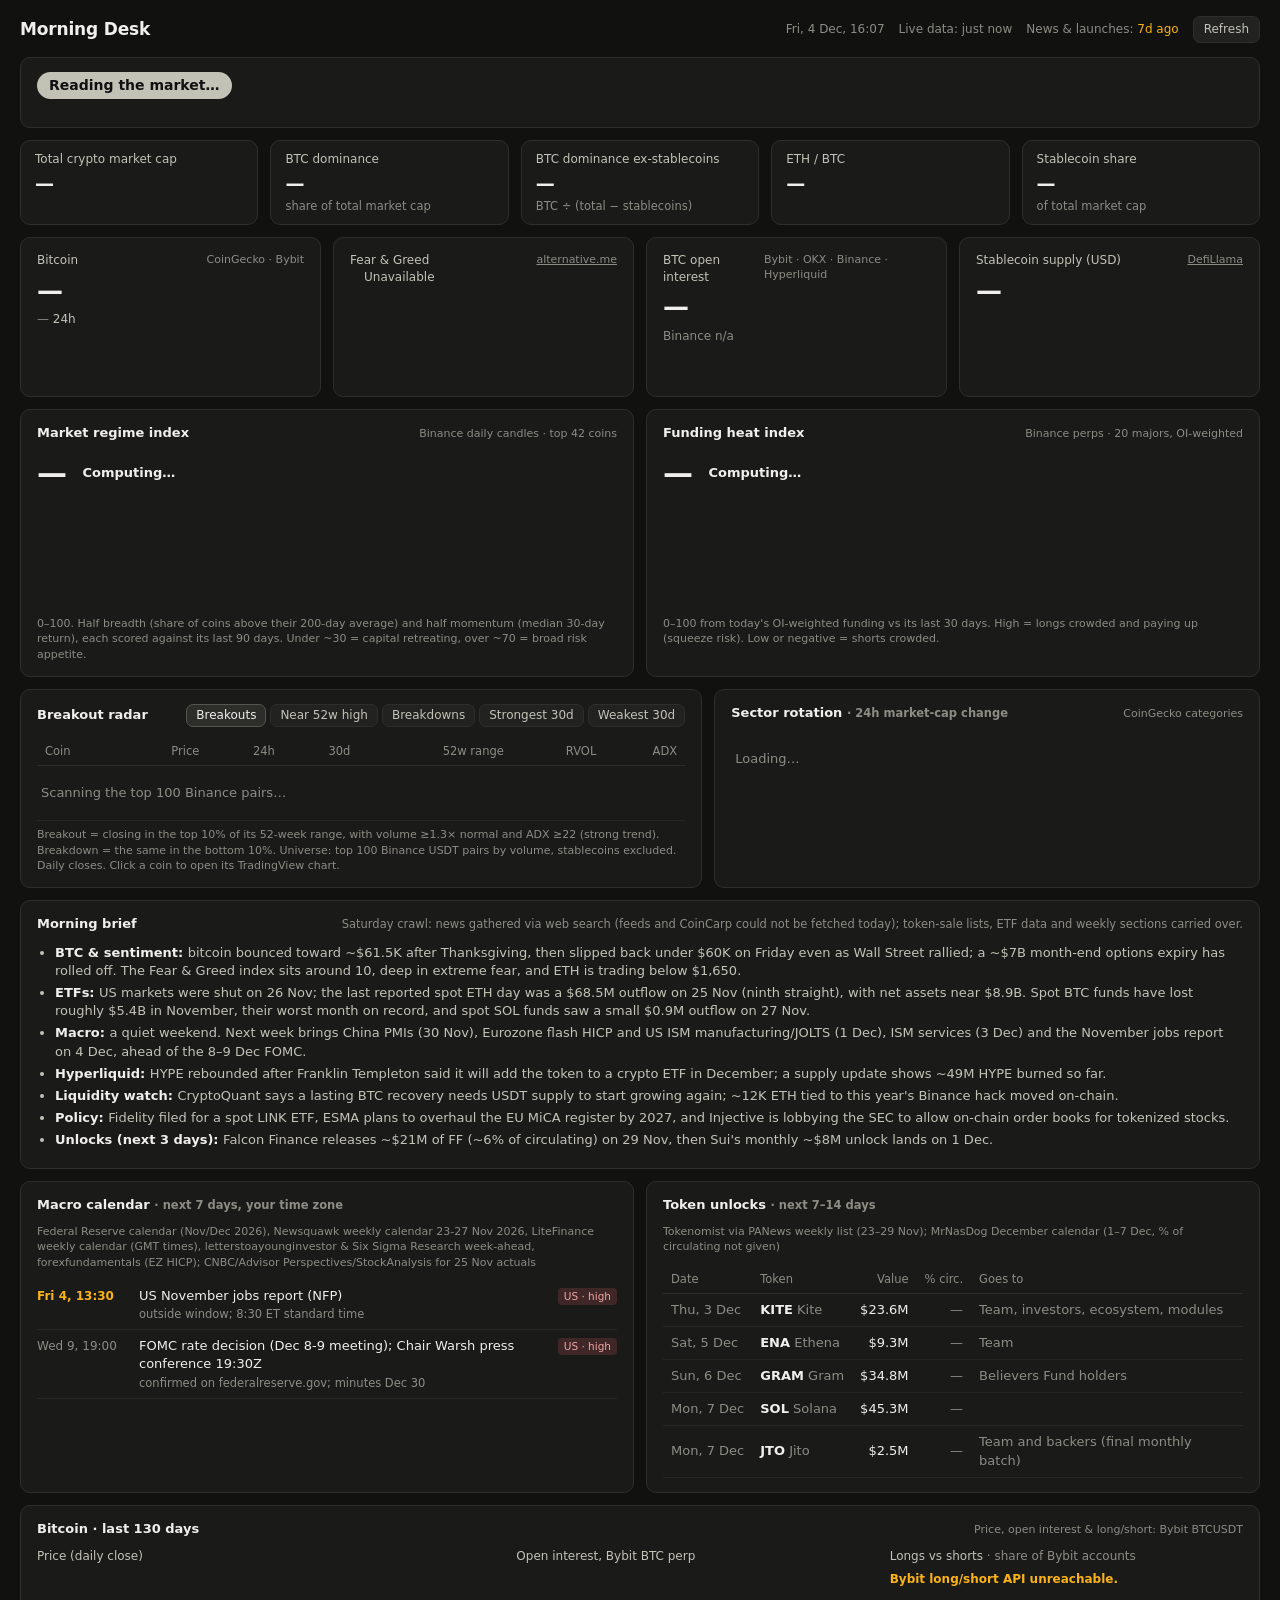
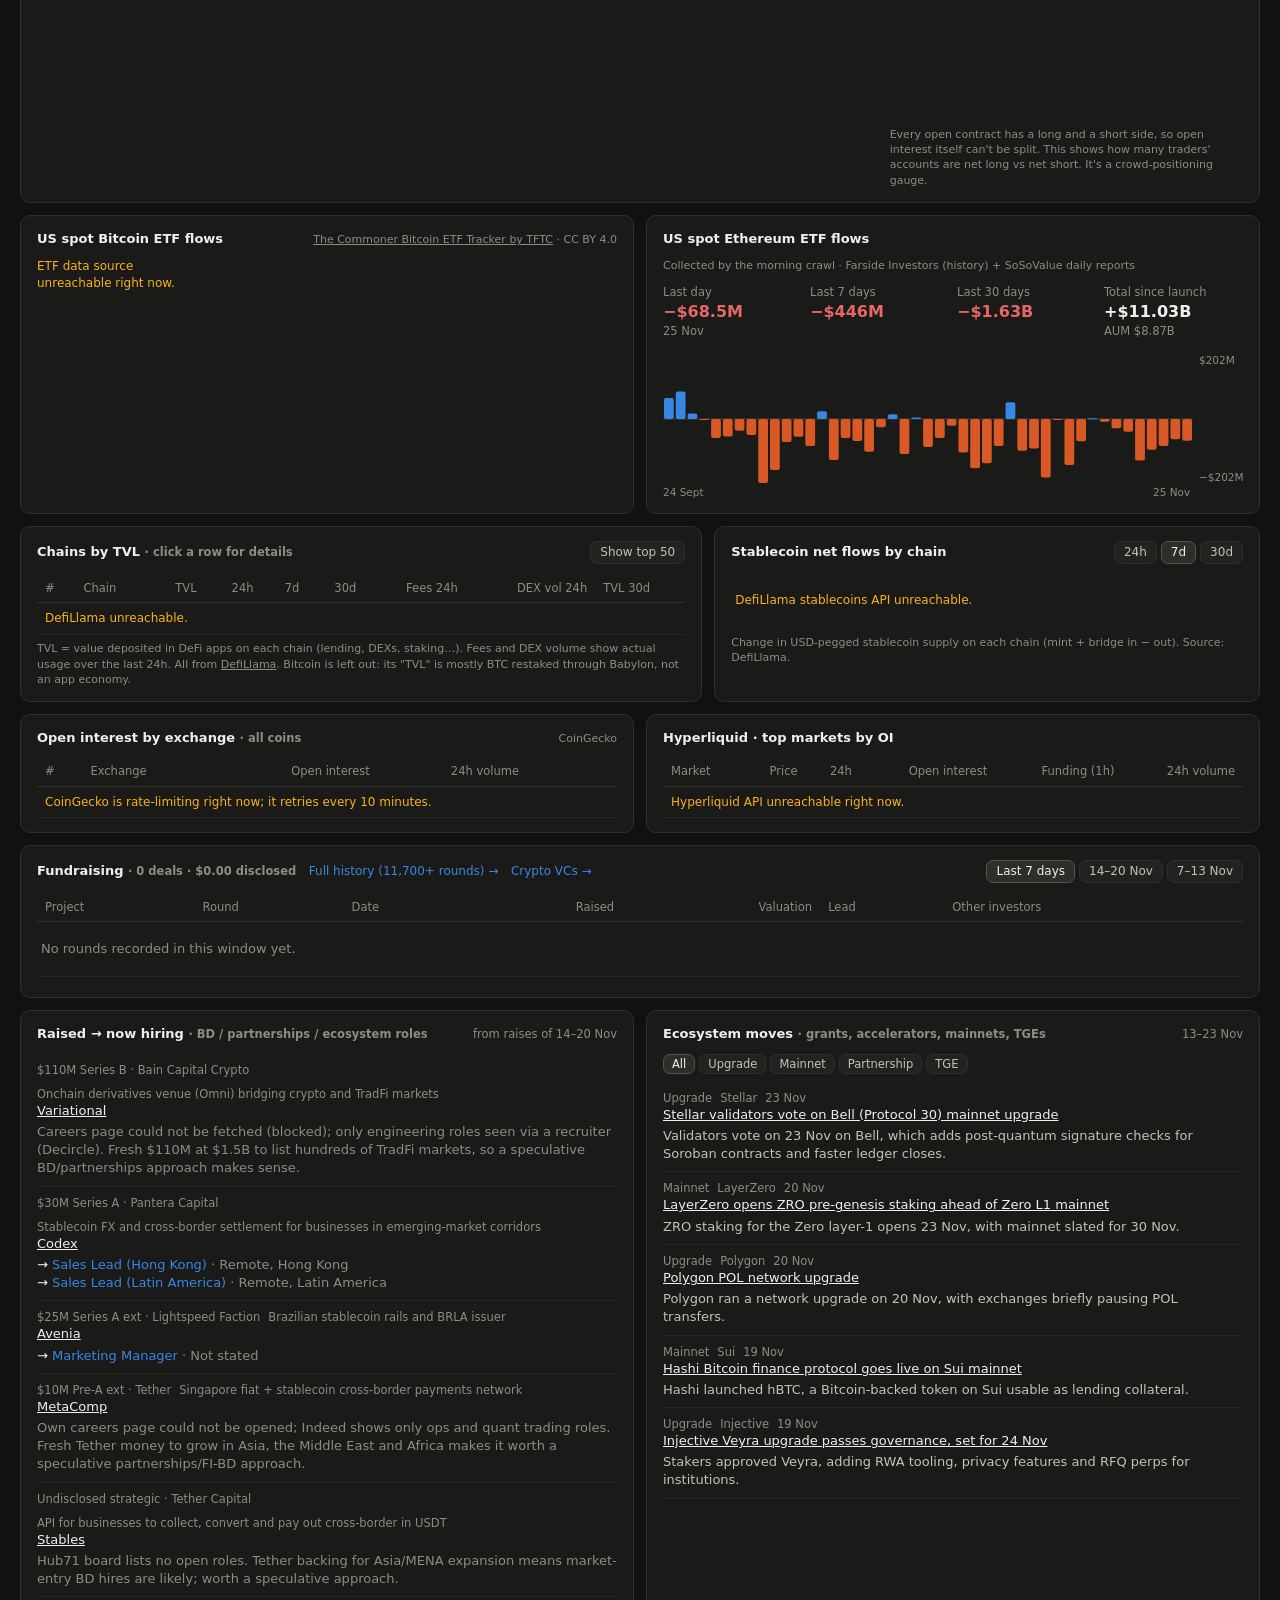
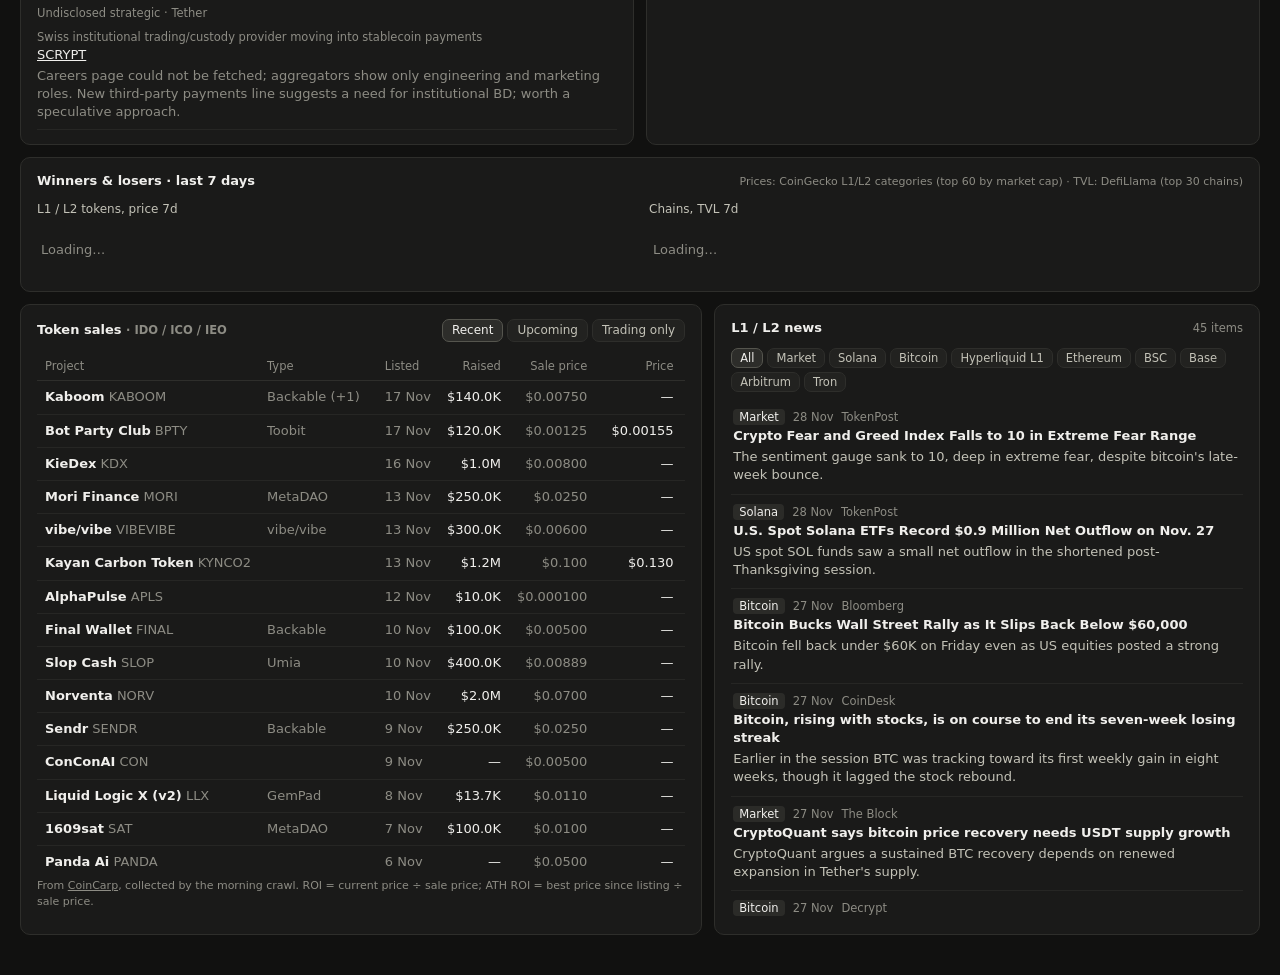
<file: index.html>
<!DOCTYPE html>
<html lang="en">
<head>
<meta charset="utf-8">
<meta name="viewport" content="width=device-width, initial-scale=1">
<title>Morning Desk · Crypto</title>
<style>
  :root {
    color-scheme: dark;
    --bg: #111110;
    --surface-1: #1a1a19;
    --surface-2: #222220;
    --line: #2e2e2b;
    --text-primary: #f0efec;
    --text-secondary: #c3c2b7;
    --text-muted: #8d8c84;
    --series-1: #3987e5;
    --series-2: #d95926;
    --up: #2fbf55;
    --down: #e66767;
    --warn: #fab219;
    --radius: 10px;
    font-family: -apple-system, BlinkMacSystemFont, "SF Pro Text", Inter, system-ui, sans-serif;
  }
  * { box-sizing: border-box; }
  body { margin: 0; background: var(--bg); color: var(--text-primary); font-size: 13px; line-height: 1.4; }
  a { color: inherit; }
  .num { font-variant-numeric: tabular-nums; }
  .wrap { max-width: 1480px; margin: 0 auto; padding: 16px 20px 40px; }
  header.top { display: flex; align-items: center; justify-content: space-between; gap: 12px; flex-wrap: wrap; margin-bottom: 14px; }
  header.top h1 { font-size: 17px; margin: 0; font-weight: 650; letter-spacing: -0.01em; }
  header.top .meta { color: var(--text-muted); font-size: 12px; display: flex; gap: 14px; align-items: center; flex-wrap: wrap; }
  button { font: inherit; color: var(--text-secondary); background: var(--surface-2); border: 1px solid var(--line); border-radius: 7px; padding: 4px 10px; cursor: pointer; }
  button:hover { color: var(--text-primary); border-color: #45453f; }
  button.on { color: var(--text-primary); background: #2d2d2a; border-color: #55554e; }

  .grid { display: grid; gap: 12px; }
  .kpis { grid-template-columns: repeat(4, minmax(0, 1fr)); }
  .two { grid-template-columns: minmax(0, 1.25fr) minmax(0, 1fr); }
  .two-even { grid-template-columns: minmax(0, 1fr) minmax(0, 1fr); }
  .three { grid-template-columns: minmax(0, 1.3fr) minmax(0, 1fr) minmax(0, 1fr); gap: 20px; }
  .mini-h { color: var(--text-secondary); font-size: 12px; margin-bottom: 6px; }
  .chart { height: 170px; }
  .ls-now { display: flex; height: 22px; border-radius: 5px; overflow: hidden; margin: 2px 0 10px; font-size: 11.5px; font-weight: 600; }
  .ls-now div { display: flex; align-items: center; padding: 0 8px; white-space: nowrap; color: #fff; }
  .verdict { display: flex; align-items: center; gap: 14px; flex-wrap: wrap; padding: 12px 16px; }
  .verdict .badge { font-weight: 700; font-size: 14px; padding: 4px 12px; border-radius: 999px; color: #111; white-space: nowrap; }
  .verdict .why { color: var(--text-secondary); font-size: 12.5px; flex: 1 1 400px; }
  .verdict .delta { color: var(--text-muted); font-size: 12px; width: 100%; }
  .mstrip { display: grid; grid-template-columns: repeat(5, minmax(0,1fr)); gap: 12px; }
  @media (max-width: 1100px) { .mstrip { grid-template-columns: repeat(2, minmax(0,1fr)); } }
  .mstrip .card { padding: 10px 14px; }
  .mstrip .l { color: var(--text-secondary); font-size: 12px; }
  .mstrip .v { font-size: 19px; font-weight: 650; margin-top: 2px; }
  .mstrip .s { font-size: 11.5px; color: var(--text-muted); margin-top: 1px; }
  .cal-item { display: grid; grid-template-columns: 92px 1fr auto; gap: 10px; padding: 7px 0; border-bottom: 1px solid #262624; align-items: baseline; }
  .cal-item .when { color: var(--text-muted); font-size: 12px; }
  .cal-item .what { color: var(--text-primary); }
  .cal-item .what small { display: block; color: var(--text-muted); font-size: 11.5px; margin-top: 1px; }
  .imp { font-size: 10.5px; padding: 1px 6px; border-radius: 4px; background: #2b2b28; color: var(--text-secondary); white-space: nowrap; }
  .imp.high { background: rgba(230,103,103,.18); color: #f0a3a3; }
  .today { color: var(--warn) !important; font-weight: 600; }
  .mover-grid { display: grid; grid-template-columns: repeat(2, minmax(0,1fr)); gap: 18px; }
  @media (max-width: 700px) { .mover-grid { grid-template-columns: minmax(0,1fr); } }
  .mover { display: grid; grid-template-columns: 1fr auto; padding: 4px 0; border-bottom: 1px solid #262624; }
  .eco-item { padding: 8px 0; border-bottom: 1px solid #262624; }
  .eco-item .nh { font-size: 11.5px; color: var(--text-muted); display: flex; gap: 8px; flex-wrap: wrap; }
  .idx { display: flex; gap: 16px; align-items: center; flex-wrap: wrap; }
  .idx .big { font-size: 30px; font-weight: 700; letter-spacing: -0.02em; }
  .idx .state { font-weight: 600; }
  .idx .facts { color: var(--text-secondary); font-size: 12px; display: grid; grid-template-columns: auto auto; gap: 2px 12px; }
  .sector-row { display: grid; grid-template-columns: 170px 1fr 70px 80px; gap: 8px; align-items: center; padding: 3px 0; }
  .sector-row .nm { color: var(--text-secondary); overflow: hidden; text-overflow: ellipsis; white-space: nowrap; }
  .etf-stats { display: grid; grid-template-columns: repeat(4, minmax(0,1fr)); gap: 8px; margin-bottom: 10px; }
  .etf-stats .l { color: var(--text-muted); font-size: 11.5px; }
  .etf-stats .v { font-size: 16px; font-weight: 600; margin-top: 1px; }
  @media (max-width: 1100px) { .three { grid-template-columns: minmax(0,1fr); } .kpis { grid-template-columns: repeat(2, minmax(0, 1fr)); } .two, .two-even { grid-template-columns: minmax(0, 1fr); } }
  @media (max-width: 560px) { .kpis { grid-template-columns: minmax(0, 1fr); } }
  section.card { background: var(--surface-1); border: 1px solid var(--line); border-radius: var(--radius); padding: 14px 16px; min-width: 0; }
  .row { margin-top: 12px; }
  .card-h { display: flex; align-items: baseline; justify-content: space-between; gap: 10px; margin-bottom: 10px; flex-wrap: wrap; }
  .card-h h2 { font-size: 13px; margin: 0; font-weight: 600; color: var(--text-primary); }
  .card-h .sub { color: var(--text-muted); font-size: 11.5px; }
  .tabs { display: flex; gap: 4px; flex-wrap: wrap; }
  .tabs button { padding: 2px 9px; font-size: 12px; }

  .kpi .label { color: var(--text-secondary); font-size: 12px; display: flex; justify-content: space-between; gap: 8px; }
  .kpi .big { font-size: 26px; font-weight: 650; letter-spacing: -0.02em; margin: 4px 0 2px; }
  .kpi .line2 { color: var(--text-secondary); font-size: 12px; display: flex; gap: 10px; flex-wrap: wrap; }
  .kpi .spark { height: 46px; margin-top: 8px; }
  .up { color: var(--up); } .down { color: var(--down); } .muted { color: var(--text-muted); }
  .src { color: var(--text-muted); font-size: 11px; }
  .src a { color: var(--text-muted); }

  table { width: 100%; border-collapse: collapse; }
  th { text-align: left; font-weight: 500; color: var(--text-muted); font-size: 11.5px; padding: 6px 8px; border-bottom: 1px solid var(--line); position: sticky; top: 0; background: var(--surface-1); z-index: 1; white-space: nowrap; }
  td { padding: 7px 8px; border-bottom: 1px solid #262624; white-space: nowrap; }
  th.r, td.r { text-align: right; }
  tbody tr.click { cursor: pointer; }
  tbody tr.click:hover { background: #24241f; }
  .scroll { max-height: 470px; overflow: auto; }
  .tag { display: inline-block; font-size: 10.5px; padding: 1px 6px; border-radius: 4px; background: #2b2b28; color: var(--text-secondary); margin-left: 6px; }
  .rank { color: var(--text-muted); width: 22px; }
  .bar-cell { width: 90px; }
  .minibar { height: 6px; border-radius: 3px; background: var(--series-1); }

  .gauge-wrap { display: flex; align-items: center; gap: 14px; }
  .fg-hist { display: grid; grid-template-columns: auto auto; gap: 2px 10px; font-size: 12px; color: var(--text-secondary); }

  .brief ul { margin: 0; padding-left: 18px; }
  .brief li { margin: 4px 0; color: var(--text-secondary); }
  .brief li b { color: var(--text-primary); font-weight: 600; }

  .flows .fl-row { display: grid; grid-template-columns: 96px 1fr 78px; align-items: center; gap: 8px; padding: 3px 0; }
  .flows .fl-name { color: var(--text-secondary); overflow: hidden; text-overflow: ellipsis; white-space: nowrap; }
  .flows .fl-track { position: relative; height: 14px; }
  .flows .fl-mid { position: absolute; left: 50%; top: -2px; bottom: -2px; width: 1px; background: #44443f; }
  .flows .fl-bar { position: absolute; top: 2px; height: 10px; border-radius: 3px; }

  .news-list { max-height: 520px; overflow: auto; }
  .news-item { padding: 9px 2px; border-bottom: 1px solid #262624; }
  .news-item .nh { display: flex; gap: 8px; align-items: baseline; font-size: 11.5px; color: var(--text-muted); margin-bottom: 2px; flex-wrap: wrap; }
  .news-item .chip { color: var(--text-primary); background: #2b2b28; border-radius: 4px; padding: 0 6px; }
  .news-item .title { font-weight: 600; color: var(--text-primary); text-decoration: none; }
  .news-item .title:hover { text-decoration: underline; }
  .news-item p { margin: 3px 0 0; color: var(--text-secondary); }
  .chips { display: flex; gap: 4px; flex-wrap: wrap; margin-bottom: 8px; }
  .chips button { font-size: 11.5px; padding: 1px 8px; }

  .empty { color: var(--text-muted); padding: 18px 4px; }
  .err { color: var(--warn); font-size: 12px; }

  #tip { position: fixed; pointer-events: none; background: #2a2a27; border: 1px solid #45453f; border-radius: 6px; padding: 5px 8px; font-size: 12px; color: var(--text-primary); z-index: 50; display: none; white-space: nowrap; box-shadow: 0 4px 14px rgba(0,0,0,.4); }
  #tip .t { color: var(--text-muted); font-size: 11px; }

  /* drawer */
  #drawer-bg { position: fixed; inset: 0; background: rgba(0,0,0,.45); display: none; z-index: 30; }
  #drawer { position: fixed; top: 0; right: 0; bottom: 0; width: min(560px, 100vw); background: var(--surface-1); border-left: 1px solid var(--line); z-index: 31; transform: translateX(100%); transition: transform .18s ease; overflow: auto; padding: 18px 20px 40px; }
  #drawer.open { transform: none; }
  #drawer h3 { margin: 0; font-size: 20px; }
  .dstats { display: grid; grid-template-columns: repeat(3, minmax(0,1fr)); gap: 10px; margin: 14px 0; }
  .dstat { background: var(--surface-2); border-radius: 8px; padding: 8px 10px; }
  .dstat .l { color: var(--text-muted); font-size: 11.5px; }
  .dstat .v { font-size: 16px; font-weight: 600; margin-top: 2px; }
  .dsec { margin-top: 18px; }
  .dsec h4 { margin: 0 0 8px; font-size: 12.5px; color: var(--text-secondary); font-weight: 600; }
  .links a { display: inline-block; margin: 0 12px 6px 0; color: var(--series-1); text-decoration: none; }
  .links a:hover { text-decoration: underline; }
  svg text { fill: var(--text-muted); font-size: 10.5px; }
</style>
<link rel="icon" type="image/svg+xml" href="favicon.svg">
<script src="btc-live.js" defer></script>
</head>
<body>
<div class="wrap">
  <header class="top">
    <h1>Morning Desk</h1>
    <div class="meta">
      <span id="clock" class="num"></span>
      <span>Live data: <span id="live-at">loading…</span></span>
      <span>News &amp; launches: <span id="intel-at">—</span></span>
      <button id="refresh">Refresh</button>
    </div>
  </header>

  <!-- Verdict -->
  <section class="card verdict" id="verdict">
    <span class="badge" id="v-badge" style="background:#c3c2b7">Reading the market…</span>
    <span class="why" id="v-why"></span>
    <span class="delta" id="v-delta"></span>
  </section>

  <!-- Market structure -->
  <div class="mstrip row" id="mstrip">
    <section class="card"><div class="l">Total crypto market cap</div><div class="v num" id="m-mcap">—</div><div class="s" id="m-mcap-s"></div></section>
    <section class="card"><div class="l">BTC dominance</div><div class="v num" id="m-dom">—</div><div class="s">share of total market cap</div></section>
    <section class="card"><div class="l">BTC dominance ex-stablecoins</div><div class="v num" id="m-domx">—</div><div class="s">BTC ÷ (total − stablecoins)</div></section>
    <section class="card"><div class="l">ETH / BTC</div><div class="v num" id="m-ethbtc">—</div><div class="s" id="m-ethbtc-s"></div></section>
    <section class="card"><div class="l">Stablecoin share</div><div class="v num" id="m-stshare">—</div><div class="s">of total market cap</div></section>
  </div>

  <!-- KPI strip -->
  <div class="grid kpis row">
    <section class="card kpi" id="k-btc">
      <div class="label"><span>Bitcoin</span><span class="src">CoinGecko · Bybit</span></div>
      <div class="big num" id="btc-price">—</div>
      <div class="line2"><span id="btc-24h">—</span><span id="btc-7d" class="muted"></span></div>
      <div class="spark" id="btc-spark"></div>
    </section>
    <section class="card kpi" id="k-fg">
      <div class="label"><span>Fear &amp; Greed</span><span class="src"><a href="https://alternative.me/crypto/fear-and-greed-index/" target="_blank" rel="noopener">alternative.me</a></span></div>
      <div class="gauge-wrap">
        <div id="fg-gauge"></div>
        <div class="fg-hist num" id="fg-hist"></div>
      </div>
      <div class="spark" id="fg-spark"></div>
    </section>
    <section class="card kpi" id="k-oi">
      <div class="label"><span>BTC open interest</span><span class="src">Bybit · OKX · Binance · Hyperliquid</span></div>
      <div class="big num" id="oi-total">—</div>
      <div class="line2" id="oi-break"></div>
      <div class="line2" id="oi-funding" style="margin-top:6px"></div>
    </section>
    <section class="card kpi" id="k-stable">
      <div class="label"><span>Stablecoin supply (USD)</span><span class="src"><a href="https://defillama.com/stablecoins" target="_blank" rel="noopener">DefiLlama</a></span></div>
      <div class="big num" id="st-total">—</div>
      <div class="line2 num" id="st-chg"></div>
      <div class="spark" id="st-spark"></div>
    </section>
  </div>

  <!-- Momentum & positioning (own versions of regime / funding heat) -->
  <div class="grid two-even row">
    <section class="card" id="regime">
      <div class="card-h"><h2>Market regime index</h2><span class="src">Binance daily candles · top 42 coins</span></div>
      <div class="idx"><div class="big num" id="rg-heat">—</div><div><div class="state" id="rg-state">Computing…</div><div class="facts num" id="rg-facts"></div></div></div>
      <div class="chart" id="rg-chart" style="height:110px;margin-top:8px"></div>
      <div class="src" style="margin-top:4px">0–100. Half breadth (share of coins above their 200-day average) and half momentum (median 30-day return), each scored against its last 90 days. Under ~30 = capital retreating, over ~70 = broad risk appetite.</div>
    </section>
    <section class="card" id="fheat">
      <div class="card-h"><h2>Funding heat index</h2><span class="src">Binance perps · 20 majors, OI-weighted</span></div>
      <div class="idx"><div class="big num" id="fh-heat">—</div><div><div class="state" id="fh-state">Computing…</div><div class="facts num" id="fh-facts"></div></div></div>
      <div class="chart" id="fh-chart" style="height:110px;margin-top:8px"></div>
      <div class="src" style="margin-top:4px">0–100 from today's OI-weighted funding vs its last 30 days. High = longs crowded and paying up (squeeze risk). Low or negative = shorts crowded.</div>
    </section>
  </div>

  <!-- Breakout radar + sectors -->
  <div class="grid two row">
    <section class="card" id="radar">
      <div class="card-h"><h2>Breakout radar <span class="sub" id="rd-sub"></span></h2>
        <div class="tabs" id="rd-tabs"><button data-k="up" class="on">Breakouts</button><button data-k="near">Near 52w high</button><button data-k="down">Breakdowns</button><button data-k="rs">Strongest 30d</button><button data-k="weak">Weakest 30d</button></div></div>
      <div class="scroll" style="max-height:400px"><table>
        <thead><tr><th>Coin</th><th class="r">Price</th><th class="r">24h</th><th class="r">30d</th><th class="r" title="Where the close sits in its 52-week range: 0% = at the low, 100% = at the high">52w range</th><th class="r" title="Yesterday's volume ÷ 20-day average">RVOL</th><th class="r" title="Trend strength (ADX 14)">ADX</th></tr></thead>
        <tbody id="rd-body"><tr><td colspan="7" class="empty">Scanning the top 100 Binance pairs…</td></tr></tbody>
      </table></div>
      <div class="src" style="margin-top:6px">Breakout = closing in the top 10% of its 52-week range, with volume ≥1.3× normal and ADX ≥22 (strong trend). Breakdown = the same in the bottom 10%. Universe: top 100 Binance USDT pairs by volume, stablecoins excluded. Daily closes. Click a coin to open its TradingView chart.</div>
    </section>
    <section class="card" id="sectors">
      <div class="card-h"><h2>Sector rotation <span class="sub">· 24h market-cap change</span></h2><span class="src">CoinGecko categories</span></div>
      <div id="sec-body" class="empty">Loading…</div>
    </section>
  </div>

  <!-- Brief -->
  <section class="card row brief" id="brief">
    <div class="card-h"><h2>Morning brief</h2><span class="sub" id="brief-sub"></span></div>
    <div id="brief-body" class="empty">Waiting for the morning crawl…</div>
  </section>

  <!-- Macro + Unlocks -->
  <div class="grid two-even row">
    <section class="card" id="macro">
      <div class="card-h"><h2>Macro calendar <span class="sub">· next 7 days, your time zone</span></h2><span class="src" id="macro-src"></span></div>
      <div id="macro-body" class="empty">Waiting for the morning crawl…</div>
    </section>
    <section class="card" id="unlocks">
      <div class="card-h"><h2>Token unlocks <span class="sub">· next 7–14 days</span></h2><span class="src" id="unl-src"></span></div>
      <div class="scroll" style="max-height:330px"><table>
        <thead><tr><th>Date</th><th>Token</th><th class="r">Value</th><th class="r" title="Share of circulating supply">% circ.</th><th>Goes to</th></tr></thead>
        <tbody id="unl-body"><tr><td colspan="5" class="empty">Waiting for the morning crawl…</td></tr></tbody>
      </table></div>
    </section>
  </div>

  <!-- Bitcoin deep-dive -->
  <section class="card row" id="btc">
    <div class="card-h"><h2>Bitcoin · last 130 days</h2><span class="src">Price, open interest &amp; long/short: Bybit BTCUSDT</span></div>
    <div class="grid three">
      <div><div class="mini-h">Price (daily close)</div><div class="chart" id="btc-130"></div></div>
      <div><div class="mini-h">Open interest, Bybit BTC perp <span class="muted" id="btc-oi-now"></span></div><div class="chart" id="btc-oi-130"></div></div>
      <div>
        <div class="mini-h">Longs vs shorts <span class="muted">· share of Bybit accounts</span></div>
        <div class="ls-now" id="ls-now"></div>
        <div class="chart" id="ls-130" style="height:120px"></div>
        <div class="src" style="margin-top:4px">Every open contract has a long and a short side, so open interest itself can't be split. This shows how many traders' accounts are net long vs net short. It's a crowd-positioning gauge.</div>
      </div>
    </div>
  </section>

  <!-- ETF flows -->
  <div class="grid two-even row">
    <section class="card" id="etf-btc">
      <div class="card-h"><h2>US spot Bitcoin ETF flows</h2><span class="src"><a href="https://www.tftc.io/bitcoin-etf-flows" target="_blank" rel="noopener">The Commoner Bitcoin ETF Tracker by TFTC</a> · CC BY 4.0</span></div>
      <div class="etf-stats num" id="etf-btc-stats"><span class="muted">Loading…</span></div>
      <div class="chart" id="etf-btc-bars" style="height:150px"></div>
    </section>
    <section class="card" id="etf-eth">
      <div class="card-h"><h2>US spot Ethereum ETF flows</h2><span class="src" id="etf-eth-src">Collected by the morning crawl</span></div>
      <div class="etf-stats num" id="etf-eth-stats"><span class="muted">Waiting for the morning crawl…</span></div>
      <div class="chart" id="etf-eth-bars" style="height:150px"></div>
    </section>
  </div>

  <!-- Chains + stablecoin flows -->
  <div class="grid two row">
    <section class="card" id="chains">
      <div class="card-h">
        <h2>Chains by TVL <span class="sub">· click a row for details</span></h2>
        <div class="tabs" id="chain-tabs"><button id="chain-more">Show top 50</button></div>
      </div>
      <div class="scroll"><table>
        <thead><tr><th>#</th><th>Chain</th><th class="r" title="Value locked in DeFi protocols on the chain">TVL</th><th class="r">24h</th><th class="r">7d</th><th class="r">30d</th><th class="r" title="Fees paid to apps on this chain, last 24h (DefiLlama)">Fees 24h</th><th class="r" title="DEX trading volume on this chain, last 24h (DefiLlama)">DEX vol 24h</th><th class="bar-cell">TVL 30d</th></tr></thead>
        <tbody id="chain-body"><tr><td colspan="9" class="empty">Loading…</td></tr></tbody>
      </table></div>
      <div class="src" style="margin-top:6px">TVL = value deposited in DeFi apps on each chain (lending, DEXs, staking…). Fees and DEX volume show actual usage over the last 24h. All from <a href="https://defillama.com/chains" target="_blank" rel="noopener">DefiLlama</a>. Bitcoin is left out: its "TVL" is mostly BTC restaked through Babylon, not an app economy.</div>
    </section>

    <section class="card flows" id="flows">
      <div class="card-h">
        <h2>Stablecoin net flows by chain</h2>
        <div class="tabs" id="flow-tabs"><button data-k="d">24h</button><button data-k="w" class="on">7d</button><button data-k="m">30d</button></div>
      </div>
      <div id="flow-body" class="empty">Loading…</div>
      <div class="src" style="margin-top:8px">Change in USD-pegged stablecoin supply on each chain (mint + bridge in − out). Source: DefiLlama.</div>
    </section>
  </div>

  <!-- Derivatives -->
  <div class="grid two-even row">
    <section class="card" id="exch">
      <div class="card-h"><h2>Open interest by exchange <span class="sub">· all coins</span></h2><span class="src">CoinGecko</span></div>
      <div class="scroll" style="max-height:360px"><table>
        <thead><tr><th>#</th><th>Exchange</th><th class="r">Open interest</th><th class="r">24h volume</th><th class="bar-cell"></th></tr></thead>
        <tbody id="exch-body"><tr><td colspan="5" class="empty">Loading…</td></tr></tbody>
      </table></div>
    </section>
    <section class="card" id="hl">
      <div class="card-h"><h2>Hyperliquid · top markets by OI</h2><span class="sub" id="hl-total"></span></div>
      <div class="scroll" style="max-height:360px"><table>
        <thead><tr><th>Market</th><th class="r">Price</th><th class="r">24h</th><th class="r">Open interest</th><th class="r">Funding (1h)</th><th class="r">24h volume</th></tr></thead>
        <tbody id="hl-body"><tr><td colspan="6" class="empty">Loading…</td></tr></tbody>
      </table></div>
    </section>
  </div>

  <!-- Fundraising -->
  <section class="card row" id="funding">
    <div class="card-h">
      <h2>Fundraising <span class="sub" id="fund-sum"></span> <a href="funding.html" style="color:var(--series-1);text-decoration:none;font-size:12px;font-weight:500;margin-left:8px">Full history (11,700+ rounds) →</a> <a href="vcs.html" style="color:var(--series-1);text-decoration:none;font-size:12px;font-weight:500;margin-left:8px">Crypto VCs →</a></h2>
      <div class="tabs" id="fund-weeks"></div>
    </div>
    <div class="scroll" style="max-height:520px"><table>
      <thead><tr><th>Project</th><th>Round</th><th>Date</th><th class="r">Raised</th><th class="r" title="Post-money valuation. 'est.' = Claude's estimate from typical dilution for the round type">Valuation</th><th>Lead</th><th>Other investors</th></tr></thead>
      <tbody id="fund-body"><tr><td colspan="7" class="empty">Waiting for the Monday crawl…</td></tr></tbody>
    </table></div>
    <div class="src" style="margin-top:6px" id="fund-src"></div>
  </section>

  <!-- Weekly: raised→hiring + ecosystem -->
  <div class="grid two-even row">
    <section class="card" id="hiring">
      <div class="card-h"><h2>Raised → now hiring <span class="sub">· BD / partnerships / ecosystem roles</span></h2><span class="sub" id="hire-sub"></span></div>
      <div id="hire-body" class="empty">Filled by the Monday crawl…</div>
    </section>
    <section class="card" id="ecosystem">
      <div class="card-h"><h2>Ecosystem moves <span class="sub">· grants, accelerators, mainnets, TGEs</span></h2><span class="sub" id="eco-sub"></span></div>
      <div class="chips" id="eco-chips"></div>
      <div class="news-list" id="eco-body" style="max-height:420px"><div class="empty">Filled by the Monday crawl…</div></div>
    </section>
  </div>

  <!-- Weekly winners / losers -->
  <section class="card row" id="movers">
    <div class="card-h"><h2>Winners &amp; losers · last 7 days</h2><span class="src">Prices: CoinGecko L1/L2 categories (top 60 by market cap) · TVL: DefiLlama (top 30 chains)</span></div>
    <div class="mover-grid">
      <div><div class="mini-h">L1 / L2 tokens, price 7d</div><div class="mover-grid" id="mv-price"><div class="empty">Loading…</div></div></div>
      <div><div class="mini-h">Chains, TVL 7d</div><div class="mover-grid" id="mv-tvl"><div class="empty">Loading…</div></div></div>
    </div>
  </section>

  <!-- Launches + News -->
  <div class="grid two row">
    <section class="card" id="launches">
      <div class="card-h">
        <h2>Token sales <span class="sub">· IDO / ICO / IEO</span></h2>
        <div class="tabs" id="launch-tabs"><button data-k="recent" class="on">Recent</button><button data-k="upcoming">Upcoming</button><button id="traded-only" title="Hide sales whose token isn't trading yet">Trading only</button></div>
      </div>
      <div class="scroll" style="max-height:520px"><table>
        <thead id="launch-head"></thead>
        <tbody id="launch-body"><tr><td class="empty">Waiting for the morning crawl…</td></tr></tbody>
      </table></div>
      <div class="src" style="margin-top:6px" id="launch-src"></div>
    </section>
    <section class="card" id="news">
      <div class="card-h"><h2>L1 / L2 news</h2><span class="sub" id="news-sub"></span></div>
      <div class="chips" id="news-chips"></div>
      <div class="news-list" id="news-body"><div class="empty">Waiting for the morning crawl…</div></div>
    </section>
  </div>
</div>

<div id="tip"></div>
<div id="drawer-bg"></div>
<aside id="drawer" aria-label="Chain details"></aside>

<!-- Written by the morning crawl. Missing is fine. -->
<script src="intel.js"></script>
<script>
(() => {
  const $ = (id) => document.getElementById(id);
  const el = (tag, attrs = {}, ...kids) => {
    const n = document.createElement(tag);
    for (const [k, v] of Object.entries(attrs)) {
      if (k === 'class') n.className = v; else if (k === 'text') n.textContent = v;
      else if (k.startsWith('on')) n.addEventListener(k.slice(2), v); else n.setAttribute(k, v);
    }
    for (const k of kids) if (k != null) n.append(k.nodeType ? k : document.createTextNode(k));
    return n;
  };
  const store = { get(k, d) { try { const v = localStorage.getItem('md.' + k); return v == null ? d : JSON.parse(v); } catch { return d; } },
                  set(k, v) { try { localStorage.setItem('md.' + k, JSON.stringify(v)); } catch {} } };

  // ---------- formatting ----------
  const usd = (v, d) => {
    if (v == null || !isFinite(v)) return '—';
    const a = Math.abs(v), s = v < 0 ? '−' : '';
    if (a >= 1e12) return s + '$' + (a / 1e12).toFixed(2) + 'T';
    if (a >= 1e9) return s + '$' + (a / 1e9).toFixed(a >= 1e11 ? 1 : 2) + 'B';
    if (a >= 1e6) return s + '$' + (a / 1e6).toFixed(a >= 1e8 ? 0 : 1) + 'M';
    if (a >= 1e3) return s + '$' + (a / 1e3).toFixed(1) + 'K';
    return s + '$' + a.toFixed(d ?? 2);
  };
  const price = (v) => {
    if (v == null || !isFinite(v)) return '—';
    if (v >= 1000) return '$' + v.toLocaleString('en-US', { maximumFractionDigits: 0 });
    if (v >= 1) return '$' + v.toLocaleString('en-US', { maximumFractionDigits: 2 });
    return '$' + v.toPrecision(3);
  };
  const pct = (v, d = 1) => (v == null || !isFinite(v)) ? '—' : (v > 0 ? '▲ ' : v < 0 ? '▼ ' : '') + Math.abs(v).toFixed(d) + '%';
  const pctEl = (v, d) => el('span', { class: 'num ' + (v > 0 ? 'up' : v < 0 ? 'down' : 'muted'), text: pct(v, d) });
  const signedUsd = (v) => (v > 0 ? '+' : '') + usd(v);
  const ago = (ms) => { const m = Math.round((Date.now() - ms) / 60000); if (m < 1) return 'just now'; if (m < 60) return m + ' min ago'; const h = Math.round(m / 60); if (h < 36) return h + 'h ago'; return Math.round(h / 24) + 'd ago'; };
  const dateStr = (t) => new Date(t).toLocaleDateString('en-GB', { day: 'numeric', month: 'short' });

  const getJSON = async (url, opts) => {
    const ctl = new AbortController(); const to = setTimeout(() => ctl.abort(), 20000);
    try { const r = await fetch(url, { ...opts, signal: ctl.signal }); if (!r.ok) throw new Error('HTTP ' + r.status); return await r.json(); }
    finally { clearTimeout(to); }
  };
  const safe = async (p) => { try { return await p; } catch (e) { console.warn(e); return null; } };

  // ---------- tooltip ----------
  const tip = $('tip');
  const showTip = (x, y, html) => { tip.replaceChildren(...html); tip.style.display = 'block';
    const r = tip.getBoundingClientRect(); let L = x + 14, T = y - r.height - 10;
    if (L + r.width > innerWidth - 6) L = x - r.width - 14; if (T < 6) T = y + 16; tip.style.left = L + 'px'; tip.style.top = T + 'px'; };
  const hideTip = () => { tip.style.display = 'none'; };

  // ---------- line chart (single series, crosshair tooltip) ----------
  function lineChart(host, pts, { fmt = usd, color = 'var(--series-1)', height, axis = false, tfmt = (t) => new Date(t).toLocaleString('en-GB', { day: 'numeric', month: 'short', hour: '2-digit', minute: '2-digit' }) } = {}) {
    host.replaceChildren();
    if (!pts || pts.length < 2) return;
    const W = host.clientWidth || 300, H = height || host.clientHeight || 46, pl = 0, pr = axis ? 60 : 0, pt = 4, pb = axis ? 16 : 4;
    const xs = pts.map(p => p.t), ys = pts.map(p => p.v);
    const x0 = Math.min(...xs), x1 = Math.max(...xs); let y0 = Math.min(...ys), y1 = Math.max(...ys); if (y0 === y1) { y0 -= 1; y1 += 1; }
    const X = (t) => pl + (t - x0) / (x1 - x0) * (W - pl - pr), Y = (v) => pt + (1 - (v - y0) / (y1 - y0)) * (H - pt - pb);
    const ns = 'http://www.w3.org/2000/svg';
    const svg = document.createElementNS(ns, 'svg'); svg.setAttribute('width', W); svg.setAttribute('height', H); svg.style.display = 'block';
    const d = pts.map((p, i) => (i ? 'L' : 'M') + X(p.t).toFixed(1) + ' ' + Y(p.v).toFixed(1)).join(' ');
    const area = document.createElementNS(ns, 'path'); area.setAttribute('d', d + ` L${X(x1)} ${H - pb} L${X(x0)} ${H - pb} Z`); area.setAttribute('fill', color); area.setAttribute('opacity', '0.09');
    const path = document.createElementNS(ns, 'path'); path.setAttribute('d', d); path.setAttribute('fill', 'none'); path.setAttribute('stroke', color); path.setAttribute('stroke-width', '2'); path.setAttribute('stroke-linejoin', 'round');
    svg.append(area, path);
    if (axis) {
      for (const v of [y0, (y0 + y1) / 2, y1]) { const tx = document.createElementNS(ns, 'text'); tx.setAttribute('x', W - pr + 6); tx.setAttribute('y', Y(v) + 3); tx.textContent = fmt(v); svg.append(tx);
        const gl = document.createElementNS(ns, 'line'); gl.setAttribute('x1', pl); gl.setAttribute('x2', W - pr); gl.setAttribute('y1', Y(v)); gl.setAttribute('y2', Y(v)); gl.setAttribute('stroke', '#2e2e2b'); svg.insertBefore(gl, area); }
      for (const t of [x0, x1]) { const tx = document.createElementNS(ns, 'text'); tx.setAttribute('x', t === x0 ? X(t) : X(t) - 40); tx.setAttribute('y', H - 3); tx.textContent = dateStr(t); svg.append(tx); }
    }
    const cross = document.createElementNS(ns, 'line'); cross.setAttribute('y1', pt); cross.setAttribute('y2', H - pb); cross.setAttribute('stroke', '#6b6b64'); cross.style.display = 'none';
    const dot = document.createElementNS(ns, 'circle'); dot.setAttribute('r', 4); dot.setAttribute('fill', color); dot.setAttribute('stroke', 'var(--surface-1)'); dot.setAttribute('stroke-width', 2); dot.style.display = 'none';
    svg.append(cross, dot);
    svg.addEventListener('mousemove', (e) => {
      const rect = svg.getBoundingClientRect(); const mx = e.clientX - rect.left; const t = x0 + (mx - pl) / (W - pl - pr) * (x1 - x0);
      let best = pts[0]; for (const p of pts) if (Math.abs(p.t - t) < Math.abs(best.t - t)) best = p;
      cross.setAttribute('x1', X(best.t)); cross.setAttribute('x2', X(best.t)); cross.style.display = ''; dot.setAttribute('cx', X(best.t)); dot.setAttribute('cy', Y(best.v)); dot.style.display = '';
      showTip(e.clientX, e.clientY, [el('div', { class: 'num', text: fmt(best.v) }), el('div', { class: 't', text: tfmt(best.t) })]);
    });
    svg.addEventListener('mouseleave', () => { cross.style.display = dot.style.display = 'none'; hideTip(); });
    host.append(svg);
  }

  // ---------- state ----------
  const S = { btc: null, chains: [], hist: {}, stableChains: {}, hl: null, cgExch: null, fees: null, dexs: null, sig: {} };

  // ---------- BTC ----------
  window.__pctEl = (v, d) => pctEl(v, d);
  async function loadBTC() {
    const [by, kl] = await Promise.all([
      safe(getJSON('https://api.bybit.com/v5/market/tickers?category=spot&symbol=BTCUSDT')),
      safe(getJSON('https://api.bybit.com/v5/market/kline?category=spot&symbol=BTCUSDT&interval=60&limit=168')),
    ]);
    let p = null, ch = null;
    const t = by?.result?.list?.[0];
    if (t) { p = +t.lastPrice; ch = +t.price24hPcnt * 100; }
    if (p == null) { const cg = await safe(getJSON('https://api.coingecko.com/api/v3/simple/price?ids=bitcoin&vs_currencies=usd&include_24hr_change=true')); if (cg?.bitcoin) { p = cg.bitcoin.usd; ch = cg.bitcoin.usd_24h_change; } }
    S.sig.btc = p; S.sig.btc24 = ch;
    const L = window.__btcLive; if (L && Date.now() - L.at < 15000) { p = L.price; ch = L.ch24; S.sig.btc = p; S.sig.btc24 = ch; }
    S.btc = p;
    if (!(L && Date.now() - L.at < 15000)) { $('btc-price').textContent = price(p); $('btc-24h').replaceChildren(pctEl(ch, 2), ' 24h'); }
    const pts = (kl?.result?.list || []).map(r => ({ t: +r[0], v: +r[4] })).reverse();
    if (pts.length > 1) { const c7 = (pts.at(-1).v / pts[0].v - 1) * 100; S.sig.btc7 = c7; $('btc-7d').replaceChildren(pctEl(c7, 1), ' 7d'); }
    lineChart($('btc-spark'), pts, { fmt: price });
  }

  // ---------- Fear & Greed ----------
  function gauge(v) {
    const ns = 'http://www.w3.org/2000/svg', W = 96, H = 58, cx = 48, cy = 50, r = 40;
    const svg = document.createElementNS(ns, 'svg'); svg.setAttribute('width', W); svg.setAttribute('height', H);
    const arc = (a0, a1, col, w) => { const p = document.createElementNS(ns, 'path'); const pt = (a) => [cx - r * Math.cos(a), cy - r * Math.sin(a)];
      const [xa, ya] = pt(a0), [xb, yb] = pt(a1); p.setAttribute('d', `M${xa} ${ya} A${r} ${r} 0 0 1 ${xb} ${yb}`); p.setAttribute('stroke', col); p.setAttribute('stroke-width', w); p.setAttribute('fill', 'none'); p.setAttribute('stroke-linecap', 'round'); return p; };
    svg.append(arc(0.05, Math.PI - 0.05, '#2e2e2b', 8));
    const col = v < 25 ? 'var(--down)' : v < 45 ? '#ec835a' : v <= 55 ? '#c3c2b7' : v < 75 ? '#7fcf6b' : 'var(--up)';
    svg.append(arc(0.05, 0.05 + (Math.PI - 0.1) * v / 100, col, 8));
    const tx = document.createElementNS(ns, 'text'); tx.setAttribute('x', cx); tx.setAttribute('y', cy - 6); tx.setAttribute('text-anchor', 'middle'); tx.style.cssText = 'font-size:22px;font-weight:650;fill:var(--text-primary)'; tx.textContent = v;
    svg.append(tx); return svg;
  }
  async function loadFG() {
    const j = await safe(getJSON('https://api.alternative.me/fng/?limit=31'));
    const d = j?.data; if (!d?.length) { $('fg-hist').textContent = 'Unavailable'; return; }
    const g = $('fg-gauge'); g.replaceChildren(gauge(+d[0].value)); S.sig.fg = +d[0].value; S.sig.fgLabel = d[0].value_classification;
    const label = el('div', { style: 'grid-column:1/-1;color:var(--text-primary);font-weight:600;margin-bottom:2px', text: d[0].value_classification });
    const row = (n, i) => d[i] ? [el('span', { class: 'muted', text: n }), el('span', { text: d[i].value + ' · ' + d[i].value_classification })] : [];
    $('fg-hist').replaceChildren(label, ...row('Yesterday', 1), ...row('Last week', 7), ...row('Last month', 30));
    lineChart($('fg-spark'), d.map(x => ({ t: +x.timestamp * 1000, v: +x.value })).reverse(), { fmt: (v) => String(Math.round(v)), color: 'var(--series-2)', tfmt: dateStr });
  }

  // ---------- Open interest ----------
  async function loadOI() {
    const [by, byh, okx, bn, hl] = await Promise.all([
      safe(getJSON('https://api.bybit.com/v5/market/tickers?category=linear&symbol=BTCUSDT')),
      safe(getJSON('https://api.bybit.com/v5/market/open-interest?category=linear&symbol=BTCUSDT&intervalTime=1h&limit=25')),
      safe(getJSON('https://www.okx.com/api/v5/public/open-interest?instType=SWAP&instId=BTC-USDT-SWAP')),
      safe(getJSON('https://fapi.binance.com/fapi/v1/openInterest?symbol=BTCUSDT')),
      safe(getJSON('https://api.hyperliquid.xyz/info', { method: 'POST', headers: { 'Content-Type': 'application/json' }, body: JSON.stringify({ type: 'metaAndAssetCtxs' }) })),
    ]);
    const bt = by?.result?.list?.[0];
    const px = S.btc || (bt ? +bt.markPrice : null);
    const parts = [];
    if (bt) parts.push(['Bybit', +bt.openInterestValue]);
    if (okx?.data?.[0]) parts.push(['OKX', +okx.data[0].oiUsd]);
    if (bn?.openInterest && px) parts.push(['Binance', +bn.openInterest * px]);
    let hlBtc = null;
    if (Array.isArray(hl)) {
      S.hl = hl;
      const i = hl[0].universe.findIndex(u => u.name === 'BTC'); const c = hl[1][i];
      if (c) { hlBtc = c; parts.push(['Hyperliquid', +c.openInterest * +c.markPx]); }
      renderHL();
    } else $('hl-body').replaceChildren(el('tr', {}, el('td', { colspan: 6, class: 'err', text: 'Hyperliquid API unreachable right now.' })));
    const total = parts.reduce((a, b) => a + b[1], 0);
    $('oi-total').textContent = parts.length ? usd(total) : '—'; if (parts.length) S.sig.oi = total; if (bt?.fundingRate) S.sig.funding = +bt.fundingRate * 100;
    const br = parts.map(([n, v]) => el('span', {}, el('span', { class: 'muted', text: n + ' ' }), el('span', { class: 'num', text: usd(v) })));
    if (!bn) br.push(el('span', { class: 'muted', title: 'Binance futures API did not answer from this browser', text: 'Binance n/a' }));
    $('oi-break').replaceChildren(...br);
    // 24h change (Bybit, BTC terms) + funding
    const l = byh?.result?.list; const f = [];
    if (l?.length > 1) { const ch = (+l[0].openInterest / +l.at(-1).openInterest - 1) * 100; f.push(el('span', {}, el('span', { class: 'muted', text: 'Bybit OI 24h ' }), pctEl(ch, 1))); }
    if (bt?.fundingRate) f.push(el('span', {}, el('span', { class: 'muted', text: 'Funding Bybit ' }), el('span', { class: 'num', text: (+bt.fundingRate * 100).toFixed(4) + '%/8h' })));
    if (hlBtc) f.push(el('span', {}, el('span', { class: 'muted', text: 'HL ' }), el('span', { class: 'num', text: (+hlBtc.funding * 100).toFixed(4) + '%/1h' })));
    $('oi-funding').replaceChildren(...f);
  }
  async function loadExchanges() {
    const cgx = await safe(getJSON('https://api.coingecko.com/api/v3/derivatives/exchanges?per_page=15'));
    const px = S.btc;
    if (Array.isArray(cgx)) {
      S.cgExch = cgx; const btc = px || S.btc;
      const rows = cgx.filter(x => x.open_interest_btc).sort((a, b) => b.open_interest_btc - a.open_interest_btc).slice(0, 12);
      const max = rows[0]?.open_interest_btc || 1;
      $('exch-body').replaceChildren(...rows.map((x, i) => el('tr', {},
        el('td', { class: 'rank', text: i + 1 }),
        el('td', {}, el('a', { href: x.url || '#', target: '_blank', rel: 'noopener', style: 'text-decoration:none', text: x.name.replace(/ ?\((Futures|Derivatives)\)/, '') })),
        el('td', { class: 'r num', text: btc ? usd(x.open_interest_btc * btc) : x.open_interest_btc.toFixed(0) + ' BTC' }),
        el('td', { class: 'r num muted', text: btc ? usd(+x.trade_volume_24h_btc * btc) : '' }),
        el('td', { class: 'bar-cell' }, el('div', { class: 'minibar', style: `width:${(x.open_interest_btc / max * 100).toFixed(1)}%` })))));
    } else if (!S.cgExch) $('exch-body').replaceChildren(el('tr', {}, el('td', { colspan: 5, class: 'err', text: 'CoinGecko is rate-limiting right now; it retries every 10 minutes.' })));
  }

  function renderHL() {
    const [meta, ctx] = S.hl;
    const rows = meta.universe.map((u, i) => ({ u, c: ctx[i] })).filter(r => r.c && !r.u.isDelisted)
      .map(r => ({ name: r.u.name, px: +r.c.markPx, ch: r.c.prevDayPx ? (+r.c.markPx / +r.c.prevDayPx - 1) * 100 : null, oi: +r.c.openInterest * +r.c.markPx, f: +r.c.funding, vol: +r.c.dayNtlVlm }));
    const total = rows.reduce((a, r) => a + r.oi, 0);
    $('hl-total').textContent = 'Total OI ' + usd(total);
    rows.sort((a, b) => b.oi - a.oi);
    $('hl-body').replaceChildren(...rows.slice(0, 20).map(r => el('tr', {},
      el('td', {}, el('a', { href: 'https://app.hyperliquid.xyz/trade/' + r.name, target: '_blank', rel: 'noopener', style: 'text-decoration:none;font-weight:600', text: r.name })),
      el('td', { class: 'r num', text: price(r.px) }), el('td', { class: 'r' }, pctEl(r.ch, 1)),
      el('td', { class: 'r num', text: usd(r.oi) }),
      el('td', { class: 'r num ' + (r.f < 0 ? 'down' : ''), text: (r.f * 100).toFixed(4) + '%' }),
      el('td', { class: 'r num muted', text: usd(r.vol) }))));
  }

  // ---------- Stablecoins ----------
  async function loadStables() {
    const [all, chart] = await Promise.all([
      safe(getJSON('https://stablecoins.llama.fi/stablecoins?includePrices=false')),
      safe(getJSON('https://stablecoins.llama.fi/stablecoincharts/all')),
    ]);
    if (chart?.length) {
      const pts = chart.slice(-90).map(x => ({ t: +x.date * 1000, v: x.totalCirculatingUSD?.peggedUSD || 0 }));
      const last = pts.at(-1).v, at = (n) => pts[pts.length - 1 - n]?.v; S.sig.stTotal = last; if (at(7)) S.sig.st7 = last - at(7);
      $('st-total').textContent = usd(last);
      const c = (n, lbl) => { const p = at(n); if (!p) return null; const dv = last - p; return el('span', {}, el('span', { class: 'muted', text: lbl + ' ' }), el('span', { class: dv >= 0 ? 'up' : 'down', text: signedUsd(dv) })); };
      $('st-chg').replaceChildren(...[c(1, '1d'), c(7, '7d'), c(30, '30d')].filter(Boolean));
      lineChart($('st-spark'), pts, { tfmt: dateStr });
    }
    if (all?.peggedAssets) {
      const agg = {};
      for (const a of all.peggedAssets) {
        if (a.pegType !== 'peggedUSD' || !a.chainCirculating) continue;
        for (const [ch, o] of Object.entries(a.chainCirculating)) {
          const g = agg[ch] ||= { cur: 0, d: 0, w: 0, m: 0 };
          const cur = o.current?.peggedUSD || 0;
          g.cur += cur; g.d += cur - (o.circulatingPrevDay?.peggedUSD ?? cur); g.w += cur - (o.circulatingPrevWeek?.peggedUSD ?? cur); g.m += cur - (o.circulatingPrevMonth?.peggedUSD ?? cur);
        }
      }
      S.stableChains = agg; renderFlows();
    } else $('flow-body').replaceChildren(el('div', { class: 'err', text: 'DefiLlama stablecoins API unreachable.' }));
  }

  let flowK = 'w';
  function renderFlows() {
    const agg = S.stableChains; const entries = Object.entries(agg).filter(([, g]) => g.cur > 5e7);
    const sorted = entries.sort((a, b) => b[1][flowK] - a[1][flowK]);
    const top = sorted.slice(0, 8), bot = sorted.slice(-6).filter(x => !top.includes(x));
    const rows = [...top, ...bot];
    const max = Math.max(...rows.map(([, g]) => Math.abs(g[flowK])), 1);
    const body = $('flow-body'); body.className = ''; body.replaceChildren();
    const lbl = { d: '24h', w: '7d', m: '30d' }[flowK];
    rows.forEach(([name, g], i) => {
      if (i === top.length && bot.length) body.append(el('div', { style: 'border-top:1px dashed #33332f;margin:6px 0' }));
      const v = g[flowK], w = Math.abs(v) / max * 50;
      const bar = el('div', { class: 'fl-bar', style: `${v >= 0 ? 'left:50%' : 'right:50%'};width:${w}%;background:${v >= 0 ? 'var(--series-1)' : 'var(--series-2)'}` });
      const r = el('div', { class: 'fl-row' }, el('div', { class: 'fl-name', text: name }), el('div', { class: 'fl-track' }, el('div', { class: 'fl-mid' }), bar), el('div', { class: 'r num ' + (v >= 0 ? 'up' : 'down'), style: 'text-align:right', text: signedUsd(v) }));
      r.addEventListener('mousemove', (e) => showTip(e.clientX, e.clientY, [el('div', { text: name }), el('div', { class: 'num', text: `${lbl} net flow ${signedUsd(v)}` }), el('div', { class: 't', text: 'Stablecoins on chain ' + usd(g.cur) })]));
      r.addEventListener('mouseleave', hideTip);
      body.append(r);
    });
    body.append(el('div', { class: 'src', style: 'margin-top:6px', text: 'Blue = inflow, orange = outflow. Top 8 inflows, then biggest outflows. Chains with >$50M stables.' }));
  }

  // ---------- Chains ----------
  let chainN = 15;
  const EXCLUDE = new Set(['Bitcoin']);
  async function loadChains() {
    const j = await safe(getJSON('https://api.llama.fi/v2/chains'));
    if (!Array.isArray(j)) { $('chain-body').replaceChildren(el('tr', {}, el('td', { colspan: 9, class: 'err', text: 'DefiLlama unreachable.' }))); return; }
    S.chains = j.filter(c => c.tvl > 0 && !EXCLUDE.has(c.name)).sort((a, b) => b.tvl - a.tvl);
    renderChains(); await fillHist();
  }
  const visibleChains = () => S.chains.slice(0, chainN);
  async function fillHist() {
    const todo = visibleChains().filter(c => !S.hist[c.name]);
    const q = [...new Set(todo)]; let i = 0;
    const worker = async () => { while (i < q.length) { const c = q[i++]; const h = await safe(getJSON('https://api.llama.fi/v2/historicalChainTvl/' + encodeURIComponent(c.name)));
      if (Array.isArray(h)) S.hist[c.name] = h.slice(-120).map(p => ({ t: p.date * 1000, v: p.tvl })); renderChainsSoon(); } };
    await Promise.all(Array.from({ length: 6 }, worker));
  }
  let rcT; const renderChainsSoon = () => { clearTimeout(rcT); rcT = setTimeout(renderChains, 120); };
  const histChange = (name, days, cur) => {
    const h = S.hist[name]; if (!h?.length) return null; const target = Date.now() - days * 864e5;
    let p = null; for (const x of h) if (x.t <= target) p = x; const last = h.at(-1).v || cur; return p && p.v ? (last / p.v - 1) * 100 : null;
  };
  function miniSpark(name) {
    const h = S.hist[name]; const host = el('div', { style: 'width:90px;height:22px' });
    if (h) requestAnimationFrame(() => lineChart(host, h.slice(-30), { height: 22, tfmt: dateStr }));
    return host;
  }
  function renderChains() {
    if (!S.chains.length) return;
    const rows = visibleChains();
    $('chain-body').replaceChildren(...rows.map((c, i) => {
      const tr = el('tr', { class: 'click', onclick: () => openChain(c) },
        el('td', { class: 'rank', text: i + 1 }),
        el('td', {}, el('span', { style: 'font-weight:600', text: c.name }), c.tokenSymbol ? el('span', { class: 'muted', text: '  ' + c.tokenSymbol }) : null),
        el('td', { class: 'r num', text: usd(c.tvl) }),
        el('td', { class: 'r' }, pctEl(histChange(c.name, 1, c.tvl), 1)),
        el('td', { class: 'r' }, pctEl(histChange(c.name, 7, c.tvl), 1)),
        el('td', { class: 'r' }, pctEl(histChange(c.name, 30, c.tvl), 1)),
        el('td', { class: 'r num', text: actOf(S.fees, c.name) != null ? usd(actOf(S.fees, c.name)) : '—' }),
        el('td', { class: 'r num muted', text: actOf(S.dexs, c.name) != null ? usd(actOf(S.dexs, c.name)) : '—' }),
        el('td', { class: 'bar-cell' }, miniSpark(c.name)));
      return tr;
    }));
    $('chain-more').textContent = chainN > 15 ? 'Show top 15' : 'Show top 50';
  }
  $('chain-tabs').addEventListener('click', (e) => {
    const b = e.target.closest('button'); if (!b) return;
    if (b.id === 'chain-more') chainN = chainN > 15 ? 15 : 50;
    renderChains(); fillHist();
  });
  $('flow-tabs').addEventListener('click', (e) => { const b = e.target.closest('button[data-k]'); if (!b) return; flowK = b.dataset.k;
    for (const x of $('flow-tabs').children) x.classList.toggle('on', x === b); renderFlows(); });

  // ---------- Drawer ----------
  const drawer = $('drawer'), dbg = $('drawer-bg');
  const closeDrawer = () => { drawer.classList.remove('open'); dbg.style.display = 'none'; if (location.hash) history.replaceState(null, '', location.pathname); };
  dbg.addEventListener('click', closeDrawer); addEventListener('keydown', (e) => { if (e.key === 'Escape') closeDrawer(); });
  const newsFor = (name) => { const I = window.INTEL; if (!I?.news) return []; const k = norm(name); return I.news.filter(n => norm(n.chain) === k || (n.chains || []).some(c => norm(c) === k)); };
  const norm = (s) => String(s || '').toLowerCase().replace(/ (l1|mainnet)$/, '').replace(/[^a-z0-9]/g, '');
  async function openChain(c) {
    const st = S.stableChains[c.name];
    const stat = (l, v) => el('div', { class: 'dstat' }, el('div', { class: 'l', text: l }), v.nodeType ? el('div', { class: 'v' }, v) : el('div', { class: 'v num', text: v }));
    const chartHost = el('div', { style: 'height:170px' });
    const hlRow = (() => { if (!S.hl || !c.tokenSymbol) return null; const i = S.hl[0].universe.findIndex(u => u.name === c.tokenSymbol); const x = S.hl[1][i]; if (i < 0 || !x) return null;
      return el('div', { class: 'dsec' }, el('h4', { text: c.tokenSymbol + ' on Hyperliquid' }), el('div', { class: 'dstats', style: 'margin:0' },
        stat('Price', price(+x.markPx)), stat('24h', pctEl(x.prevDayPx ? (+x.markPx / +x.prevDayPx - 1) * 100 : null, 1)), stat('Open interest', usd(+x.openInterest * +x.markPx)))); })();
    const news = newsFor(c.name);
    const enc = encodeURIComponent;
    drawer.replaceChildren(
      el('div', { style: 'display:flex;justify-content:space-between;align-items:center' }, el('h3', { text: c.name }), el('button', { onclick: closeDrawer, text: 'Close' })),
      el('div', { class: 'dstats' }, stat('TVL', usd(c.tvl)), stat('24h', pctEl(histChange(c.name, 1, c.tvl), 1)), stat('7d', pctEl(histChange(c.name, 7, c.tvl), 1)),
        stat('30d', pctEl(histChange(c.name, 30, c.tvl), 1)), stat('Stablecoins on chain', st ? usd(st.cur) : '—'), stat('Stables 7d flow', st ? el('span', { class: st.w >= 0 ? 'up' : 'down', text: signedUsd(st.w) }) : '—')),
      el('div', { class: 'dsec' }, el('h4', { text: 'TVL · last 120 days' }), chartHost),
      hlRow,
      el('div', { class: 'dsec' }, el('h4', { text: 'News' }), news.length ? el('div', {}, ...news.map(newsItem)) : el('div', { class: 'muted', text: 'No items from the last crawl for this chain.' })),
      el('div', { class: 'dsec links' }, el('h4', { text: 'Open elsewhere' }),
        el('a', { href: 'https://defillama.com/chain/' + enc(c.name), target: '_blank', rel: 'noopener', text: 'DefiLlama' }),
        c.gecko_id ? el('a', { href: 'https://www.coingecko.com/en/coins/' + enc(c.gecko_id), target: '_blank', rel: 'noopener', text: 'CoinGecko' }) : null,
        el('a', { href: 'https://cryptorank.io/price/' + enc(c.gecko_id || c.name.toLowerCase()), target: '_blank', rel: 'noopener', text: 'CryptoRank' }),
        el('a', { href: 'https://x.com/search?q=' + enc(c.name + (c.tokenSymbol ? ' OR $' + c.tokenSymbol : '')) + '&f=live', target: '_blank', rel: 'noopener', text: 'X live search' })));
    drawer.classList.add('open'); dbg.style.display = 'block'; drawer.scrollTop = 0;
    if (!S.hist[c.name]) { const h = await safe(getJSON('https://api.llama.fi/v2/historicalChainTvl/' + encodeURIComponent(c.name))); if (Array.isArray(h)) S.hist[c.name] = h.slice(-120).map(p => ({ t: p.date * 1000, v: p.tvl })); }
    requestAnimationFrame(() => lineChart(chartHost, S.hist[c.name], { height: 170, axis: true, tfmt: dateStr }));
  }

  // ---------- Intel (crawl output) ----------
  function newsItem(n) {
    return el('div', { class: 'news-item' },
      el('div', { class: 'nh' }, el('span', { class: 'chip', text: n.chain || 'Market' }), n.date ? el('span', { text: n.date }) : null, n.source ? el('span', { text: n.source }) : null),
      n.url ? el('a', { class: 'title', href: n.url, target: '_blank', rel: 'noopener', text: n.title }) : el('span', { class: 'title', text: n.title }),
      n.summary ? el('p', { text: n.summary }) : null);
  }
  let fundWeek = -1, FH = null, fhLoading = false;
  const FH_DIL = { 'Pre-Seed': .10, 'Pre-seed': .10, 'Seed': .12, 'Series A': .18, 'Series B': .15, 'Series C': .12 };
  async function loadFundHist() {
    if (FH || fhLoading) return; fhLoading = true;
    try { const j = await getJSON('funding-history.json?t=' + Math.floor(Date.now() / 36e5)); FH = j.rows || []; } catch (e) { FH = []; }
    fhLoading = false; renderFunding();
  }
  function last7() {
    const now = Date.now(), t = (d) => Date.parse(d + 'T00:00:00Z');
    const cur = FH.filter(x => now - t(x.d) <= 7 * 864e5), prev = FH.filter(x => now - t(x.d) > 7 * 864e5 && now - t(x.d) <= 14 * 864e5);
    const map = (x) => { const d = FH_DIL[x.r]; const est = !x.v && d && x.a ? Math.round(x.a / d / 1e5) * 1e5 : null;
      return { project: x.n, what: x.s, round: x.r, date: new Date(t(x.d)).toLocaleDateString('en-GB', { day: 'numeric', month: 'short', timeZone: 'UTC' }), amount: x.a, valuation: x.v || est, valuationEst: !x.v && !!est, valuationNote: est ? `Estimate: assumes ~${Math.round(d * 100)}% sold in a ${x.r}` : '', lead: x.l, others: x.o, url: 'https://www.google.com/search?q=' + encodeURIComponent(`${x.n} ${x.r || ''} raise`) }; };
    return { rows: cur.map(map), prevN: prev.length, prevSum: prev.reduce((a, x) => a + (x.a || 0), 0) };
  }
  function renderFunding() {
    const F = window.INTEL?.funding; const weeks = F?.weeks || [];
    if (!FH) loadFundHist();
    if (fundWeek >= weeks.length) fundWeek = -1;
    $('fund-weeks').replaceChildren(el('button', { class: fundWeek === -1 ? 'on' : '', text: 'Last 7 days', onclick: () => { fundWeek = -1; renderFunding(); } }),
      ...weeks.map((w, i) => el('button', { class: i === fundWeek ? 'on' : '', text: w.label, onclick: () => { fundWeek = i; renderFunding(); } })));
    let rows, cmp = '';
    if (fundWeek === -1) {
      if (!FH) { $('fund-body').replaceChildren(el('tr', {}, el('td', { colspan: 7, class: 'empty', text: 'Loading the last 7 days…' }))); return; }
      const L = last7(); rows = L.rows.sort((a, b) => (b.amount || 0) - (a.amount || 0));
      const sum = rows.reduce((a, r) => a + (r.amount || 0), 0);
      if (L.prevSum) { const ch = (sum / L.prevSum - 1) * 100; cmp = ` · ${ch >= 0 ? '+' : ''}${ch.toFixed(0)}% vs prior 7 days (${L.prevN} deals, ${usd(L.prevSum)})`; }
    } else { const w = weeks[fundWeek]; rows = [...(w.rounds || [])].sort((a, b) => (b.amount || 0) - (a.amount || 0)); }
    const total = rows.reduce((a, r) => a + (r.amount || 0), 0);
    $('fund-sum').textContent = `· ${rows.length} deals · ${usd(total)} disclosed${cmp}`;
    if (!rows.length) { $('fund-body').replaceChildren(el('tr', {}, el('td', { colspan: 7, class: 'empty', text: 'No rounds recorded in this window yet.' }))); return; }
    $('fund-body').replaceChildren(...rows.map(r => el('tr', {},
      el('td', { style: 'white-space:normal;min-width:200px' }, r.url ? el('a', { href: r.url, target: '_blank', rel: 'noopener', style: 'font-weight:600;text-decoration:none', text: r.project }) : el('b', { text: r.project }),
        r.what ? el('div', { class: 'muted', style: 'font-size:12px', text: r.what }) : null),
      el('td', { class: 'muted', text: r.round || '—' }),
      el('td', { class: 'muted', text: r.date || '—' }),
      el('td', { class: 'r num', text: r.amount ? usd(r.amount) : 'undisclosed' }),
      el('td', { class: 'r num' + (r.valuationEst ? ' muted' : ''), title: r.valuationNote || '', text: r.valuation ? (r.valuationEst ? '~' + usd(r.valuation) + ' est.' : (r.valuationPrefix || '') + usd(r.valuation)) : '—' }),
      el('td', { style: 'white-space:normal;min-width:140px', text: (r.lead || []).join(', ') || '—' }),
      el('td', { class: 'muted', style: 'white-space:normal;min-width:180px', text: (r.others || []).join(', ') || '—' }))));
    $('fund-src').textContent = fundWeek === -1 ? 'Rolling last 7 days from the fundraising history (DefiLlama + CoinCarp, plus the Monday crawl). Recent deals can take a few days to be reported. Valuations marked est. are rough estimates.' : (F?.note || '') + (F?.updatedAt ? ' Updated ' + dateStr(Date.parse(F.updatedAt)) + '.' : '');
  }
  let newsFilter = 'All', launchTab = 'recent';
  function renderIntel() {
    const I = window.INTEL;
    if (!I) { $('intel-at').textContent = 'no crawl yet'; return; }
    const at = Date.parse(I.updatedAt);
    $('intel-at').textContent = isFinite(at) ? ago(at) : '—';
    if (isFinite(at) && Date.now() - at > 36 * 36e5) $('intel-at').classList.add('err');
    // brief
    if (I.brief?.length) { const b = $('brief-body'); b.className = ''; b.replaceChildren(el('ul', {}, ...I.brief.map(x => { const li = el('li'); const m = /^\*\*(.+?)\*\*\s*(.*)$/.exec(x); if (m) li.append(el('b', { text: m[1] + ' ' }), m[2]); else li.textContent = x; return li; }))); }
    $('brief-sub').textContent = I.briefNote || '';
    // launches
    renderLaunches(); renderFunding();
    $('launch-src').replaceChildren('From ', el('a', { href: I.launchSourceUrl || 'https://www.coincarp.com/past-ido/', target: '_blank', rel: 'noopener', text: I.launchSource || 'CoinCarp' }), ', collected by the morning crawl. ROI = current price ÷ sale price; ATH ROI = best price since listing ÷ sale price.');
    // news
    const chains = ['All', ...new Set((I.news || []).map(n => n.chain).filter(Boolean))];
    $('news-chips').replaceChildren(...chains.map(c => el('button', { class: c === newsFilter ? 'on' : '', text: c, onclick: () => { newsFilter = c; renderIntel(); } })));
    const items = (I.news || []).filter(n => newsFilter === 'All' || n.chain === newsFilter);
    $('news-body').replaceChildren(...(items.length ? items.map(newsItem) : [el('div', { class: 'empty', text: 'Nothing for this filter.' })]));
    $('news-sub').textContent = (I.news?.length || 0) + ' items';
  }
  function renderLaunches() {
    const I = window.INTEL; if (!I) return;
    let list = launchTab === 'recent' ? (I.launches || []) : (I.upcoming || []);
    if (launchTab === 'recent' && tradedOnly) list = list.filter(x => x.price != null);
    const roiCell = (v) => el('td', { class: 'r num ' + (v == null ? 'muted' : v >= 1 ? 'up' : 'down'), text: v == null ? '—' : v.toFixed(2) + 'x' });
    if (launchTab === 'recent') {
      $('launch-head').replaceChildren(el('tr', {}, ...['Project', 'Type', 'Listed', 'Raised', 'Sale price', 'Price', 'ROI', 'ATH ROI'].map((h, i) => el('th', { class: i >= 3 ? 'r' : '', text: h }))));
      $('launch-body').replaceChildren(...(list.length ? list.map(x => el('tr', {},
        el('td', {}, x.url ? el('a', { href: x.url, target: '_blank', rel: 'noopener', style: 'text-decoration:none;font-weight:600', text: x.name }) : el('b', { text: x.name }), x.symbol ? el('span', { class: 'muted', text: ' ' + x.symbol }) : null),
        el('td', { class: 'muted', text: [x.type, x.launchpad].filter(Boolean).join(' · ') }),
        el('td', { class: 'muted', text: x.date || '—' }),
        el('td', { class: 'r num', text: x.raise != null ? usd(x.raise) : '—' }),
        el('td', { class: 'r num muted', text: x.salePrice != null ? price(x.salePrice) : '—' }),
        el('td', { class: 'r num', text: x.price != null ? price(x.price) : '—' }),
        roiCell(x.roi), roiCell(x.athRoi))) : [el('tr', {}, el('td', { colspan: 8, class: 'empty', text: I.launchNote || 'No launches in the last crawl.', style: 'white-space:normal' }))]));
    } else {
      $('launch-head').replaceChildren(el('tr', {}, ...['Project', 'Type', 'Date', 'Raise target', 'Notes'].map((h, i) => el('th', { class: i === 3 ? 'r' : '', text: h }))));
      $('launch-body').replaceChildren(...(list.length ? list.map(x => el('tr', {},
        el('td', {}, x.url ? el('a', { href: x.url, target: '_blank', rel: 'noopener', style: 'text-decoration:none;font-weight:600', text: x.name }) : el('b', { text: x.name }), x.symbol ? el('span', { class: 'muted', text: ' ' + x.symbol }) : null),
        el('td', { class: 'muted', text: [x.type, x.launchpad].filter(Boolean).join(' · ') }),
        el('td', { class: 'muted', text: x.date || 'TBA' }),
        el('td', { class: 'r num', text: x.raise != null ? usd(x.raise) : '—' }),
        el('td', { class: 'muted', style: 'white-space:normal;min-width:160px', text: x.note || '' }))) : [el('tr', {}, el('td', { colspan: 5, class: 'empty', text: I.launchNote || 'No upcoming sales in the last crawl.', style: 'white-space:normal' }))]));
    }
  }
  let tradedOnly = store.get('tradedOnly', false);
  $('traded-only').classList.toggle('on', tradedOnly);
  $('traded-only').addEventListener('click', () => { tradedOnly = !tradedOnly; store.set('tradedOnly', tradedOnly); $('traded-only').classList.toggle('on', tradedOnly); renderLaunches(); });
  $('launch-tabs').addEventListener('click', (e) => { const b = e.target.closest('button[data-k]'); if (!b) return; launchTab = b.dataset.k;
    for (const x of $('launch-tabs').querySelectorAll('button[data-k]')) x.classList.toggle('on', x === b); renderLaunches(); });


  // ---------- bar chart (diverging, tooltip) ----------
  function barChart(host, pts, { fmt = usd, tfmt = dateStr } = {}) {
    host.replaceChildren(); if (!pts?.length) return;
    const W = host.clientWidth || 300, H = host.clientHeight || 150, pr = 50, pt = 6, pb = 16;
    const max = Math.max(...pts.map(p => Math.abs(p.v)), 1);
    const hasNeg = pts.some(p => p.v < 0), hasPos = pts.some(p => p.v > 0);
    const y0 = hasNeg ? -max : 0, y1 = hasPos ? max : 0;
    const Y = (v) => pt + (1 - (v - y0) / ((y1 - y0) || 1)) * (H - pt - pb);
    const bw = Math.min((W - pr) / pts.length, 16), gap = Math.min(2, bw * 0.25), off = (W - pr) - bw * pts.length;
    const ns = 'http://www.w3.org/2000/svg';
    const svg = document.createElementNS(ns, 'svg'); svg.setAttribute('width', W); svg.setAttribute('height', H); svg.style.display = 'block';
    const zero = document.createElementNS(ns, 'line'); zero.setAttribute('x1', 0); zero.setAttribute('x2', W - pr); zero.setAttribute('y1', Y(0)); zero.setAttribute('y2', Y(0)); zero.setAttribute('stroke', '#44443f'); svg.append(zero);
    for (const v of [y1, y0]) { if (!v) continue; const tx = document.createElementNS(ns, 'text'); tx.setAttribute('x', W - pr + 6); tx.setAttribute('y', Y(v) + (v > 0 ? 9 : -2)); tx.textContent = fmt(v); svg.append(tx); }
    const tx0 = document.createElementNS(ns, 'text'); tx0.setAttribute('x', off); tx0.setAttribute('y', H - 3); tx0.textContent = tfmt(pts[0].t); svg.append(tx0);
    const tx1 = document.createElementNS(ns, 'text'); tx1.setAttribute('x', W - pr - 40); tx1.setAttribute('y', H - 3); tx1.textContent = tfmt(pts.at(-1).t); svg.append(tx1);
    pts.forEach((p, i) => {
      const r = document.createElementNS(ns, 'rect'); const yTop = Math.min(Y(p.v), Y(0)); const h = Math.max(1, Math.abs(Y(p.v) - Y(0)));
      r.setAttribute('x', off + i * bw + gap / 2); r.setAttribute('width', Math.max(1, bw - gap)); r.setAttribute('y', yTop); r.setAttribute('height', h); r.setAttribute('rx', Math.min(2, bw / 4));
      r.setAttribute('fill', p.v >= 0 ? 'var(--series-1)' : 'var(--series-2)');
      const hit = document.createElementNS(ns, 'rect'); hit.setAttribute('x', off + i * bw); hit.setAttribute('width', bw); hit.setAttribute('y', 0); hit.setAttribute('height', H); hit.setAttribute('fill', 'transparent');
      hit.addEventListener('mousemove', (e) => { r.setAttribute('opacity', '0.75'); showTip(e.clientX, e.clientY, [el('div', { class: 'num', text: (p.v > 0 ? '+' : '') + fmt(p.v) }), el('div', { class: 't', text: tfmt(p.t) })]); });
      hit.addEventListener('mouseleave', () => { r.removeAttribute('opacity'); hideTip(); });
      svg.append(r, hit);
    });
    host.append(svg);
  }

  // ---------- Bitcoin 130d ----------
  async function loadBTC130() {
    const [kl, oi, ls, lsNow] = await Promise.all([
      safe(getJSON('https://api.bybit.com/v5/market/kline?category=spot&symbol=BTCUSDT&interval=D&limit=130')),
      safe(getJSON('https://api.bybit.com/v5/market/open-interest?category=linear&symbol=BTCUSDT&intervalTime=1d&limit=130')),
      safe(getJSON('https://api.bybit.com/v5/market/account-ratio?category=linear&symbol=BTCUSDT&period=1d&limit=130')),
      safe(getJSON('https://api.bybit.com/v5/market/account-ratio?category=linear&symbol=BTCUSDT&period=1h&limit=1')),
    ]);
    const px = (kl?.result?.list || []).map(r => ({ t: +r[0], v: +r[4] })).reverse();
    lineChart($('btc-130'), px, { fmt: price, axis: true, tfmt: dateStr });
    const pxAt = new Map(px.map(p => [p.t, p.v]));
    const oiPts = (oi?.result?.list || []).map(r => ({ t: +r.timestamp, v: +r.openInterest * (pxAt.get(+r.timestamp) || S.btc || 0) })).filter(p => p.v > 0).reverse();
    lineChart($('btc-oi-130'), oiPts, { axis: true, color: 'var(--series-1)', tfmt: dateStr });
    if (oiPts.length > 30) { const a = oiPts.at(-1).v, b = oiPts.at(-31).v; $('btc-oi-now').replaceChildren(' · ' + usd(a) + ' · 30d ', pctEl((a / b - 1) * 100, 1)); }
    const lsPts = (ls?.result?.list || []).map(r => ({ t: +r.timestamp, v: +r.buyRatio * 100 })).reverse();
    lineChart($('ls-130'), lsPts, { axis: true, color: 'var(--series-2)', fmt: (v) => v.toFixed(0) + '% long', tfmt: dateStr });
    const cur = lsNow?.result?.list?.[0] || ls?.result?.list?.[0];
    if (cur) { const L = +cur.buyRatio * 100, Sh = +cur.sellRatio * 100;
      $('ls-now').replaceChildren(el('div', { style: `width:${L}%;background:var(--up)`, text: `Long ${L.toFixed(1)}%` }), el('div', { style: `width:${Sh}%;background:var(--down);justify-content:flex-end`, text: `Short ${Sh.toFixed(1)}%` }));
      $('ls-now').title = 'Latest hour, Bybit BTCUSDT perp accounts'; }
    else $('ls-now').replaceChildren(el('span', { class: 'err', text: 'Bybit long/short API unreachable.' }));
  }

  // ---------- ETF flows ----------
  function etfStats(host, days, extra = {}) {
    // days: [{t (ms), v (USD)}] ascending
    if (!days.length) return;
    const last = days.at(-1); const now = last.t;
    const sumSince = (ms) => days.filter(d => d.t > now - ms).reduce((a, d) => a + d.v, 0);
    const cum = extra.cumulative ?? days.reduce((a, d) => a + d.v, 0);
    const cell = (l, v, cls, sub) => el('div', {}, el('div', { class: 'l', text: l }), el('div', { class: 'v ' + (cls || ''), text: v }), sub ? el('div', { class: 'l', text: sub }) : null);
    const sg = (v) => (v > 0 ? 'up' : v < 0 ? 'down' : '');
    host.replaceChildren(
      cell('Last day', signedUsd(last.v), sg(last.v), dateStr(last.t)),
      cell('Last 7 days', signedUsd(extra.last7 ?? sumSince(7 * 864e5)), sg(extra.last7 ?? sumSince(7 * 864e5))),
      (extra.last30 != null || !extra.partial) ? cell('Last 30 days', signedUsd(extra.last30 ?? sumSince(30 * 864e5)), sg(extra.last30 ?? sumSince(30 * 864e5))) : cell('Last 30 days', '—', 'muted', 'building history'),
      cell('Total since launch', signedUsd(cum), '', extra.aum ? 'AUM ' + usd(extra.aum) : null));
  }
  async function loadEtfBtc() {
    const j = await safe(getJSON('https://www.tftc.io/bitcoin-etf-flows/data.json'));
    if (!j?.days?.length) { $('etf-btc-stats').replaceChildren(el('span', { class: 'err', text: 'ETF data source unreachable right now.' })); return; }
    const days = j.days.map(d => ({ t: Date.parse(d.date + 'T00:00:00Z'), v: d.netFlowUsd ?? d.vendorNetFlowUsd ?? 0 }));
    etfStats($('etf-btc-stats'), days, { aum: j.days.at(-1).totalNetAssetsUsd });
    S.sig.etf7 = days.filter(d => d.t > days.at(-1).t - 7 * 864e5).reduce((a, d) => a + d.v, 0); S.sig.etfLast = days.at(-1).v;
    barChart($('etf-btc-bars'), days.slice(-45));
  }
  function renderEtfEth() {
    const e = window.INTEL?.etf?.eth; if (!e?.days?.length) return;
    const days = e.days.map(d => ({ t: Date.parse(d.date + 'T00:00:00Z'), v: d.flow })).sort((a, b) => a.t - b.t);
    etfStats($('etf-eth-stats'), days, { cumulative: e.cumulative ?? undefined, aum: e.aum, last7: e.last7d ?? undefined, last30: e.last30d ?? undefined, partial: days.length < 25 });
    barChart($('etf-eth-bars'), days.slice(-45));
    if (e.source) $('etf-eth-src').textContent = 'Collected by the morning crawl · ' + e.source;
  }

  // ---------- Intel loading: same-origin intel.json (hosted) → remote → local intel.js ----------
  const REMOTE_INTEL = 'https://raw.githubusercontent.com/TheBigScaryWolf/morning-desk/main/intel.json';
  async function loadIntel() {
    const urls = [];
    if (location.protocol.startsWith('http')) urls.push('intel.json?t=' + Date.now());
    if (REMOTE_INTEL) urls.push(REMOTE_INTEL + '?t=' + Date.now());
    for (const u of urls) { const j = await safe(getJSON(u)); if (j?.updatedAt) { if (!window.INTEL || Date.parse(j.updatedAt) >= Date.parse(window.INTEL.updatedAt || 0)) window.INTEL = j; break; } }
    renderIntel(); renderEtfEth(); renderMacro(); renderUnlocks(); renderWeekly();
  }


  // ---------- Market structure (CoinGecko global + Bybit ETHBTC) ----------
  async function loadMarket() {
    const [gl, eb, ek] = await Promise.all([
      safe(getJSON('https://api.coingecko.com/api/v3/global')),
      safe(getJSON('https://api.bybit.com/v5/market/tickers?category=spot&symbol=ETHBTC')),
      safe(getJSON('https://api.bybit.com/v5/market/kline?category=spot&symbol=ETHBTC&interval=D&limit=31')),
    ]);
    const g = gl?.data;
    if (g) {
      const mc = g.total_market_cap.usd, dom = g.market_cap_percentage.btc, ch = g.market_cap_change_percentage_24h_usd;
      S.mkt = { mc, dom, ch };
      $('m-mcap').textContent = usd(mc); $('m-mcap-s').replaceChildren(pctEl(ch, 1), ' 24h');
      $('m-dom').textContent = dom.toFixed(1) + '%';
    }
    renderMarketDerived();
    const t = eb?.result?.list?.[0];
    if (t) { $('m-ethbtc').textContent = (+t.lastPrice).toFixed(5); const k = (ek?.result?.list || []).map(r => +r[4]).reverse();
      const parts = [pctEl(+t.price24hPcnt * 100, 1), ' 24h']; if (k.length > 7) parts.push('  ', pctEl((k.at(-1) / k.at(-8) - 1) * 100, 1), ' 7d'); $('m-ethbtc-s').replaceChildren(...parts); }
  }
  function renderMarketDerived() {
    const m = S.mkt, st = S.sig.stTotal; if (!m) return;
    if (st) { const btcMc = m.mc * m.dom / 100; $('m-domx').textContent = (btcMc / (m.mc - st) * 100).toFixed(1) + '%'; $('m-stshare').textContent = (st / m.mc * 100).toFixed(1) + '%'; }
  }

  // ---------- Activity: fees + DEX volume per chain (DefiLlama) ----------
  const ACT_KEY = { 'Hyperliquid L1': 'hyperliquid', 'OP Mainnet': 'optimism', 'Avalanche': 'avax', 'Gnosis': 'xdai', 'zkSync Era': 'era', 'ZKsync Era': 'era', 'Robinhood Chain': 'robinhood', 'X Layer': 'xlayer', 'Polygon zkEVM': 'polygon_zkevm', 'Cronos': 'cronos', 'BSC': 'bsc' };
  const actKey = (name) => ACT_KEY[name] || name.toLowerCase().replace(/\s+/g, '_');
  const actOf = (map, name) => { if (!map) return null; const k = actKey(name); return map[k] ?? map[k.replace(/_/g, '')] ?? null; };
  function sumByChain(j) {
    const agg = {}; for (const p of j?.protocols || []) { if (!p.breakdown24h) continue;
      for (const [c, o] of Object.entries(p.breakdown24h)) { const v = typeof o === 'object' ? Object.values(o).reduce((a, b) => a + (+b || 0), 0) : +o; agg[c] = (agg[c] || 0) + v; } }
    return agg;
  }
  async function loadActivity() {
    const [f, d] = await Promise.all([
      safe(getJSON('https://api.llama.fi/overview/fees?excludeTotalDataChart=true&excludeTotalDataChartBreakdown=true')),
      safe(getJSON('https://api.llama.fi/overview/dexs?excludeTotalDataChart=true&excludeTotalDataChartBreakdown=true')),
    ]);
    if (f) S.fees = sumByChain(f); if (d) S.dexs = sumByChain(d);
    renderChains();
  }

  // ---------- Winners / losers ----------
  async function loadMovers() { await loadMoversPrice(); await loadMoversTvl(); }
  async function loadMoversPrice() {
    const [l1, l2] = await Promise.all([
      safe(getJSON('https://api.coingecko.com/api/v3/coins/markets?vs_currency=usd&category=layer-1&order=market_cap_desc&per_page=40&price_change_percentage=7d')),
      safe(getJSON('https://api.coingecko.com/api/v3/coins/markets?vs_currency=usd&category=layer-2&order=market_cap_desc&per_page=20&price_change_percentage=7d')),
    ]);
    const STABLE = /usd|dai|eur/i;
    const toks = [...(l1 || []), ...(l2 || [])].filter(c => c.price_change_percentage_7d_in_currency != null && !STABLE.test(c.symbol));
    const uniq = [...new Map(toks.map(c => [c.id, c])).values()];
    const col = (title, rows, fmt) => el('div', {}, el('div', { class: 'muted', style: 'font-size:11.5px;margin-bottom:2px', text: title }),
      ...rows.map(r => el('div', { class: 'mover' }, el('span', {}, r.link ? el('a', { href: r.link, target: '_blank', rel: 'noopener', style: 'text-decoration:none', text: r.name }) : r.name, r.sub ? el('span', { class: 'muted', text: '  ' + r.sub }) : null), pctEl(r.v, 1))));
    if (uniq.length) {
      uniq.sort((a, b) => b.price_change_percentage_7d_in_currency - a.price_change_percentage_7d_in_currency);
      const m = (c) => ({ name: c.symbol.toUpperCase(), sub: usd(c.market_cap), v: c.price_change_percentage_7d_in_currency, link: 'https://www.coingecko.com/en/coins/' + c.id });
      $('mv-price').replaceChildren(col('Best', uniq.slice(0, 5).map(m)), col('Worst', uniq.slice(-5).reverse().map(m)));
    } else { if (!$('mv-price').querySelector('.mover')) $('mv-price').replaceChildren(el('div', { class: 'muted', text: 'CoinGecko is busy; retrying in a couple of minutes…' })); setTimeout(loadMoversPrice, 120000); }
  }
  async function loadMoversTvl() {
    const col = (title, rows) => el('div', {}, el('div', { class: 'muted', style: 'font-size:11.5px;margin-bottom:2px', text: title }), ...rows.map(r => el('div', { class: 'mover' }, el('span', {}, r.name, r.sub ? el('span', { class: 'muted', text: '  ' + r.sub }) : null), pctEl(r.v, 1))));
    const top = S.chains.slice(0, 30); let i = 0; const need = top.filter(c => !S.hist[c.name]);
    await Promise.all(Array.from({ length: 6 }, async () => { while (i < need.length) { const c = need[i++]; const h = await safe(getJSON('https://api.llama.fi/v2/historicalChainTvl/' + encodeURIComponent(c.name))); if (Array.isArray(h)) S.hist[c.name] = h.slice(-120).map(p => ({ t: p.date * 1000, v: p.tvl })); } }));
    const tv = top.map(c => ({ name: c.name, sub: usd(c.tvl), v: histChange(c.name, 7, c.tvl) })).filter(x => x.v != null).sort((a, b) => b.v - a.v);
    if (tv.length) $('mv-tvl').replaceChildren(col('Best', tv.slice(0, 5)), col('Worst', tv.slice(-5).reverse()));
  }


  // ---------- Own indices: regime, funding heat, breakout radar, sectors ----------
  const Phi = (z) => 1 / (1 + Math.exp(-1.702 * z));
  const mean = (a) => a.reduce((x, y) => x + y, 0) / a.length;
  const sd = (a) => { const m = mean(a); return Math.sqrt(mean(a.map(x => (x - m) ** 2))) || 1; };
  const median = (a) => { const b = [...a].sort((x, y) => x - y); const n = b.length; return n ? (n % 2 ? b[(n - 1) / 2] : (b[n / 2 - 1] + b[n / 2]) / 2) : null; };
  const BIN = ['https://api.binance.com', 'https://data-api.binance.vision'];
  async function bget(path) { for (const b of BIN) { const j = await safe(getJSON(b + path)); if (j) return j; } return null; }
  async function pool(items, n, fn) { let i = 0; const out = []; await Promise.all(Array.from({ length: n }, async () => { while (i < items.length) { const k = i++; out[k] = await fn(items[k]); } })); return out; }
  function adx14(h, l, c) {
    const n = 14; if (c.length < n * 3) return null; let tr = [], pdm = [], mdm = [];
    for (let i = 1; i < c.length; i++) { const up = h[i] - h[i - 1], dn = l[i - 1] - l[i];
      pdm.push(up > dn && up > 0 ? up : 0); mdm.push(dn > up && dn > 0 ? dn : 0); tr.push(Math.max(h[i] - l[i], Math.abs(h[i] - c[i - 1]), Math.abs(l[i] - c[i - 1]))); }
    const sm = (a) => { let s = a.slice(0, n).reduce((x, y) => x + y, 0); const o = [s]; for (let i = n; i < a.length; i++) { s = s - s / n + a[i]; o.push(s); } return o; };
    const T = sm(tr), P = sm(pdm), M = sm(mdm); const dx = T.map((t, i) => { const p = 100 * P[i] / t, m = 100 * M[i] / t; return 100 * Math.abs(p - m) / ((p + m) || 1); });
    let a = mean(dx.slice(0, n)); for (let i = n; i < dx.length; i++) a = (a * (n - 1) + dx[i]) / n; return a;
  }
  const STABLE_RE = /^(USDC|FDUSD|TUSD|USDP|DAI|EUR|EURI|AEUR|USDE|BFUSD|XUSD|USD1|RLUSD|PYUSD|PAXG|XAUT|WBTC|WBETH|BUSD|U|USDS|USDF)$/;
  let radarTab = 'up';
  async function loadScan() {
    const t = await bget('/api/v3/ticker/24hr?type=MINI'); if (!Array.isArray(t)) { $('rg-state').textContent = 'Binance unreachable from this browser.'; $('rd-body').replaceChildren(el('tr', {}, el('td', { colspan: 7, class: 'err', text: 'Binance market data unreachable from this browser.' }))); return; }
    const uni = t.filter(x => x.symbol.endsWith('USDT') && !/(UP|DOWN|BULL|BEAR)USDT$/.test(x.symbol)).map(x => ({ sym: x.symbol, base: x.symbol.slice(0, -4), qv: +x.quoteVolume, last: +x.lastPrice, open: +x.openPrice }))
      .filter(x => !STABLE_RE.test(x.base) && x.qv > 0).sort((a, b) => b.qv - a.qv).slice(0, 100);
    const kl = await pool(uni, 8, (u) => bget('/api/v3/klines?symbol=' + u.sym + '&interval=1d&limit=365'));
    const coins = [];
    uni.forEach((u, i) => { const k = kl[i]; if (!Array.isArray(k) || k.length < 60) return;
      const closed = k.slice(0, -1); const c = closed.map(r => +r[4]), h = closed.map(r => +r[2]), l = closed.map(r => +r[3]), qv = closed.map(r => +r[7]), ts = closed.map(r => +r[0]);
      const last = c.at(-1), hi52 = Math.max(...h), lo52 = Math.min(...l);
      const vAvg = mean(qv.slice(-21, -1)); const rvol = vAvg ? qv.at(-1) / vAvg : null;
      coins.push({ base: u.base, sym: u.sym, live: u.last, ch24: u.open ? (u.last / u.open - 1) * 100 : null, c, ts, hi52, lo52, pct52: last / hi52 * 100, pos: hi52 > lo52 ? (last - lo52) / (hi52 - lo52) * 100 : 50, rvol, adx: adx14(h, l, c), mom30: c.length > 31 ? (last / c.at(-31) - 1) * 100 : null, vol: u.qv, len: c.length }); });
    S.scan = coins; renderRadar(); computeRegime();
  }
  function renderRadar() {
    const co = S.scan || []; if (!co.length) return;
    const gate = (x) => x.rvol >= 1.3 && x.adx >= 22 && x.vol >= 1e5;
    const lists = {
      up: co.filter(x => x.pos >= 90 && gate(x)).sort((a, b) => b.pos - a.pos),
      near: co.filter(x => x.len >= 200).sort((a, b) => b.pos - a.pos).slice(0, 15),
      down: co.filter(x => x.pos <= 10 && gate(x)).sort((a, b) => a.pos - b.pos),
      rs: co.filter(x => x.mom30 != null).sort((a, b) => b.mom30 - a.mom30).slice(0, 15),
      weak: co.filter(x => x.mom30 != null).sort((a, b) => a.mom30 - b.mom30).slice(0, 15),
    };
    $('rd-sub').textContent = `· ${lists.up.length} breakouts · ${lists.down.length} breakdowns · ${co.length} coins scanned`;
    for (const b of $('rd-tabs').children) b.classList.toggle('on', b.dataset.k === radarTab);
    const rows = lists[radarTab];
    $('rd-body').replaceChildren(...(rows.length ? rows.map(x => el('tr', { class: 'click', onclick: () => window.open('https://www.tradingview.com/chart/?symbol=BINANCE%3A' + x.sym, '_blank', 'noopener') },
      el('td', {}, el('b', { text: x.base })),
      el('td', { class: 'r num', text: price(x.live) }), el('td', { class: 'r' }, pctEl(x.ch24, 1)), el('td', { class: 'r' }, pctEl(x.mom30, 1)),
      el('td', { class: 'r num', title: x.pct52.toFixed(0) + '% of 52w high', text: x.pos.toFixed(0) + '%' }), el('td', { class: 'r num ' + (x.rvol >= 1.3 ? '' : 'muted'), text: x.rvol ? x.rvol.toFixed(1) + '×' : '—' }),
      el('td', { class: 'r num ' + (x.adx >= 22 ? '' : 'muted'), text: x.adx ? x.adx.toFixed(0) : '—' })))
      : [el('tr', {}, el('td', { colspan: 7, class: 'empty', text: radarTab === 'up' ? 'No confirmed breakouts today. Nothing is near its 52-week high with volume and trend behind it.' : radarTab === 'down' ? 'No confirmed breakdowns today.' : 'Nothing to show.' }))]));
  }
  $('rd-tabs').addEventListener('click', (e) => { const b = e.target.closest('button[data-k]'); if (!b) return; radarTab = b.dataset.k; renderRadar(); });

  function computeRegime() {
    const basket = (S.scan || []).filter(x => x.len >= 350).slice(0, 42); if (basket.length < 15) { $('rg-state').textContent = 'Not enough history to compute.'; return; }
    const N = Math.min(...basket.map(x => x.c.length)); const series = [];
    for (let k = 200; k < N; k++) { // k = index from the aligned start
      let above = 0, moms = [];
      for (const x of basket) { const off = x.c.length - N; const i = off + k; const w = x.c.slice(i - 199, i + 1); const ma = mean(w); if (x.c[i] > ma) above++; moms.push((x.c[i] / x.c[i - 30] - 1) * 100); }
      series.push({ t: basket[0].ts[basket[0].c.length - N + k], b: above / basket.length * 100, m: median(moms) });
    }
    const out = series.map((p, i) => { if (i < 89) return null; const w = series.slice(i - 89, i + 1); const zb = (p.b - mean(w.map(x => x.b))) / sd(w.map(x => x.b)), zm = (p.m - mean(w.map(x => x.m))) / sd(w.map(x => x.m)); const r = (zb + zm) / 2; return { t: p.t, v: Math.round(100 * Phi(r / 1.3)), r, b: p.b, m: p.m }; }).filter(Boolean);
    const now = out.at(-1); if (!now) { $('rg-state').textContent = 'Not enough history to compute.'; return; }
    const st = now.r <= -0.5 ? ['risk-off: capital retreating', 'var(--down)'] : now.r >= 0.5 ? ['risk-on: broad buying', 'var(--up)'] : ['neutral', 'var(--text-secondary)'];
    $('rg-heat').textContent = now.v; $('rg-heat').style.color = st[1]; $('rg-state').textContent = st[0];
    $('rg-facts').replaceChildren(el('span', { class: 'muted', text: 'Above 200-day MA' }), el('span', { text: now.b.toFixed(0) + '% of ' + basket.length }), el('span', { class: 'muted', text: 'Median 30d return' }), el('span', { text: (now.m > 0 ? '+' : '') + now.m.toFixed(1) + '%' }), el('span', { class: 'muted', text: 'A week ago' }), el('span', { text: String(out.at(-8)?.v ?? '—') }));
    lineChart($('rg-chart'), out.slice(-120), { height: 110, axis: true, fmt: (v) => String(Math.round(v)), tfmt: dateStr, color: 'var(--series-1)' });
    S.sig.regime = now.v; renderVerdict();
  }

  const FH_SYMS = ['BTC', 'ETH', 'SOL', 'XRP', 'BNB', 'DOGE', 'ADA', 'AVAX', 'LINK', 'SUI', 'HYPE', 'LTC', 'TRX', 'DOT', 'TON', 'BCH', 'NEAR', 'APT', 'UNI', 'AAVE'];
  async function loadFundingHeat() {
    const res = await pool(FH_SYMS, 5, async (b) => {
      const [fr, oi] = await Promise.all([safe(getJSON('https://fapi.binance.com/fapi/v1/fundingRate?symbol=' + b + 'USDT&limit=300')), safe(getJSON('https://fapi.binance.com/futures/data/openInterestHist?symbol=' + b + 'USDT&period=1d&limit=1'))]);
      return { b, fr: Array.isArray(fr) ? fr : [], oi: Array.isArray(oi) && oi[0] ? +oi[0].sumOpenInterestValue : 0 };
    });
    const ok = res.filter(r => r.fr.length && r.oi > 0); if (ok.length < 5) { $('fh-state').textContent = 'Binance futures unreachable from this browser.'; return; }
    const W = ok.reduce((a, r) => a + r.oi, 0); const byDay = {};
    for (const r of ok) for (const f of r.fr) { const d = Math.floor(+f.fundingTime / 864e5); (byDay[d] ||= { s: 0, w: 0, n: {} }); const key = r.b; byDay[d].n[key] = (byDay[d].n[key] || []); byDay[d].n[key].push(+f.fundingRate); }
    const days = Object.keys(byDay).map(Number).sort((a, b) => a - b).map(d => { let s = 0, w = 0; for (const r of ok) { const a = byDay[d].n[r.b]; if (a?.length) { s += mean(a) * r.oi; w += r.oi; } } return { t: d * 864e5, apr: w ? s / w * 3 * 365 * 100 : null }; }).filter(x => x.apr != null);
    const recent = days.slice(-1)[0]; const w30 = days.slice(-31, -1).map(x => x.apr); if (!recent || w30.length < 10) return;
    const z = (recent.apr - mean(w30)) / sd(w30); const heat = Math.round(100 * Phi(z));
    const st = heat >= 75 ? ['hot: longs crowded', 'var(--down)'] : heat <= 25 ? ['cold: shorts crowded / leverage flushed', 'var(--series-1)'] : ['neutral positioning', 'var(--text-secondary)'];
    $('fh-heat').textContent = heat; $('fh-heat').style.color = st[1]; $('fh-state').textContent = st[0];
    $('fh-facts').replaceChildren(el('span', { class: 'muted', text: 'Funding (annualised)' }), el('span', { text: recent.apr.toFixed(1) + '% APR' }), el('span', { class: 'muted', text: '30-day average' }), el('span', { text: mean(w30).toFixed(1) + '% APR' }), el('span', { class: 'muted', text: 'Coins / OI weighted' }), el('span', { text: ok.length + ' · ' + usd(W) }));
    lineChart($('fh-chart'), days.slice(-90).map(d => ({ t: d.t, v: d.apr })), { height: 110, axis: true, fmt: (v) => v.toFixed(0) + '%', tfmt: dateStr, color: 'var(--series-2)' });
    S.sig.fheat = heat; S.sig.fapr = recent.apr;
  }

  const SECTORS = ['layer-1', 'layer-2', 'decentralized-finance-defi', 'meme-token', 'artificial-intelligence', 'ai-agents', 'real-world-assets-rwa', 'gaming', 'privacy-coins', 'decentralized-exchange', 'liquid-staking-tokens', 'restaking', 'depin', 'oracle', 'lending-borrowing', 'zero-knowledge-zk', 'prediction-markets', 'payment-solutions', 'exchange-based-tokens', 'infrastructure', 'bitcoin-ecosystem', 'solana-ecosystem', 'base-ecosystem', 'hyperliquid-ecosystem'];
  async function loadSectors() {
    const c = await safe(getJSON('https://api.coingecko.com/api/v3/coins/categories'));
    if (!Array.isArray(c)) { if (!$('sec-body').querySelector('.sector-row')) $('sec-body').replaceChildren(el('div', { class: 'muted', text: 'CoinGecko is busy; retrying in a couple of minutes…' })); setTimeout(loadSectors, 150000); return; }
    const rows = c.filter(x => SECTORS.includes(x.id) && x.market_cap_change_24h != null).sort((a, b) => b.market_cap_change_24h - a.market_cap_change_24h);
    const max = Math.max(...rows.map(r => Math.abs(r.market_cap_change_24h)), 1);
    $('sec-body').className = ''; $('sec-body').replaceChildren(...rows.map(r => { const v = r.market_cap_change_24h, w = Math.abs(v) / max * 50;
      return el('div', { class: 'sector-row' }, el('div', { class: 'nm', title: r.name, text: r.name.replace(/\s*\(.*?\)\s*/g, ' ').trim() }),
        el('div', { class: 'fl-track', style: 'position:relative;height:12px' }, el('div', { style: 'position:absolute;left:50%;top:-2px;bottom:-2px;width:1px;background:#44443f' }), el('div', { style: `position:absolute;top:1px;height:10px;border-radius:3px;${v >= 0 ? 'left:50%' : 'right:50%'};width:${w}%;background:${v >= 0 ? 'var(--series-1)' : 'var(--series-2)'}` })),
        el('div', { class: 'r' }, pctEl(v, 1)), el('div', { class: 'r num muted', text: usd(r.market_cap) })); }),
      el('div', { class: 'src', style: 'margin-top:6px', text: 'Ecosystem rows (Solana, Base, Bitcoin, Hyperliquid) overlap the sector rows. Read them as "where money is moving", not as separate buckets.' }));
  }

  // ---------- Verdict ----------
  function renderVerdict() {
    const g = S.sig; const parts = []; let score = 0, n = 0;
    const add = (v, pos, neg, label) => { if (v == null) return; n++; if (v >= pos) { score++; parts.push(label + ' ▲'); } else if (v <= neg) { score--; parts.push(label + ' ▼'); } };
    add(g.btc7, 5, -5, 'BTC 7d ' + (g.btc7 != null ? (g.btc7 > 0 ? '+' : '') + g.btc7.toFixed(1) + '%' : ''));
    add(g.etf7 != null ? g.etf7 / 1e6 : null, 500, -500, 'BTC ETFs 7d ' + (g.etf7 != null ? signedUsd(g.etf7) : ''));
    add(g.st7 != null ? g.st7 / 1e9 : null, 1, -1, 'stablecoins 7d ' + (g.st7 != null ? signedUsd(g.st7) : ''));
    add(g.funding, 0.01, -0.0001, 'funding ' + (g.funding != null ? g.funding.toFixed(4) + '%' : ''));
    add(g.fg, 60, 25, 'Fear & Greed ' + (g.fg ?? ''));
    add(g.regime, 65, 35, 'regime ' + (g.regime ?? '') + '/100');
    if (n < 3) return;
    const lvl = score <= -3 ? ['Risk-off', 'var(--down)'] : score <= -1 ? ['Cautious', '#ec835a'] : score === 0 ? ['Neutral', '#c3c2b7'] : score <= 2 ? ['Constructive', '#7fcf6b'] : ['Risk-on', 'var(--up)'];
    $('v-badge').textContent = lvl[0]; $('v-badge').style.background = lvl[1];
    const contra = g.fg != null && g.fg <= 20 ? ' Sentiment is at an extreme: historically, readings this low came near local bottoms more often than tops.' : g.fg >= 80 ? ' Sentiment is euphoric: historically a late-stage signal.' : '';
    $('v-why').textContent = 'Score ' + (score > 0 ? '+' : '') + score + ' from ' + n + ' signals: ' + parts.join(' · ') + '.' + contra;
    // since yesterday (per browser)
    const snap = { t: Date.now(), btc: g.btc, fg: g.fg, oi: g.oi, st: g.stTotal, etfLast: g.etfLast };
    const hist = store.get('snaps', []); const prev = hist.filter(x => Date.now() - x.t > 18 * 36e5).at(-1);
    if (!hist.length || Date.now() - hist.at(-1).t > 3 * 36e5) { hist.push(snap); store.set('snaps', hist.slice(-20)); }
    if (prev) {
      const d = [];
      if (prev.btc && g.btc) d.push('BTC ' + pct((g.btc / prev.btc - 1) * 100, 1));
      if (prev.fg != null && g.fg != null) d.push('F&G ' + prev.fg + ' → ' + g.fg);
      if (prev.oi && g.oi) d.push('BTC OI ' + pct((g.oi / prev.oi - 1) * 100, 1));
      if (prev.st && g.stTotal) d.push('stablecoins ' + signedUsd(g.stTotal - prev.st));
      $('v-delta').textContent = 'Since your last look (' + ago(prev.t) + '): ' + d.join(' · ');
    } else $('v-delta').textContent = 'From tomorrow this line also shows what changed since your last visit.';
  }

  // ---------- Macro + unlocks (crawl) ----------
  function renderMacro() {
    const M = window.INTEL?.macro; if (!M?.events?.length) return;
    const now = Date.now(); const ev = M.events.filter(e => Date.parse(e.time) > now - 6 * 36e5).sort((a, b) => Date.parse(a.time) - Date.parse(b.time));
    const fmt = (t) => new Date(t).toLocaleString('en-GB', { weekday: 'short', day: 'numeric', hour: '2-digit', minute: '2-digit' });
    const isToday = (t) => new Date(t).toDateString() === new Date().toDateString();
    $('macro-body').className = '';
    $('macro-body').replaceChildren(...(ev.length ? ev.map(e => el('div', { class: 'cal-item' },
      el('div', { class: 'when' + (isToday(e.time) ? ' today' : ''), text: e.allDay ? new Date(e.time).toLocaleDateString('en-GB', { weekday: 'short', day: 'numeric' }) : fmt(e.time) }),
      el('div', { class: 'what' }, e.event, e.note ? el('small', { text: e.note }) : null),
      el('span', { class: 'imp ' + (e.impact === 'high' ? 'high' : ''), text: e.region ? e.region + (e.impact === 'high' ? ' · high' : '') : (e.impact || '') }))) : [el('div', { class: 'empty', text: 'Nothing scheduled in the stored window.' })]));
    $('macro-src').textContent = M.source || '';
  }
  function renderUnlocks() {
    const U = window.INTEL?.unlocks; if (!U?.items?.length) return;
    const today = new Date(); today.setHours(0, 0, 0, 0);
    const it = U.items.filter(x => Date.parse(x.date) >= today - 864e5).sort((a, b) => Date.parse(a.date) - Date.parse(b.date) || (b.valueUsd || 0) - (a.valueUsd || 0));
    $('unl-body').replaceChildren(...(it.length ? it.map(x => el('tr', {},
      el('td', { class: 'muted' + (new Date(x.date).toDateString() === new Date().toDateString() ? ' today' : ''), text: new Date(x.date + 'T00:00:00').toLocaleDateString('en-GB', { weekday: 'short', day: 'numeric', month: 'short' }) }),
      el('td', {}, x.url ? el('a', { href: x.url, target: '_blank', rel: 'noopener', style: 'text-decoration:none;font-weight:600', text: x.token }) : el('b', { text: x.token }), x.name ? el('span', { class: 'muted', text: ' ' + x.name }) : null),
      el('td', { class: 'r num', text: x.valueUsd != null ? usd(x.valueUsd) : '—' }),
      el('td', { class: 'r num ' + ((x.pctCirc || 0) >= 3 ? 'down' : 'muted'), text: x.pctCirc != null ? x.pctCirc.toFixed(2) + '%' : '—' }),
      el('td', { class: 'muted', style: 'white-space:normal;min-width:120px', text: x.recipients || '' }))) : [el('tr', {}, el('td', { colspan: 5, class: 'empty', text: 'No unlocks stored for the coming days.' }))]));
    $('unl-src').textContent = U.source || '';
  }

  // ---------- Weekly: hiring + ecosystem ----------
  let ecoFilter = 'All';
  function renderWeekly() {
    const W = window.INTEL?.weekly; if (!W) return;
    if (W.hiring?.length) {
      $('hire-body').className = ''; $('hire-sub').textContent = W.label || '';
      $('hire-body').replaceChildren(...W.hiring.map(h => el('div', { class: 'eco-item' },
        el('div', { class: 'nh' }, el('span', { class: 'chip', text: h.raise || '' }), h.what ? el('span', { text: h.what }) : null),
        el('div', {}, h.url ? el('a', { class: 'title', href: h.url, target: '_blank', rel: 'noopener', text: h.company }) : el('b', { text: h.company })),
        h.roles?.length ? el('div', { style: 'margin-top:3px' }, ...h.roles.map(r => el('div', {}, '→ ', r.url ? el('a', { href: r.url, target: '_blank', rel: 'noopener', style: 'color:var(--series-1);text-decoration:none', text: r.title }) : r.title, r.location ? el('span', { class: 'muted', text: ' · ' + r.location }) : null)))
          : el('div', { class: 'muted', style: 'margin-top:3px', text: h.note || 'No BD / partnerships roles listed: speculative approach.' }))));
    }
    if (W.ecosystem?.length) {
      $('eco-sub').textContent = W.ecoLabel || '';
      const types = ['All', ...new Set(W.ecosystem.map(e => e.type))];
      $('eco-chips').replaceChildren(...types.map(t => el('button', { class: t === ecoFilter ? 'on' : '', text: t, onclick: () => { ecoFilter = t; renderWeekly(); } })));
      const items = W.ecosystem.filter(e => ecoFilter === 'All' || e.type === ecoFilter);
      $('eco-body').replaceChildren(...items.map(e => el('div', { class: 'eco-item' },
        el('div', { class: 'nh' }, el('span', { class: 'chip', text: e.type }), e.chain ? el('span', { text: e.chain }) : null, e.date ? el('span', { text: e.date }) : null),
        e.url ? el('a', { class: 'title', href: e.url, target: '_blank', rel: 'noopener', text: e.title }) : el('span', { class: 'title', text: e.title }),
        e.summary ? el('p', { style: 'margin:3px 0 0;color:var(--text-secondary)', text: e.summary }) : null)));
    }
  }

  // ---------- refresh loop ----------
  let lastLive = 0;
  async function refreshFast() { await loadBTC(); await loadOI(); lastLive = Date.now(); tickMeta(); renderVerdict(); }
  async function refreshSlow() { await Promise.all([loadFG(), loadStables(), loadChains(), loadBTC130(), loadEtfBtc(), loadIntel(), loadMarket(), loadExchanges()]); renderMarketDerived(); renderVerdict(); }
  async function refreshHeavy() { await Promise.all([loadScan(), loadFundingHeat()]); await loadActivity(); await loadMovers(); await loadSectors(); }
  function tickMeta() {
    $('clock').textContent = new Date().toLocaleString('en-GB', { weekday: 'short', day: 'numeric', month: 'short', hour: '2-digit', minute: '2-digit' });
    $('live-at').textContent = lastLive ? ago(lastLive) : 'loading…';
  }
  $('refresh').addEventListener('click', () => { S.hist = {}; refreshFast(); refreshSlow(); });
  tickMeta(); setInterval(tickMeta, 30000);
  renderIntel(); renderEtfEth(); renderMacro(); renderUnlocks(); renderWeekly();
  refreshFast().then(() => refreshSlow()).then(() => setTimeout(refreshHeavy, 15000));
  setInterval(refreshHeavy, 30 * 60 * 1000);
  setInterval(refreshFast, 60 * 1000);
  setInterval(refreshSlow, 10 * 60 * 1000);
  let rT; addEventListener('resize', () => { clearTimeout(rT); rT = setTimeout(() => { loadBTC(); loadFG(); loadStables(); renderChains(); loadBTC130(); loadEtfBtc(); renderEtfEth(); }, 300); });
})();
</script>
</body>
</html>
</file>
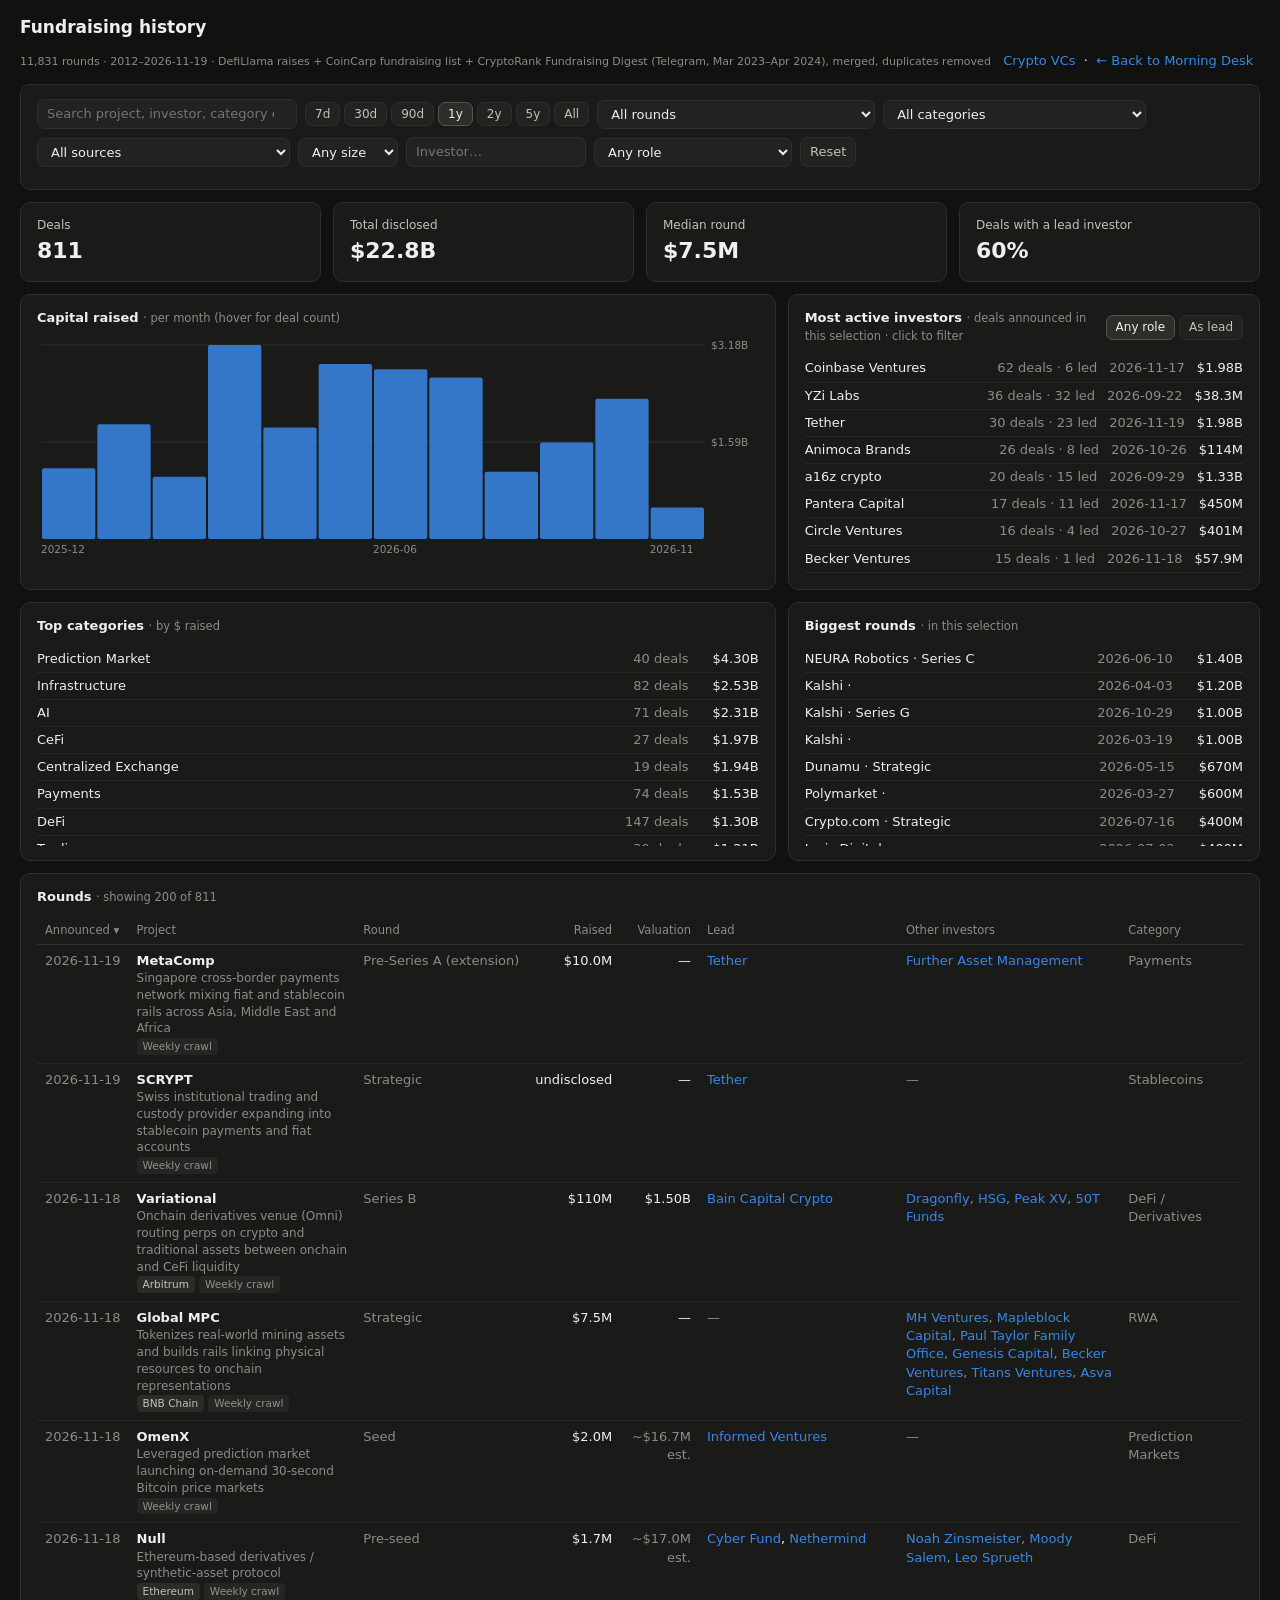
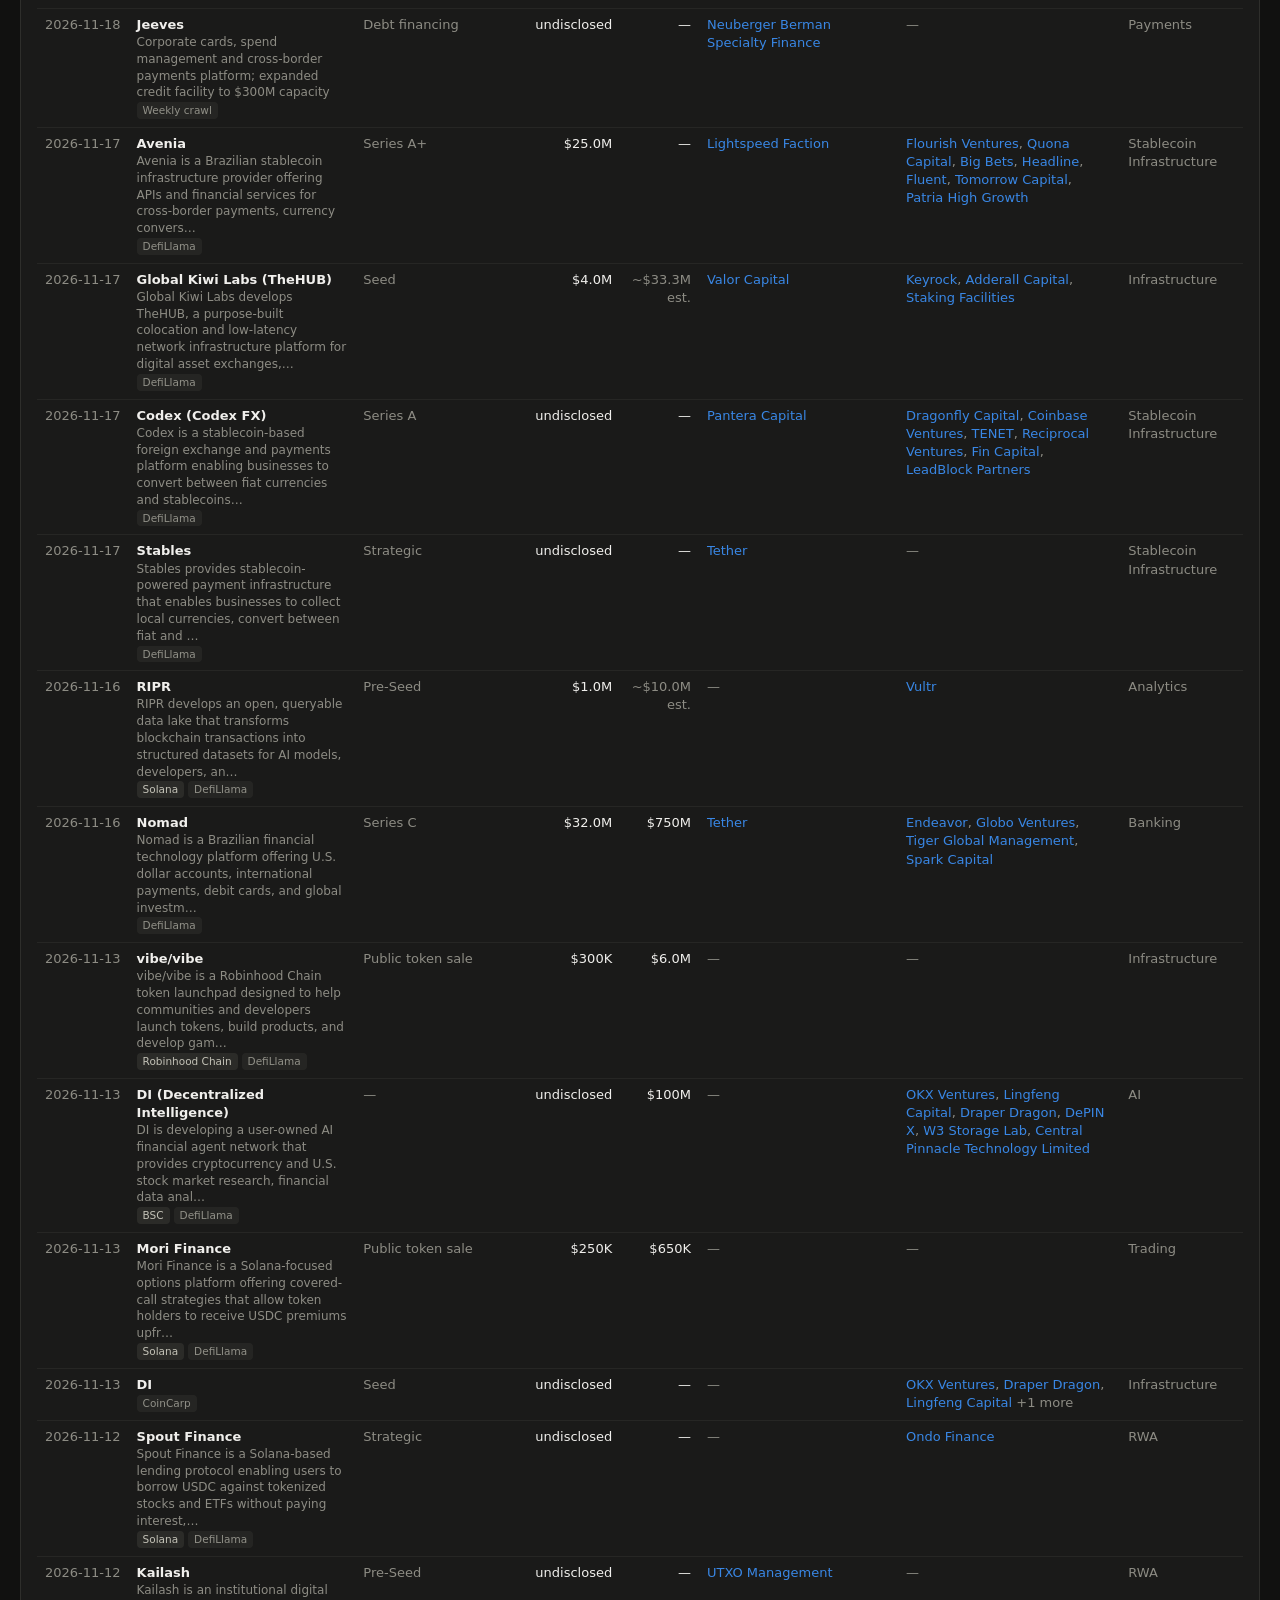
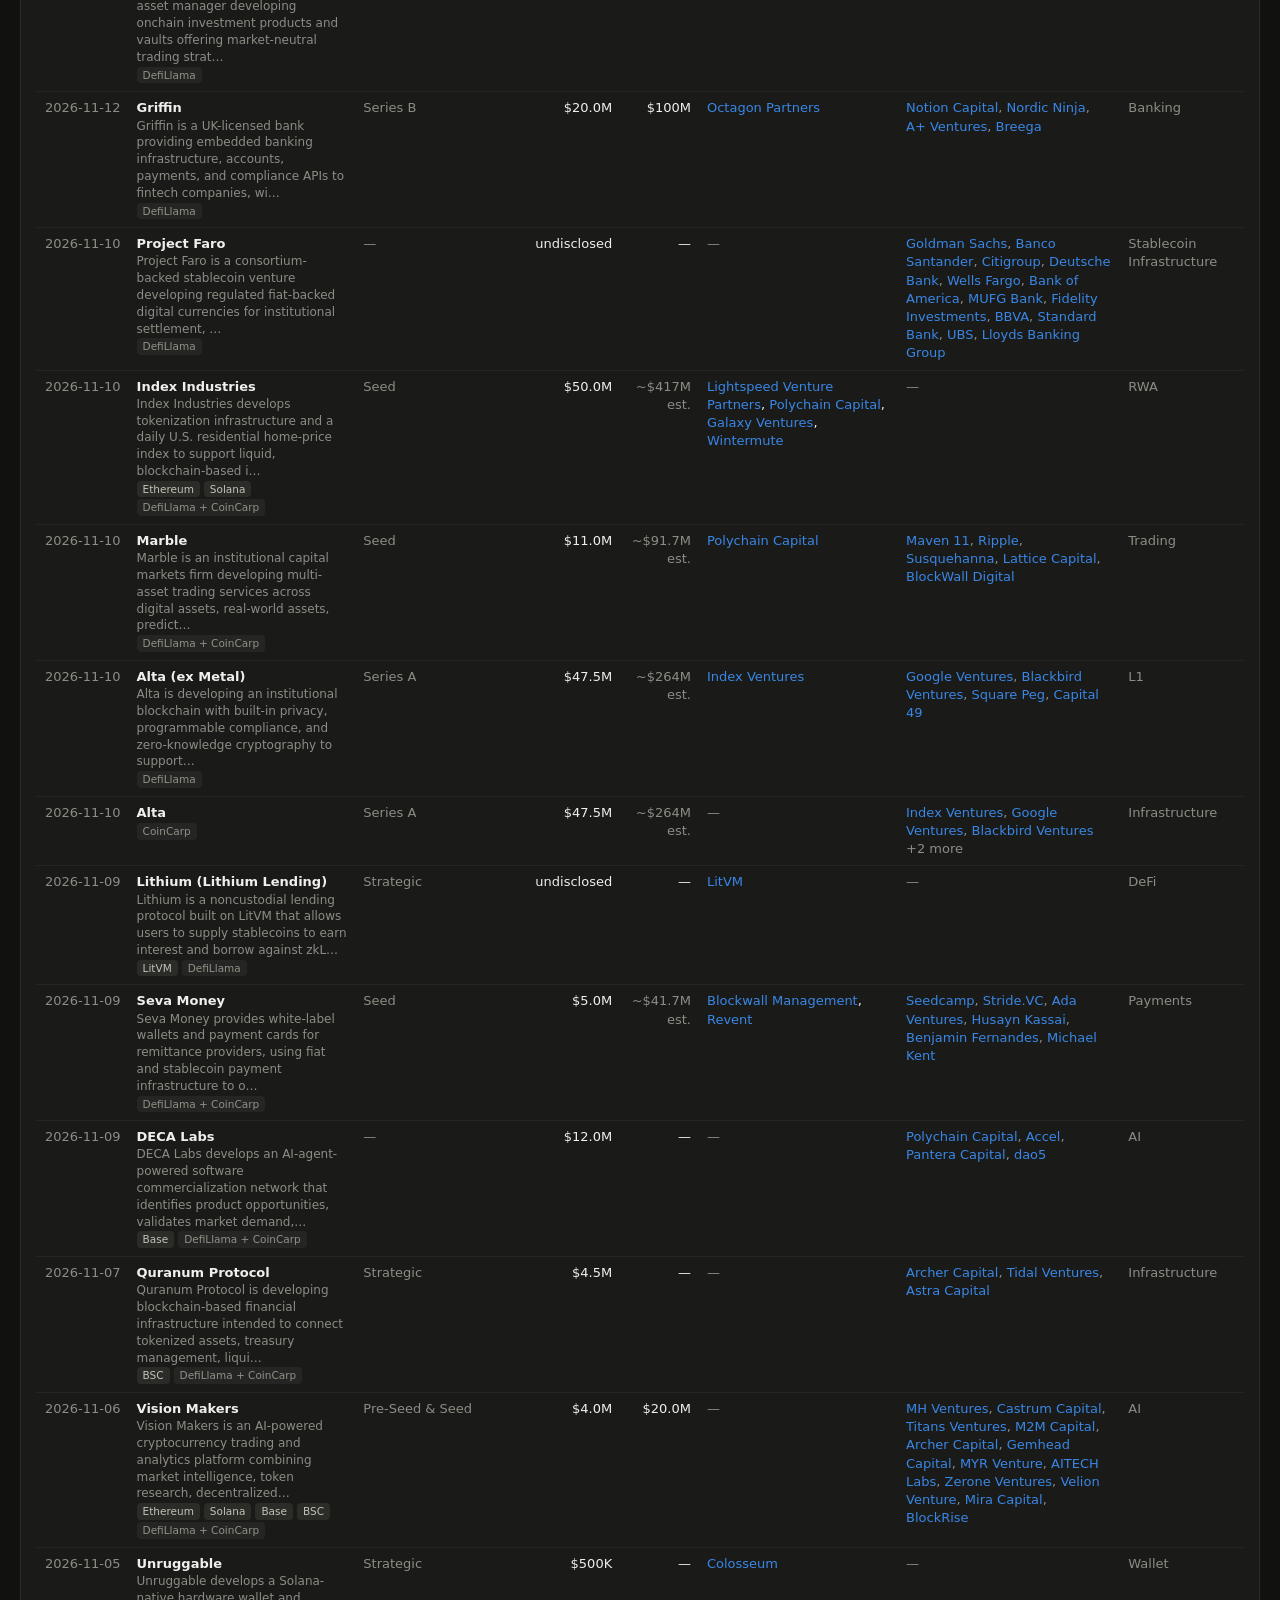
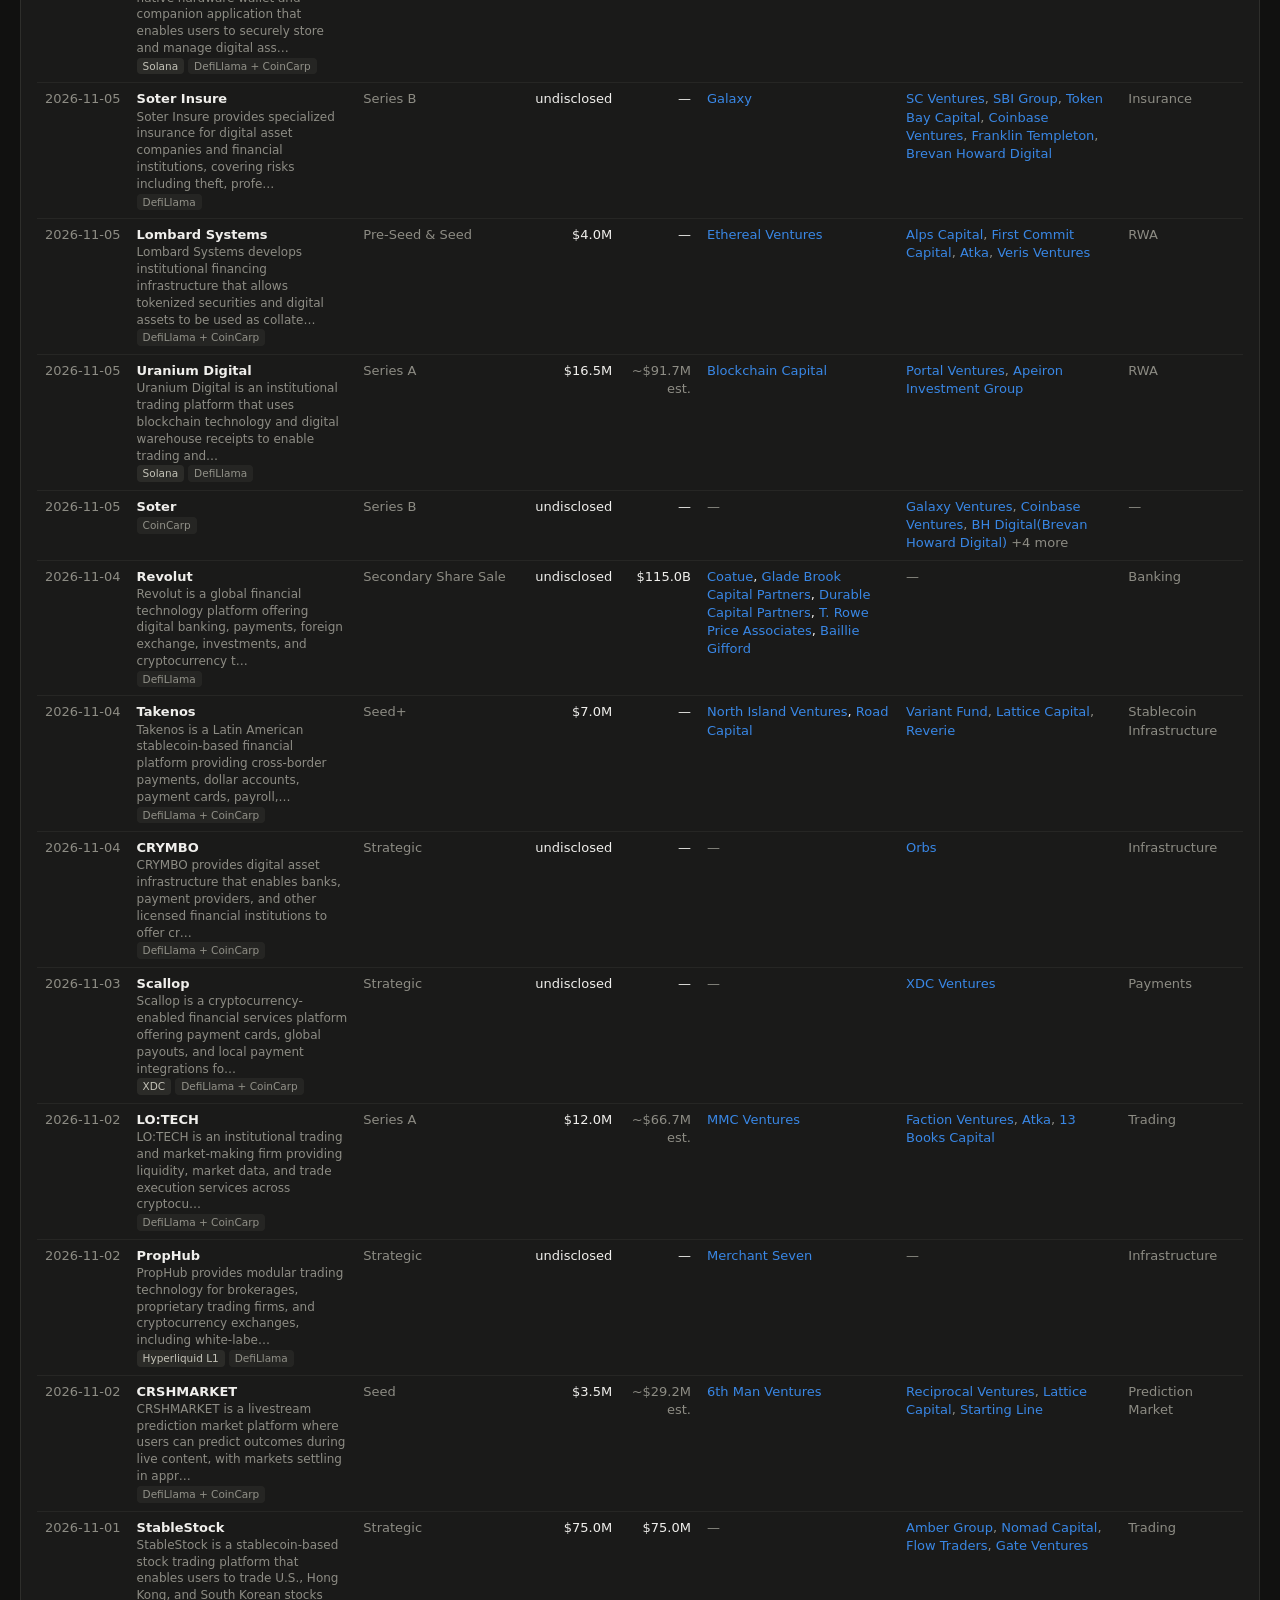
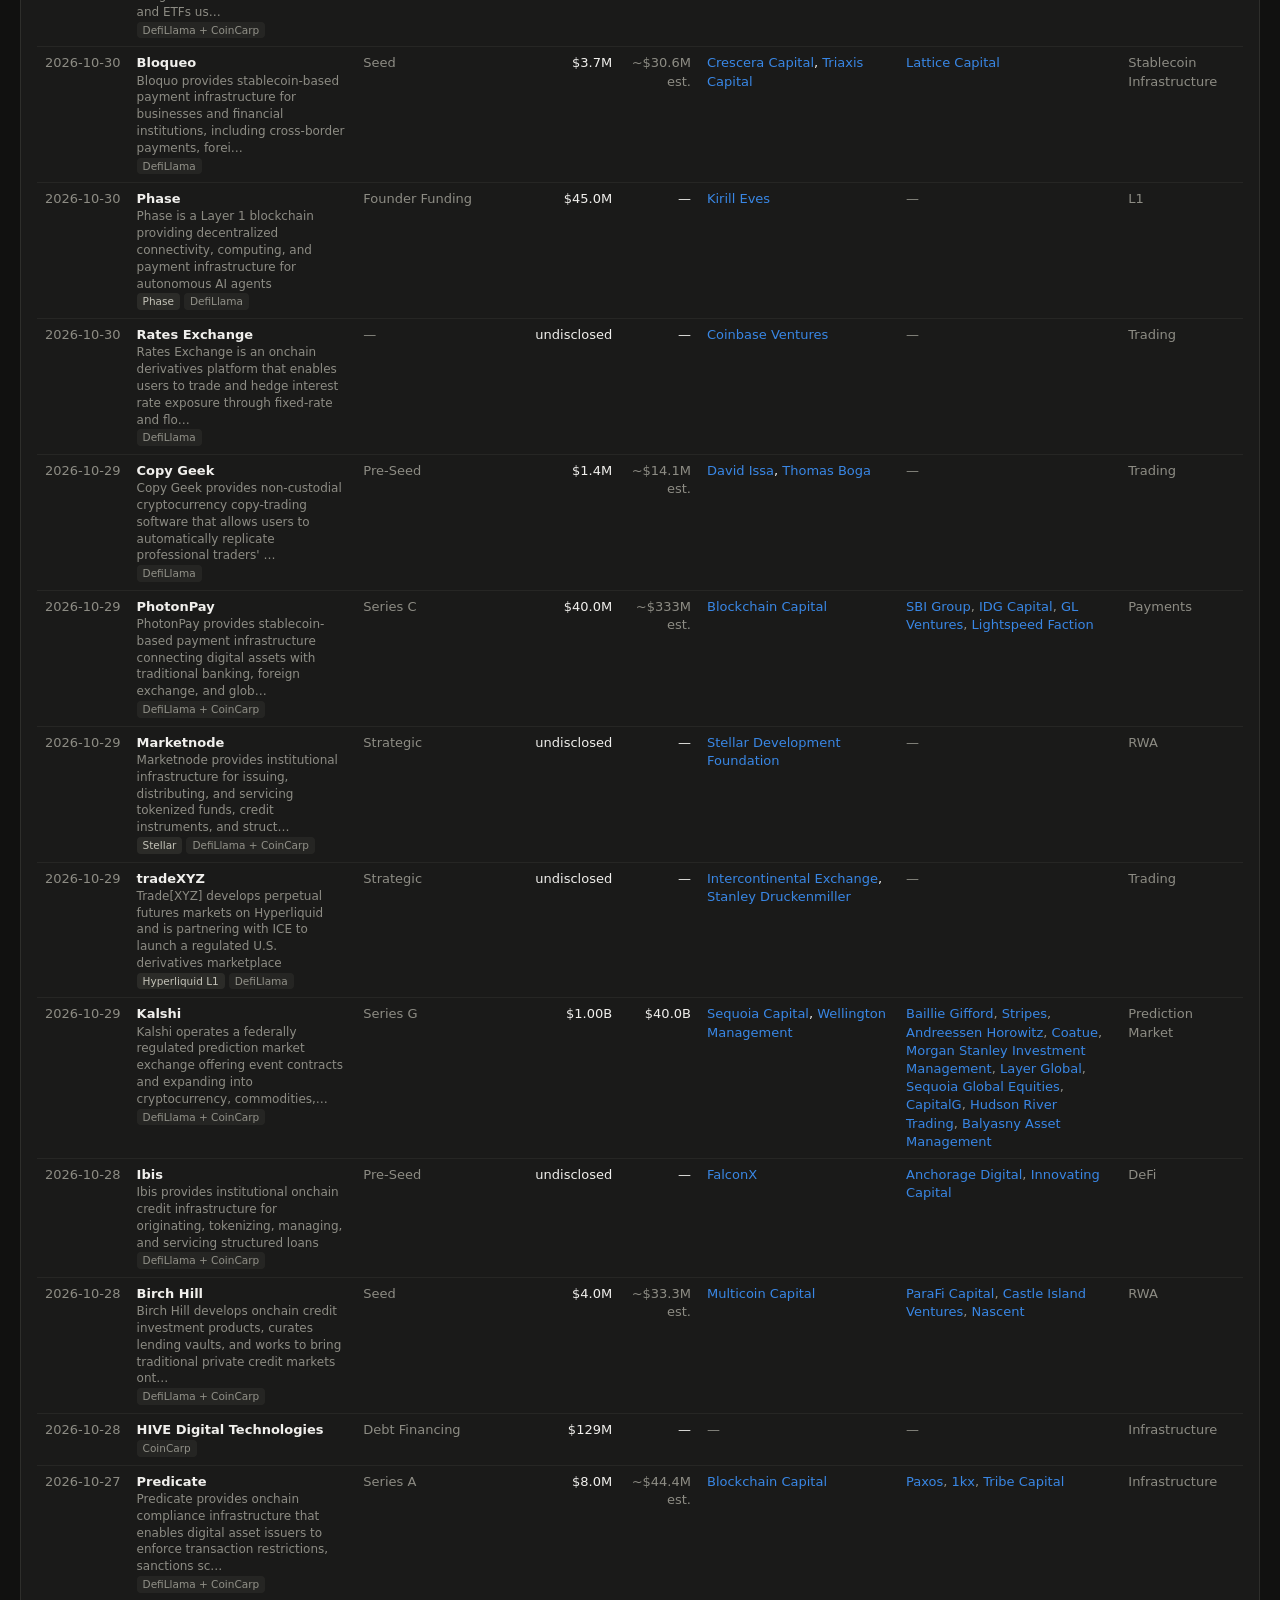
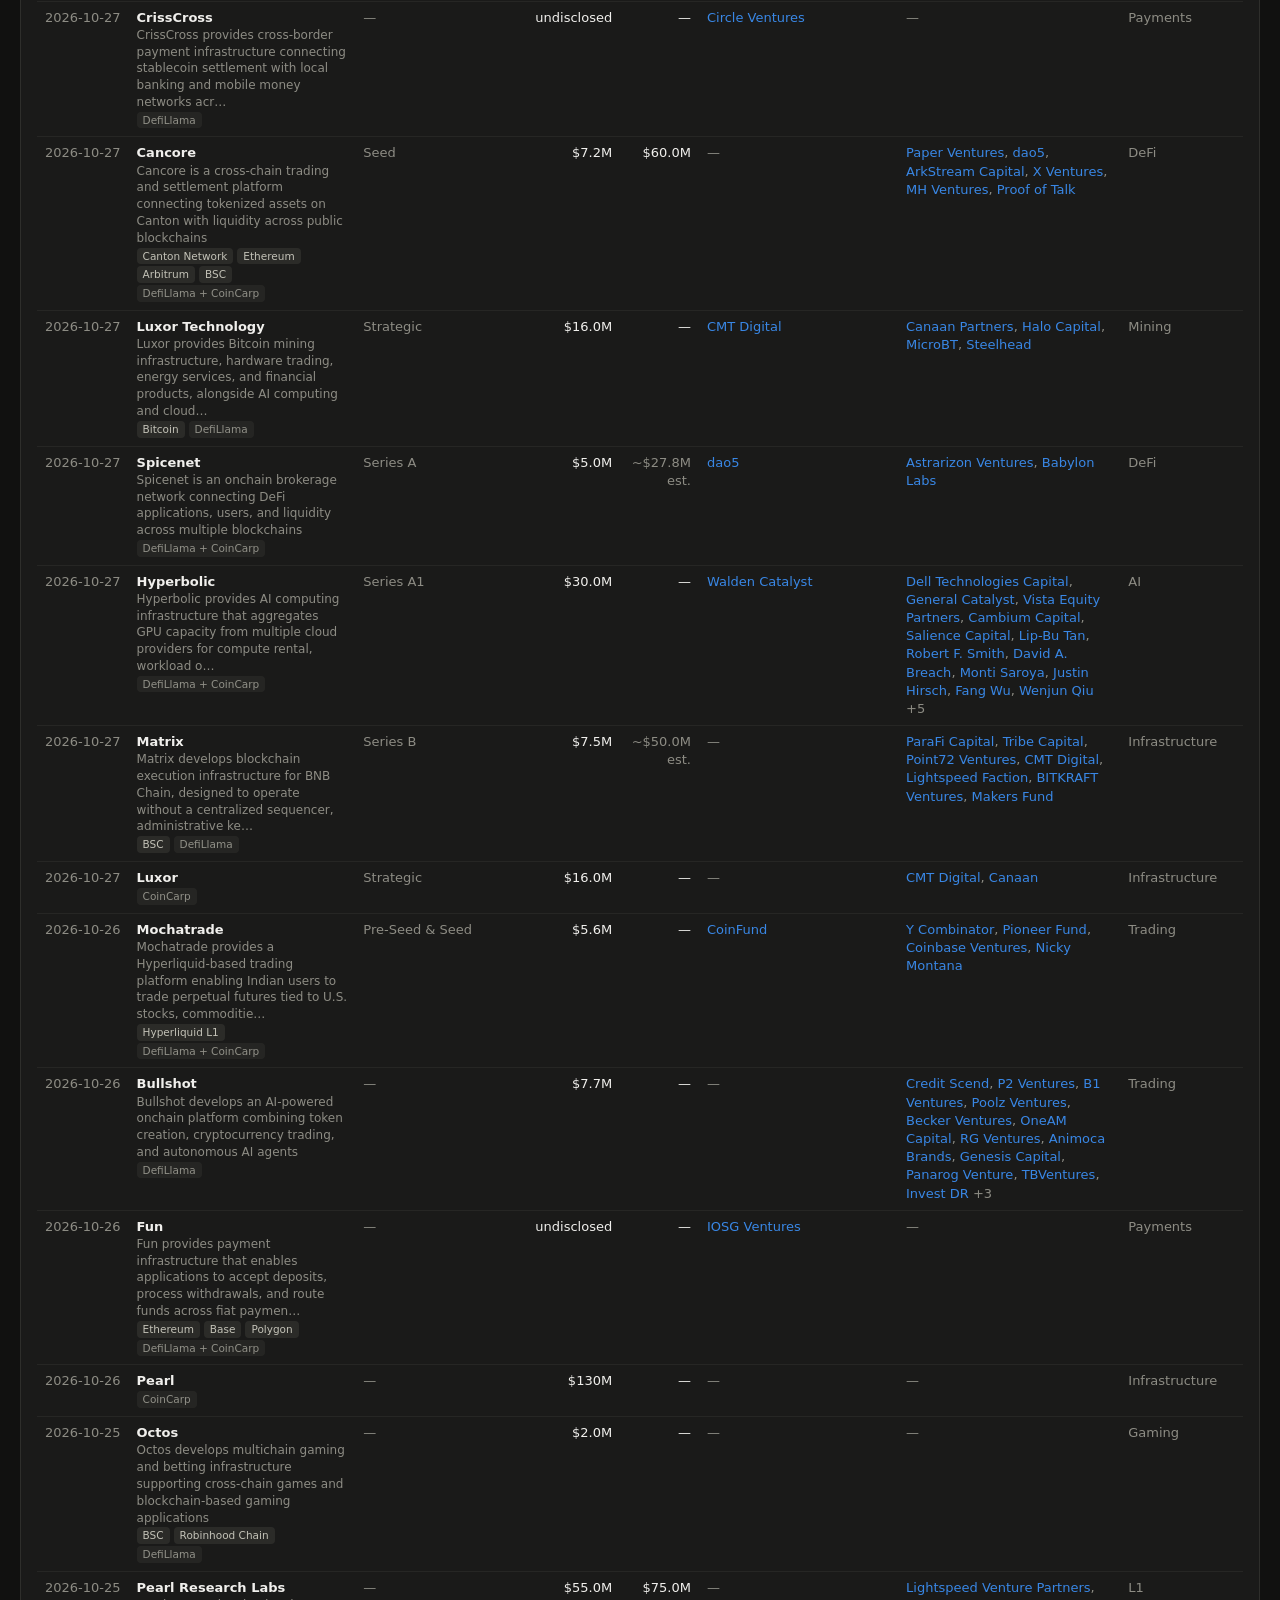
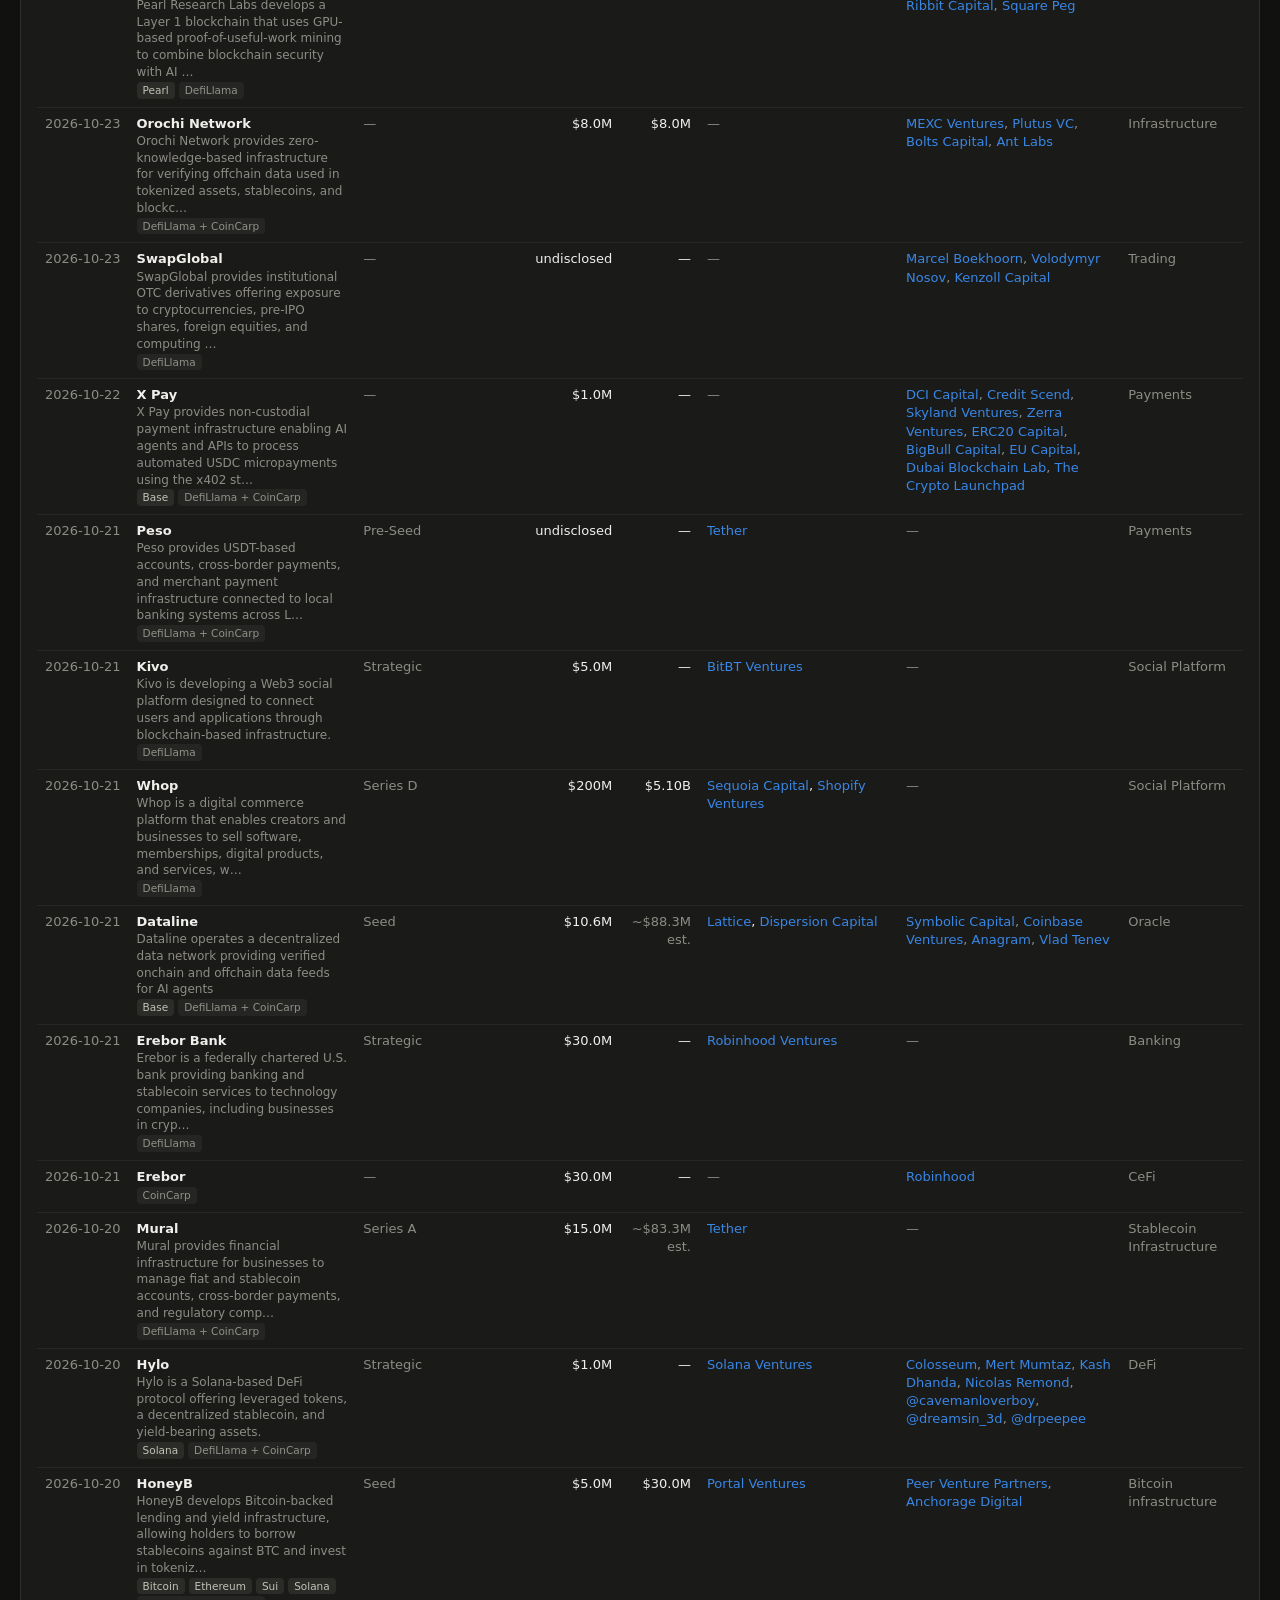
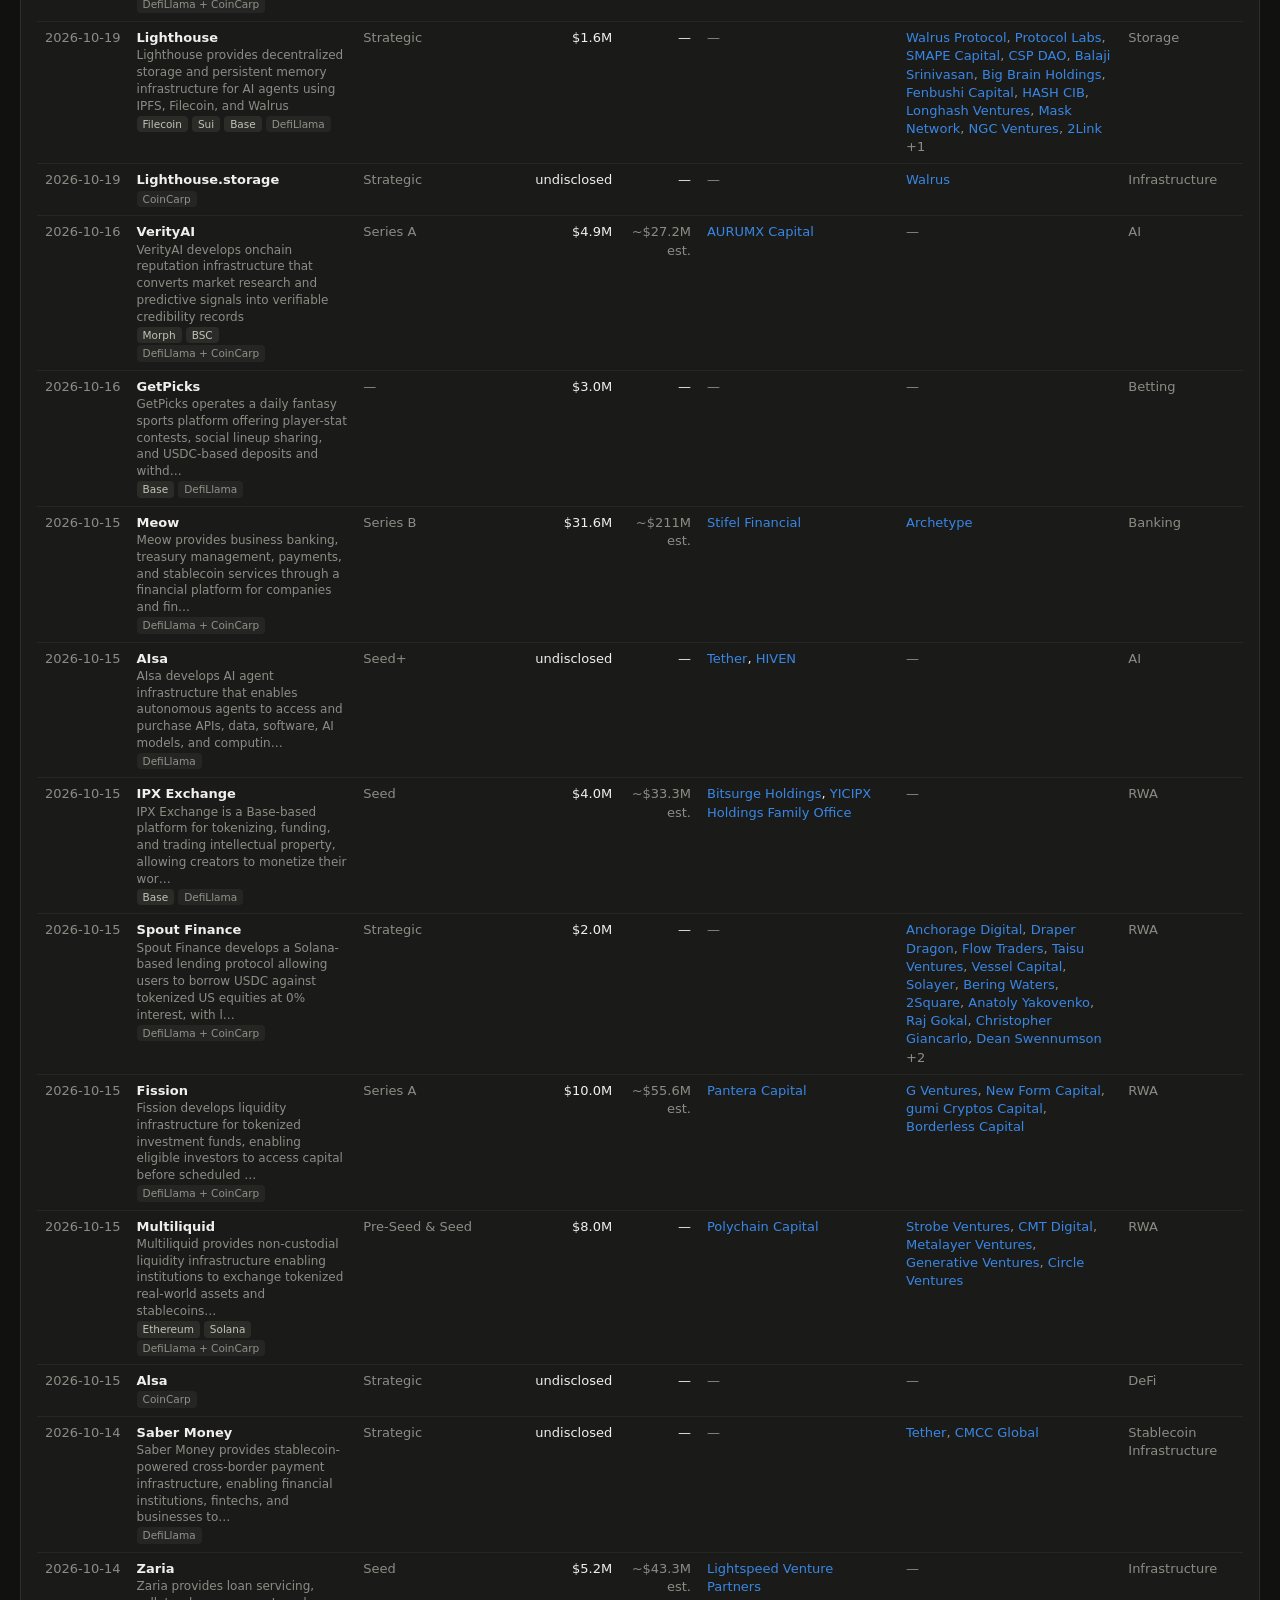
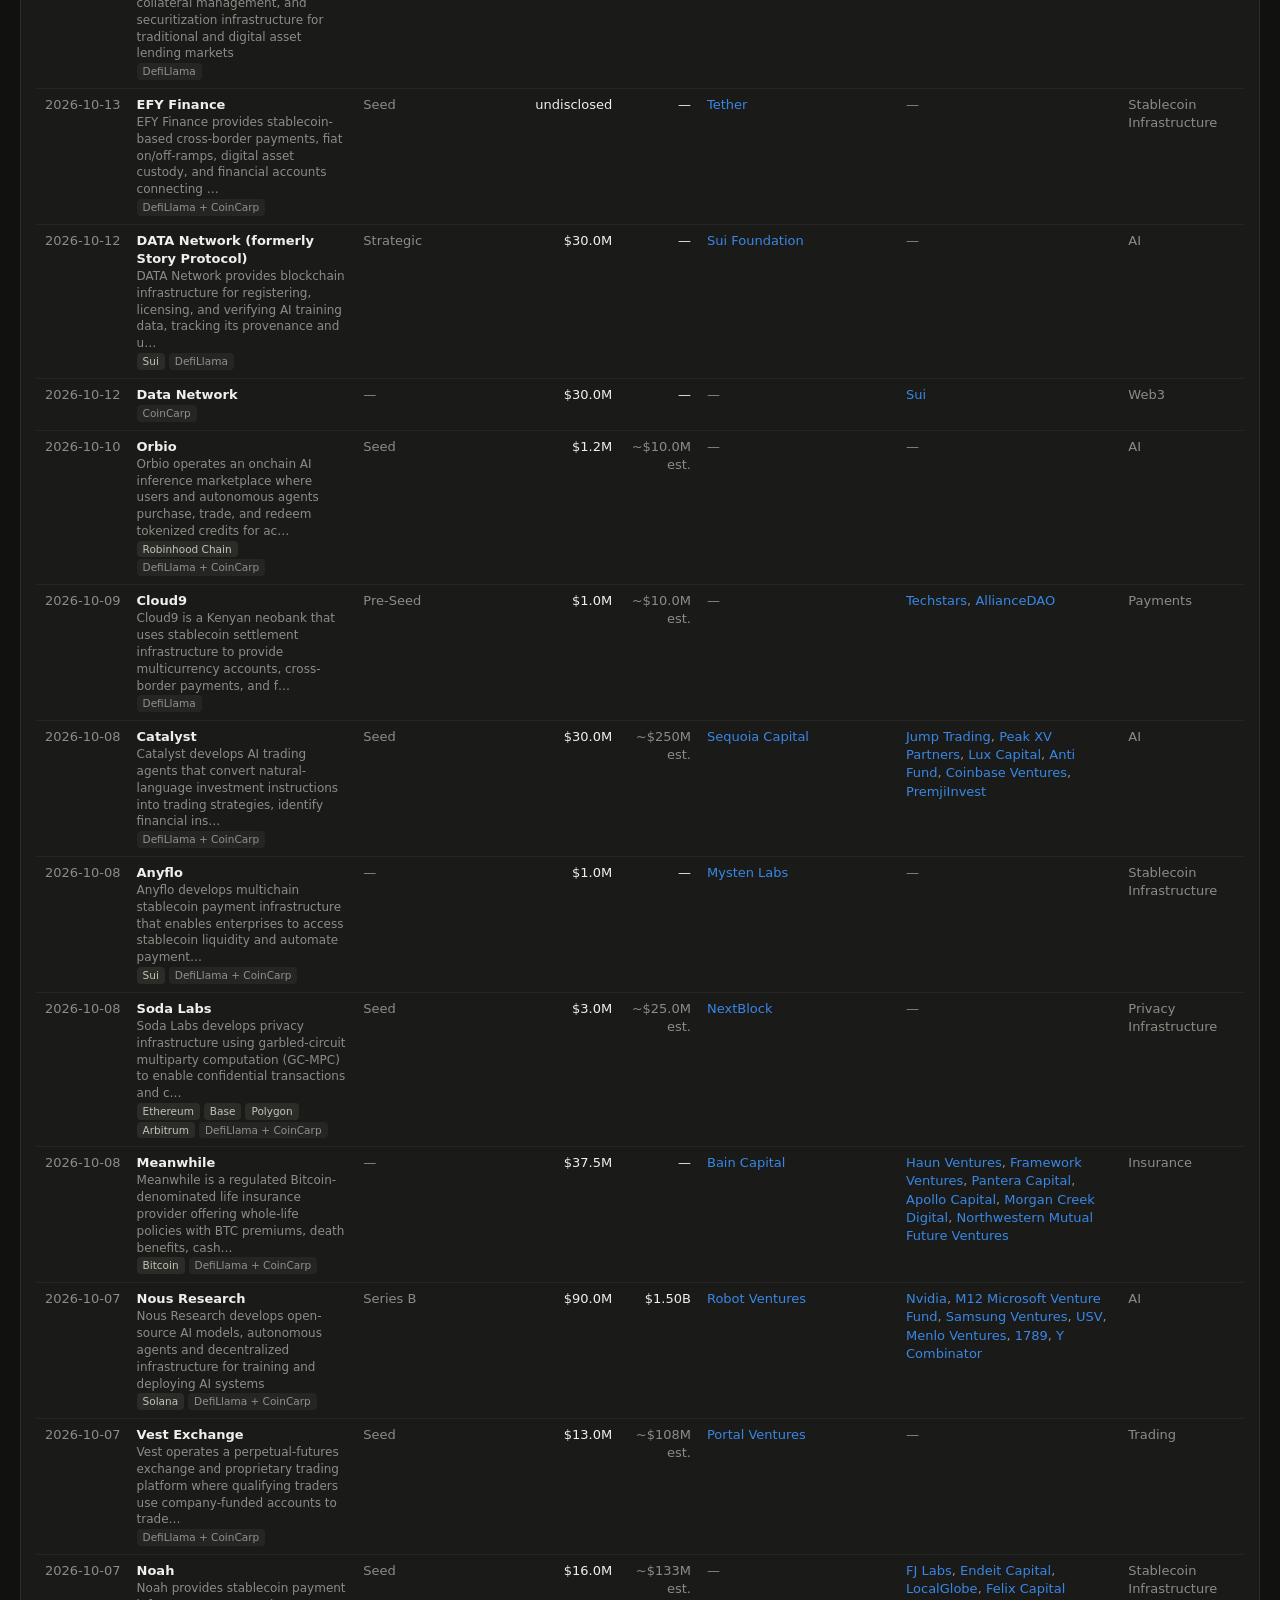
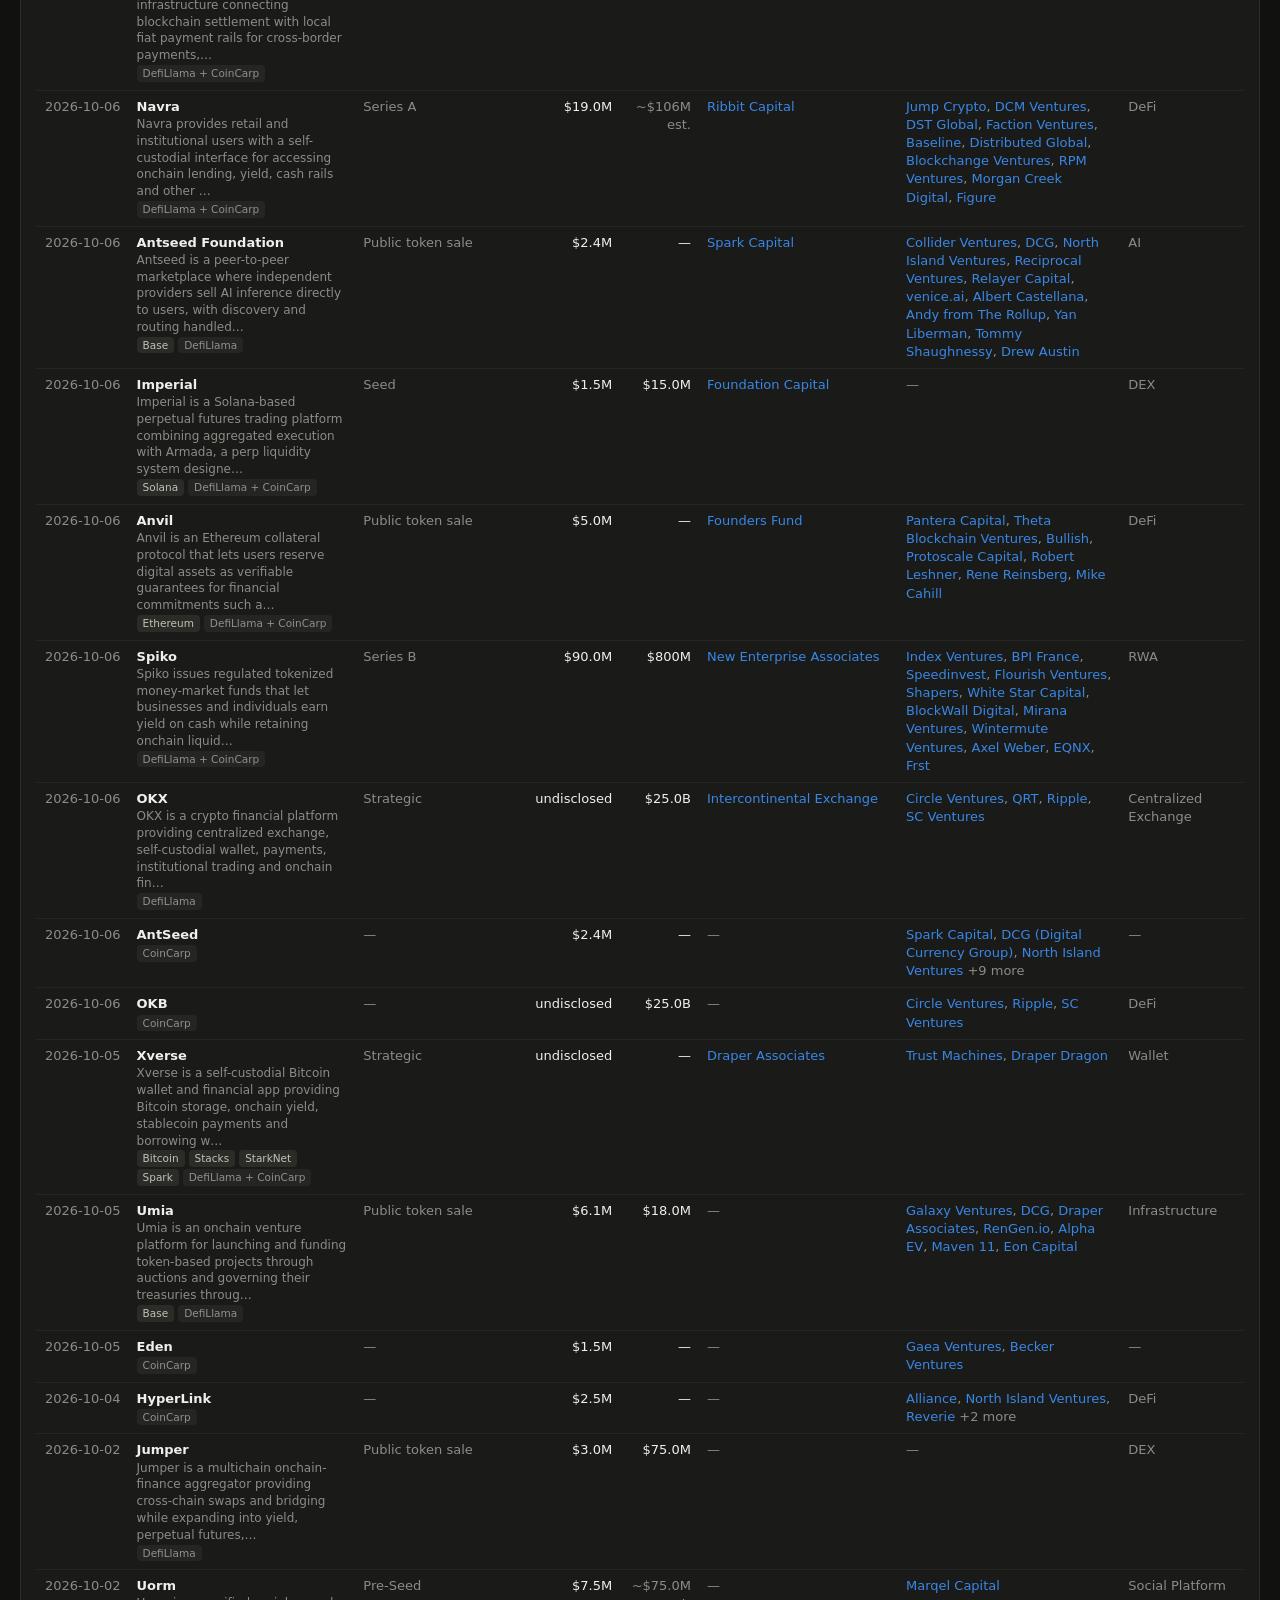
<file: funding.html>
<!DOCTYPE html>
<html lang="en">
<head>
<meta charset="utf-8">
<meta name="viewport" content="width=device-width, initial-scale=1">
<title>Fundraising history · Morning Desk</title>
<style>
  :root { color-scheme: dark; --bg:#111110; --surface-1:#1a1a19; --surface-2:#222220; --line:#2e2e2b; --text-primary:#f0efec; --text-secondary:#c3c2b7; --text-muted:#8d8c84; --series-1:#3987e5; --series-2:#d95926; --up:#2fbf55; --down:#e66767;
    font-family: -apple-system, BlinkMacSystemFont, "SF Pro Text", Inter, system-ui, sans-serif; }
  * { box-sizing: border-box; }
  body { margin: 0; background: var(--bg); color: var(--text-primary); font-size: 13px; line-height: 1.4; }
  a { color: inherit; }
  .num { font-variant-numeric: tabular-nums; }
  .wrap { max-width: 1480px; margin: 0 auto; padding: 16px 20px 40px; }
  header { display: flex; justify-content: space-between; align-items: center; gap: 12px; flex-wrap: wrap; margin-bottom: 14px; }
  header h1 { font-size: 17px; margin: 0; }
  header a.back { color: var(--series-1); text-decoration: none; font-size: 13px; }
  .card { background: var(--surface-1); border: 1px solid var(--line); border-radius: 10px; padding: 14px 16px; min-width: 0; }
  .row { margin-top: 12px; }
  .grid { display: grid; gap: 12px; }
  .stats { grid-template-columns: repeat(4, minmax(0,1fr)); }
  .two { grid-template-columns: minmax(0,1.6fr) minmax(0,1fr); }
  @media (max-width: 1000px) { .stats { grid-template-columns: repeat(2,minmax(0,1fr)); } .two { grid-template-columns: minmax(0,1fr); } }
  .stat .l { color: var(--text-secondary); font-size: 12px; } .stat .v { font-size: 22px; font-weight: 650; margin-top: 2px; }
  .filters { display: flex; flex-wrap: wrap; gap: 8px; align-items: center; }
  input, select, button { font: inherit; color: var(--text-primary); background: var(--surface-2); border: 1px solid var(--line); border-radius: 7px; padding: 5px 9px; }
  input[type=search] { min-width: 260px; }
  button { cursor: pointer; color: var(--text-secondary); } button.on { color: var(--text-primary); background: #2d2d2a; border-color: #55554e; }
  .tabs { display: flex; gap: 4px; flex-wrap: wrap; } .tabs button { padding: 3px 9px; font-size: 12px; }
  h2 { font-size: 13px; margin: 0 0 10px; font-weight: 600; } .sub { color: var(--text-muted); font-size: 11.5px; font-weight: 400; }
  table { width: 100%; border-collapse: collapse; }
  th { text-align: left; font-weight: 500; color: var(--text-muted); font-size: 11.5px; padding: 6px 8px; border-bottom: 1px solid var(--line); position: sticky; top: 0; background: var(--surface-1); cursor: pointer; white-space: nowrap; z-index: 1; }
  td { padding: 7px 8px; border-bottom: 1px solid #262624; vertical-align: top; }
  .r { text-align: right; } .muted { color: var(--text-muted); }
  .inv { color: var(--series-1); cursor: pointer; } .inv:hover { text-decoration: underline; }
  .tag { display: inline-block; font-size: 10.5px; padding: 1px 6px; border-radius: 4px; background: #2b2b28; color: var(--text-secondary); margin: 1px 4px 1px 0; }
  .list-row { display: grid; grid-template-columns: 1fr auto auto auto; gap: 12px; padding: 4px 0; border-bottom: 1px solid #262624; cursor: pointer; }
  .list-row:hover { background: #24241f; }
  #tip { position: fixed; pointer-events: none; background: #2a2a27; border: 1px solid #45453f; border-radius: 6px; padding: 5px 8px; font-size: 12px; z-index: 50; display: none; white-space: nowrap; }
  svg text { fill: var(--text-muted); font-size: 10.5px; }
  .src { color: var(--text-muted); font-size: 11px; }
  .more { margin-top: 10px; text-align: center; }
</style>
<link rel="icon" type="image/svg+xml" href="favicon.svg">
<script src="btc-live.js" defer></script>
</head>
<body>
<div class="wrap">
  <header>
    <h1>Fundraising history</h1>
    <div><span class="src" id="meta"></span> &nbsp; <a class="back" href="vcs.html">Crypto VCs</a> &nbsp;·&nbsp; <a class="back" href="./">← Back to Morning Desk</a></div>
  </header>

  <section class="card">
    <div class="filters">
      <input type="search" id="q" placeholder="Search project, investor, category or description…">
      <div class="tabs" id="win"><button data-k="7">7d</button><button data-k="30">30d</button><button data-k="90">90d</button><button data-k="365" class="on">1y</button><button data-k="730">2y</button><button data-k="1825">5y</button><button data-k="0">All</button></div>
      <select id="round"><option value="">All rounds</option></select>
      <select id="cat"><option value="">All categories</option></select>
      <select id="srcSel"><option value="">All sources</option><option value="dl">In DefiLlama</option><option value="cc">CoinCarp only (not in DefiLlama)</option></select>
      <select id="min"><option value="0">Any size</option><option value="1e6">≥ $1M</option><option value="5e6">≥ $5M</option><option value="1e7">≥ $10M</option><option value="5e7">≥ $50M</option><option value="1e8">≥ $100M</option></select>
      <input id="inv" list="invList" placeholder="Investor…" style="width:180px"><datalist id="invList"></datalist>
      <select id="role" title="Which role the chosen investor played"><option value="any">Any role</option><option value="lead">As lead</option><option value="part">As participant (not lead)</option></select>
      <button id="reset">Reset</button>
    </div>
    <div class="src" style="margin-top:8px" id="active"></div>
  </section>

  <div class="grid stats row">
    <section class="card stat"><div class="l">Deals</div><div class="v num" id="s-n">—</div></section>
    <section class="card stat"><div class="l">Total disclosed</div><div class="v num" id="s-sum">—</div></section>
    <section class="card stat"><div class="l">Median round</div><div class="v num" id="s-med">—</div></section>
    <section class="card stat"><div class="l">Deals with a lead investor</div><div class="v num" id="s-lead">—</div></section>
  </div>

  <div class="grid two row">
    <section class="card"><h2>Capital raised <span class="sub" id="ch-sub"></span></h2><div id="chart" style="height:220px"></div></section>
    <section class="card"><div style="display:flex;justify-content:space-between;align-items:center;gap:8px;margin-bottom:10px"><h2 style="margin:0"><span id="inv-title">Most active investors</span> <span class="sub">· deals announced in this selection · click to filter</span></h2><div class="tabs" id="invMode" style="flex-wrap:nowrap;flex-shrink:0"><button data-k="any" class="on">Any role</button><button data-k="lead">As lead</button></div></div><div id="leads" style="max-height:220px;overflow:auto"></div></section>
  </div>
  <div class="grid two row">
    <section class="card"><h2>Top categories <span class="sub">· by $ raised</span></h2><div id="cats" style="max-height:200px;overflow:auto"></div></section>
    <section class="card"><h2>Biggest rounds <span class="sub">· in this selection</span></h2><div id="big" style="max-height:200px;overflow:auto"></div></section>
  </div>

  <section class="card row">
    <h2>Rounds <span class="sub" id="t-sub"></span></h2>
    <div style="overflow:auto"><table>
      <thead><tr><th data-s="d" title="Date the round was announced. The money is often committed months earlier.">Announced ▾</th><th data-s="n">Project</th><th data-s="r">Round</th><th class="r" data-s="a">Raised</th><th class="r" data-s="v" title="Reported post-money valuation; 'est.' = estimate from typical dilution for the round type">Valuation</th><th>Lead</th><th>Other investors</th><th data-s="c">Category</th></tr></thead>
      <tbody id="body"></tbody>
    </table></div>
    <div class="more"><button id="moreBtn">Show 200 more</button></div>
    <div class="src" style="margin-top:8px">Data: DefiLlama's public raises database merged with CoinCarp's fundraising list, with duplicates removed (same project within ~2 weeks, or ~6 weeks when the amount matches). CoinCarp shows up to 3 investors per round and doesn't mark leads. New rounds are added by the Monday crawl. <b>Dates are announcement dates:</b> startups often announce a round months (sometimes a year) after the money was committed, so recent activity here lags what investors are actually doing now. A fund that has stopped writing cheques can keep appearing for months. Click a project to search for its announcement, or an investor to filter by them. Valuation estimates assume ~10% sold at pre-seed, 12% at seed, 18% at Series A, 15% at B and 12% at C. They are rough guides, not reported figures.</div>
  </section>
</div>
<div id="tip"></div>
<script>
(() => {
  const $ = (id) => document.getElementById(id);
  const el = (tag, attrs = {}, ...kids) => { const n = document.createElement(tag); for (const [k, v] of Object.entries(attrs)) { if (k === 'class') n.className = v; else if (k === 'text') n.textContent = v; else if (k.startsWith('on')) n.addEventListener(k.slice(2), v); else n.setAttribute(k, v); } for (const k of kids) if (k != null) n.append(k.nodeType ? k : document.createTextNode(k)); return n; };
  const usd = (v) => { if (v == null || !isFinite(v)) return '—'; const a = Math.abs(v); if (a >= 1e9) return '$' + (a / 1e9).toFixed(a >= 1e10 ? 1 : 2) + 'B'; if (a >= 1e6) return '$' + (a / 1e6).toFixed(a >= 1e8 ? 0 : 1) + 'M'; if (a >= 1e3) return '$' + (a / 1e3).toFixed(0) + 'K'; return '$' + a.toFixed(0); };
  const SRC = { dl: 'DefiLlama', cc: 'CoinCarp', both: 'DefiLlama + CoinCarp', crawl: 'Weekly crawl' };
  const DIL = { 'Pre-Seed': .10, 'Pre-seed': .10, 'Seed': .12, 'Series A': .18, 'Series B': .15, 'Series C': .12 };
  const tip = $('tip');
  const showTip = (x, y, lines) => { tip.replaceChildren(...lines.map(l => el('div', { text: l }))); tip.style.display = 'block'; const r = tip.getBoundingClientRect(); let L = x + 14, T = y - r.height - 10; if (L + r.width > innerWidth - 6) L = x - r.width - 14; if (T < 6) T = y + 16; tip.style.left = L + 'px'; tip.style.top = T + 'px'; };
  const hideTip = () => tip.style.display = 'none';

  let ROWS = [], view = [], shown = 200, sortK = 'd', sortDir = -1, win = 365, invFilter = '';
  const st = { q: '', round: '', cat: '', min: 0, role: 'any', src: '' }; let invMode = 'any';

  function valOf(x) { if (x.v) return { v: x.v, est: false }; const d = DIL[x.r]; return d && x.a ? { v: Math.round(x.a / d / 1e5) * 1e5, est: true } : null; }

  async function init() {
    let j = null; try { j = await (await fetch('funding-history.json?t=' + Date.now())).json(); } catch (e) {}
    if (!j) { $('body').replaceChildren(el('tr', {}, el('td', { colspan: 8, class: 'muted', text: 'Could not load funding-history.json.' }))); return; }
    ROWS = j.rows.map(x => ({ ...x, t: Date.parse(x.d + 'T00:00:00Z'), hay: (x.n + ' ' + x.l.join(' ') + ' ' + x.o.join(' ') + ' ' + (x.c || '') + ' ' + (x.s || '')).toLowerCase() }));
    $('meta').textContent = `${ROWS.length.toLocaleString()} rounds · ${ROWS.at(-1)?.d?.slice(0, 4) || ''}–${ROWS[0]?.d || ''} · ${j.meta?.source || ''}`;
    const rounds = {}, cats = {}; for (const x of ROWS) { if (x.r) rounds[x.r] = (rounds[x.r] || 0) + 1; if (x.c) cats[x.c] = (cats[x.c] || 0) + 1; }
    for (const [k] of Object.entries(rounds).sort((a, b) => b[1] - a[1])) $('round').append(el('option', { value: k, text: k }));
    for (const [k] of Object.entries(cats).sort((a, b) => b[1] - a[1])) $('cat').append(el('option', { value: k, text: k }));
    const invs = {}; for (const x of ROWS) for (const i of [...x.l, ...x.o]) invs[i] = (invs[i] || 0) + 1;
    $('invList').replaceChildren(...Object.entries(invs).sort((a, b) => b[1] - a[1]).map(([k]) => el('option', { value: k })));
    const h = new URLSearchParams(location.hash.slice(1)); // e.g. #investor=Paradigm
    if (h.get('investor')) { invFilter = h.get('investor'); $('inv').value = invFilter; }
    apply();
  }

  function apply() {
    const now = Date.now(), from = win ? now - win * 864e5 : 0, q = st.q.toLowerCase();
    view = ROWS.filter(x => x.t >= from && (!st.round || x.r === st.round) && (!st.cat || x.c === st.cat) && (!st.min || (x.a || 0) >= st.min) && (!st.src || (st.src === 'cc' ? x.src === 'cc' : x.src !== 'cc')) && (!q || x.hay.includes(q))
      && (!invFilter || (st.role === 'lead' ? x.l.includes(invFilter) : st.role === 'part' ? (!x.l.includes(invFilter) && x.o.includes(invFilter)) : (x.l.includes(invFilter) || x.o.includes(invFilter)))));
    sortView(); shown = 200; render();
    if (invFilter) { const all = ROWS.filter(x => x.l.includes(invFilter) || x.o.includes(invFilter)); const led = all.filter(x => x.l.includes(invFilter)).length;
      $('active').textContent = `Investor: ${invFilter} (${{ any: 'any role', lead: 'as lead', part: 'as participant' }[st.role]}). All-time: ${all.length} deals, ${led} as lead. Most recent announced: ${all[0]?.d || '—'}. Dates are announcement dates, which can lag the actual investment by months.`; }
    else $('active').textContent = '';
  }
  function sortView() {
    const k = sortK; view.sort((a, b) => { const va = k === 'v' ? (valOf(a)?.v ?? -1) : (a[k] ?? -1), vb = k === 'v' ? (valOf(b)?.v ?? -1) : (b[k] ?? -1); return (va > vb ? 1 : va < vb ? -1 : 0) * sortDir; });
  }
  function render() {
    const amts = view.map(x => x.a).filter(Boolean).sort((a, b) => a - b);
    $('s-n').textContent = view.length.toLocaleString(); $('s-sum').textContent = usd(amts.reduce((a, b) => a + b, 0));
    $('s-med').textContent = amts.length ? usd(amts[Math.floor(amts.length / 2)]) : '—';
    $('s-lead').textContent = view.length ? Math.round(view.filter(x => x.l.length).length / view.length * 100) + '%' : '—';
    renderChart(); renderSide(); renderTable();
  }
  function renderTable() {
    const inv = (name) => el('span', { class: 'inv', text: name, onclick: () => { invFilter = name; $('inv').value = name; apply(); scrollTo({ top: 0, behavior: 'smooth' }); } });
    const join = (arr) => { const f = document.createDocumentFragment(); arr.forEach((n, i) => { if (i) f.append(', '); f.append(inv(n)); }); return f; };
    $('t-sub').textContent = `· showing ${Math.min(shown, view.length).toLocaleString()} of ${view.length.toLocaleString()}`;
    $('body').replaceChildren(...view.slice(0, shown).map(x => { const val = valOf(x);
      return el('tr', {},
        el('td', { class: 'muted num', style: 'white-space:nowrap', text: x.d }),
        el('td', { style: 'min-width:200px' }, el('a', { href: 'https://www.google.com/search?q=' + encodeURIComponent(`${x.n} ${x.r || ''} raise ${x.d.slice(0, 4)}`), target: '_blank', rel: 'noopener', style: 'font-weight:600;text-decoration:none', text: x.n }),
          x.s ? el('div', { class: 'muted', style: 'font-size:12px;max-width:380px', text: x.s.length > 140 ? x.s.slice(0, 137) + '…' : x.s }) : null,
          (x.ch?.length || x.src) ? el('div', {}, ...(x.ch || []).slice(0, 4).map(c => el('span', { class: 'tag', text: c })), x.src ? el('span', { class: 'tag', style: 'opacity:.7', text: SRC[x.src] || x.src }) : null) : null),
        el('td', { class: 'muted', style: 'white-space:nowrap', text: x.r || '—' }),
        el('td', { class: 'r num', text: x.a ? usd(x.a) : 'undisclosed' }),
        el('td', { class: 'r num' + (val?.est ? ' muted' : ''), text: val ? (val.est ? '~' + usd(val.v) + ' est.' : usd(val.v)) : '—' }),
        el('td', { style: 'min-width:130px' }, x.l.length ? join(x.l) : el('span', { class: 'muted', title: x.src === 'cc' ? 'CoinCarp does not mark lead investors' : '', text: '—' })),
        el('td', { class: 'muted', style: 'min-width:200px;max-width:380px' }, x.o.length ? join(x.o.slice(0, 12)) : '—', x.o.length > 12 ? ` +${x.o.length - 12}` : null, x.m ? ` +${x.m} more` : null),
        el('td', { class: 'muted', text: x.c || '—' })); }));
    $('moreBtn').style.display = shown < view.length ? '' : 'none';
  }
  function renderSide() {
    const L = {}, C = {}; for (const x of view) { if (x.c) { (C[x.c] ||= { n: 0, s: 0 }); C[x.c].n++; C[x.c].s += x.a || 0; } }
    const add = (k, x, lead) => { const o = (L[k] ||= { n: 0, led: 0, s: 0, last: '' }); o.n++; if (lead) o.led++; o.s += x.a || 0; if (x.d > o.last) o.last = x.d; };
    for (const x of view) { for (const l of x.l) add(l, x, true); if (invMode === 'any') for (const o of x.o) add(o, x, false); }
    const row = (name, a, b, on, c) => el('div', { class: 'list-row', onclick: on }, el('span', { text: name }), el('span', { class: 'muted num', text: a }), c != null ? el('span', { class: 'muted num', title: 'Most recent announced deal in this selection', text: c }) : el('span'), el('span', { class: 'num', text: b }));
    $('inv-title').textContent = invMode === 'lead' ? 'Most active lead investors' : 'Most active investors';
    $('leads').replaceChildren(...Object.entries(L).sort((a, b) => b[1].n - a[1].n).slice(0, 40).map(([k, v]) => row(k, invMode === 'any' ? `${v.n} deals · ${v.led} led` : `${v.n} led`, usd(v.s), () => { invFilter = k; $('inv').value = k; st.role = invMode; $('role').value = invMode; apply(); }, v.last)));
    $('cats').replaceChildren(...Object.entries(C).sort((a, b) => b[1].s - a[1].s).slice(0, 20).map(([k, v]) => row(k, v.n + ' deals', usd(v.s), () => { st.cat = k; $('cat').value = k; apply(); })));
    $('big').replaceChildren(...[...view].filter(x => x.a).sort((a, b) => b.a - a.a).slice(0, 15).map(x => row(`${x.n} · ${x.r || ''}`, x.d, usd(x.a), () => { $('q').value = x.n; st.q = x.n; apply(); })));
  }
  function renderChart() {
    const host = $('chart'); host.replaceChildren(); if (!view.length) return;
    const span = win || 9999; const byMonth = span > 120; const byDay = span <= 14; const key = (t) => { const d = new Date(t); if (byDay) return d.toISOString().slice(0, 10); return byMonth ? `${d.getUTCFullYear()}-${String(d.getUTCMonth() + 1).padStart(2, '0')}` : new Date(t - ((d.getUTCDay() + 6) % 7) * 864e5).toISOString().slice(0, 10); };
    $('ch-sub').textContent = byDay ? '· per day (hover for deal count)' : byMonth ? '· per month (hover for deal count)' : '· per week (hover for deal count)';
    const agg = {}; for (const x of view) { const k = key(x.t); (agg[k] ||= { s: 0, n: 0 }); agg[k].s += x.a || 0; agg[k].n++; }
    const pts = Object.entries(agg).sort((a, b) => a[0] < b[0] ? -1 : 1);
    const W = host.clientWidth || 600, H = 220, pl = 4, pr = 54, pt = 8, pb = 18, ns = 'http://www.w3.org/2000/svg';
    const maxS = Math.max(...pts.map(p => p[1].s), 1), maxN = Math.max(...pts.map(p => p[1].n), 1);
    const bw = (W - pl - pr) / pts.length; const Y = (v) => pt + (1 - v / maxS) * (H - pt - pb), YN = (v) => pt + (1 - v / maxN) * (H - pt - pb);
    const svg = document.createElementNS(ns, 'svg'); svg.setAttribute('width', W); svg.setAttribute('height', H);
    for (const v of [maxS, maxS / 2]) { const g = document.createElementNS(ns, 'line'); g.setAttribute('x1', pl); g.setAttribute('x2', W - pr); g.setAttribute('y1', Y(v)); g.setAttribute('y2', Y(v)); g.setAttribute('stroke', '#2e2e2b'); svg.append(g); const t = document.createElementNS(ns, 'text'); t.setAttribute('x', W - pr + 6); t.setAttribute('y', Y(v) + 4); t.textContent = usd(v); svg.append(t); }
    let d = '';
    pts.forEach(([k, v], i) => { const x = pl + i * bw; const r = document.createElementNS(ns, 'rect'); r.setAttribute('x', x + Math.min(1, bw * .15)); r.setAttribute('width', Math.max(1, bw - Math.min(2, bw * .3))); r.setAttribute('y', Y(v.s)); r.setAttribute('height', Math.max(0, H - pb - Y(v.s))); r.setAttribute('rx', Math.min(2, bw / 4)); r.setAttribute('fill', 'var(--series-1)'); r.setAttribute('opacity', '.85');
      const hit = document.createElementNS(ns, 'rect'); hit.setAttribute('x', x); hit.setAttribute('width', bw); hit.setAttribute('y', 0); hit.setAttribute('height', H); hit.setAttribute('fill', 'transparent');
      hit.addEventListener('mousemove', (e) => showTip(e.clientX, e.clientY, [k, usd(v.s) + ' raised', v.n + ' deals'])); hit.addEventListener('mouseleave', hideTip);
      svg.append(r, hit); d += (i ? 'L' : 'M') + (x + bw / 2).toFixed(1) + ' ' + YN(v.n).toFixed(1); });
    const lab = (i) => { const t = document.createElementNS(ns, 'text'); t.setAttribute('x', Math.min(pl + i * bw, W - pr - 50)); t.setAttribute('y', H - 4); t.textContent = pts[i][0]; svg.append(t); };
    lab(0); if (pts.length > 2) lab(Math.floor(pts.length / 2)); lab(pts.length - 1);
    host.append(svg);
  }

  // controls
  let qT; $('q').addEventListener('input', () => { clearTimeout(qT); qT = setTimeout(() => { st.q = $('q').value.trim(); apply(); }, 200); });
  $('win').addEventListener('click', (e) => { const b = e.target.closest('button'); if (!b) return; win = +b.dataset.k; for (const x of $('win').children) x.classList.toggle('on', x === b); apply(); });
  $('round').addEventListener('change', () => { st.round = $('round').value; apply(); });
  $('cat').addEventListener('change', () => { st.cat = $('cat').value; apply(); });
  $('srcSel').addEventListener('change', () => { st.src = $('srcSel').value; apply(); });
  $('min').addEventListener('change', () => { st.min = +$('min').value; apply(); });
  $('role').addEventListener('change', () => { st.role = $('role').value; apply(); });
  $('inv').addEventListener('change', () => { invFilter = $('inv').value.trim(); apply(); });
  $('invMode').addEventListener('click', (e) => { const b = e.target.closest('button'); if (!b) return; invMode = b.dataset.k; for (const x of $('invMode').children) x.classList.toggle('on', x === b); renderSide(); });
  $('reset').addEventListener('click', () => { Object.assign(st, { q: '', round: '', cat: '', min: 0, role: 'any', src: '' }); $('role').value = 'any'; $('inv').value = ''; $('srcSel').value = ''; invFilter = ''; $('q').value = ''; $('round').value = ''; $('cat').value = ''; $('min').value = '0'; history.replaceState(null, '', location.pathname); apply(); });
  $('moreBtn').addEventListener('click', () => { shown += 200; renderTable(); });
  document.querySelector('thead').addEventListener('click', (e) => { const th = e.target.closest('th[data-s]'); if (!th) return; const k = th.dataset.s; if (sortK === k) sortDir = -sortDir; else { sortK = k; sortDir = k === 'n' || k === 'r' || k === 'c' ? 1 : -1; }
    for (const t of document.querySelectorAll('th[data-s]')) t.textContent = t.textContent.replace(/ [▾▴]$/, ''); th.textContent += sortDir < 0 ? ' ▾' : ' ▴'; sortView(); renderTable(); });
  let rT; addEventListener('resize', () => { clearTimeout(rT); rT = setTimeout(renderChart, 200); });
  init();
})();
</script>
</body>
</html>
</file>
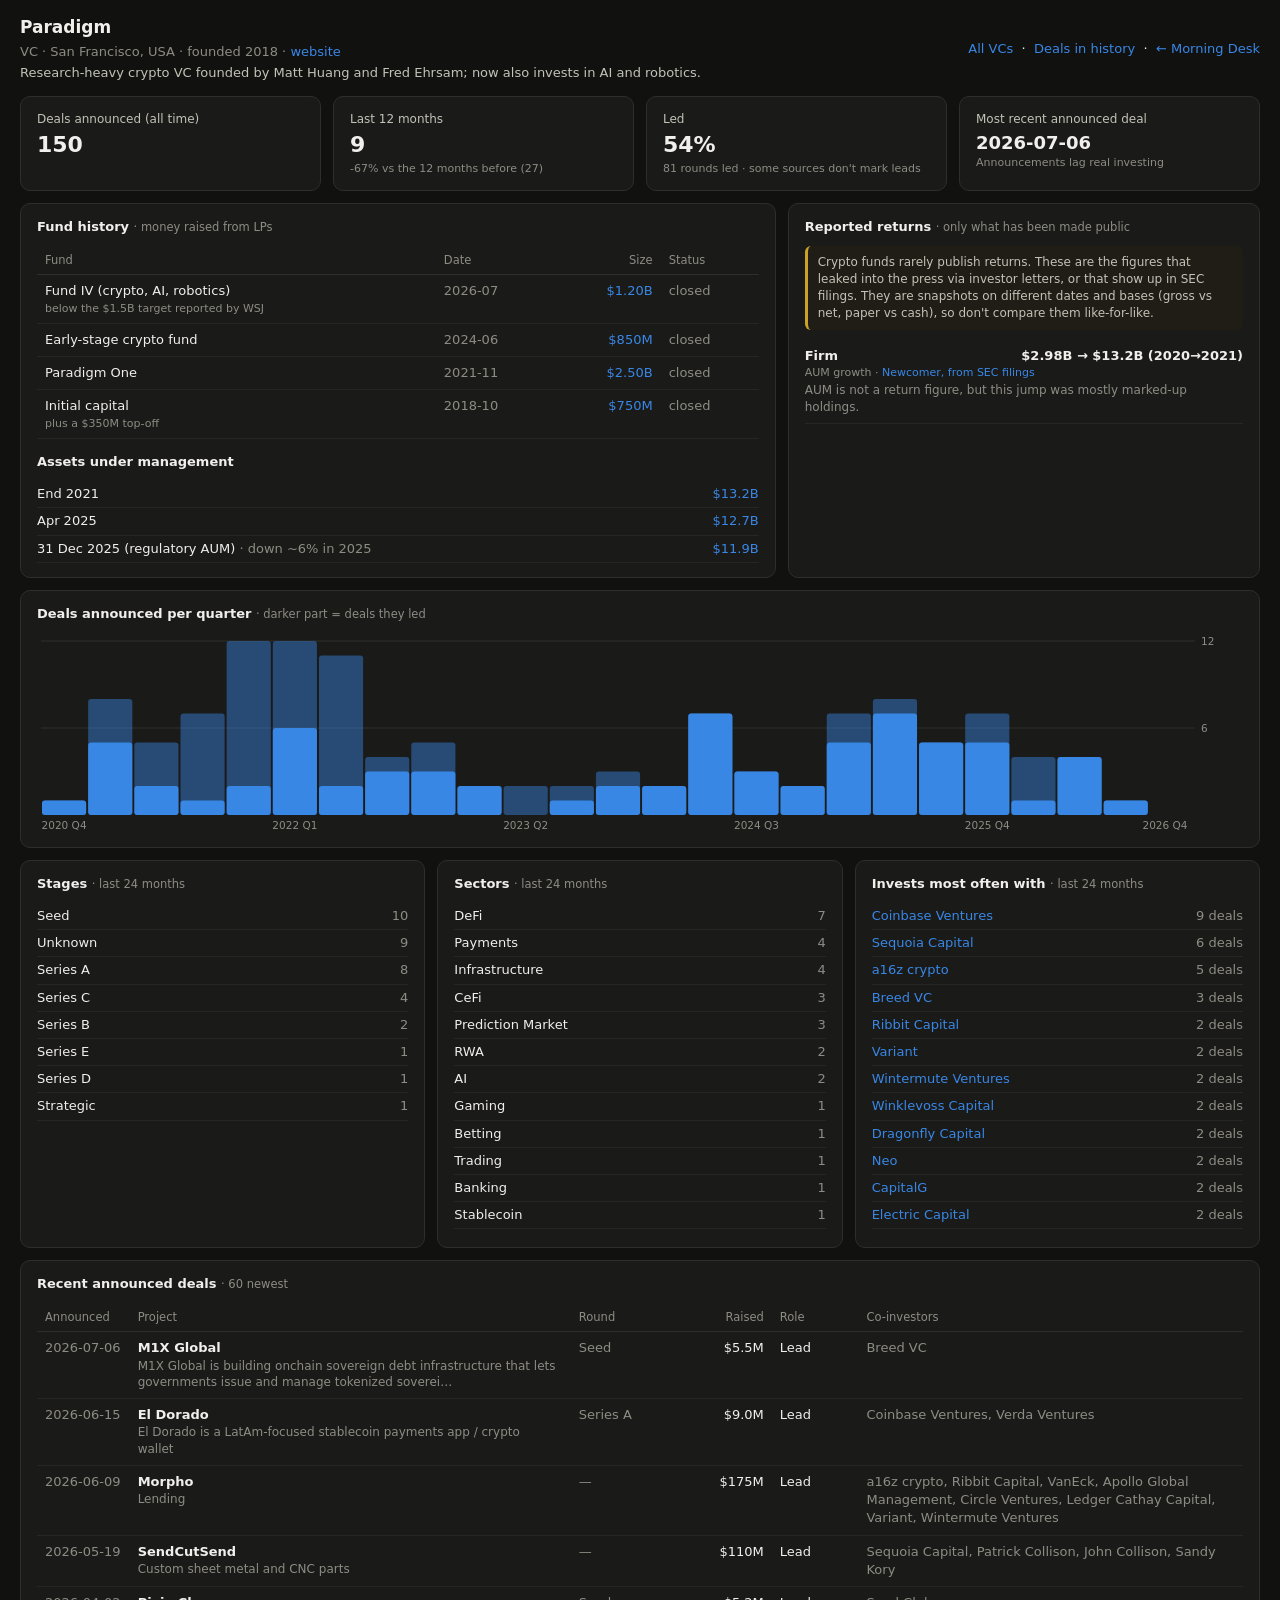
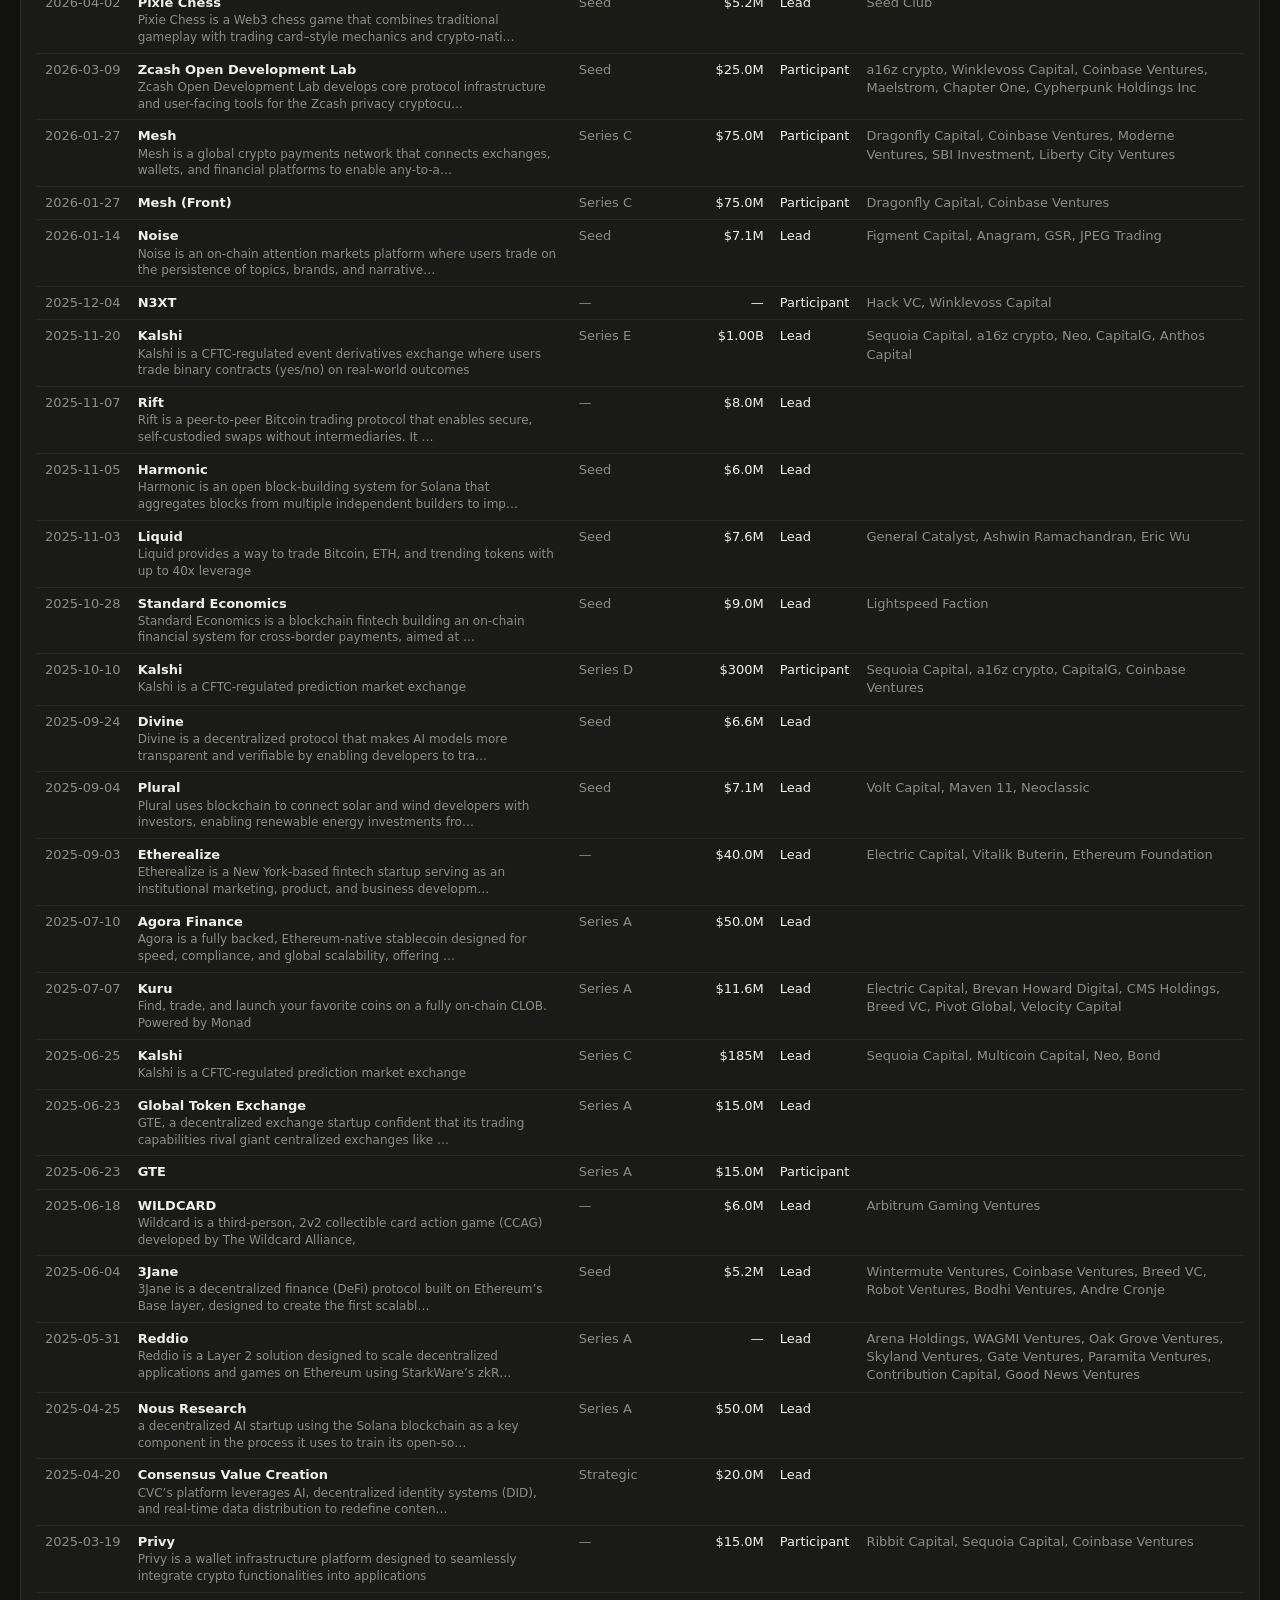
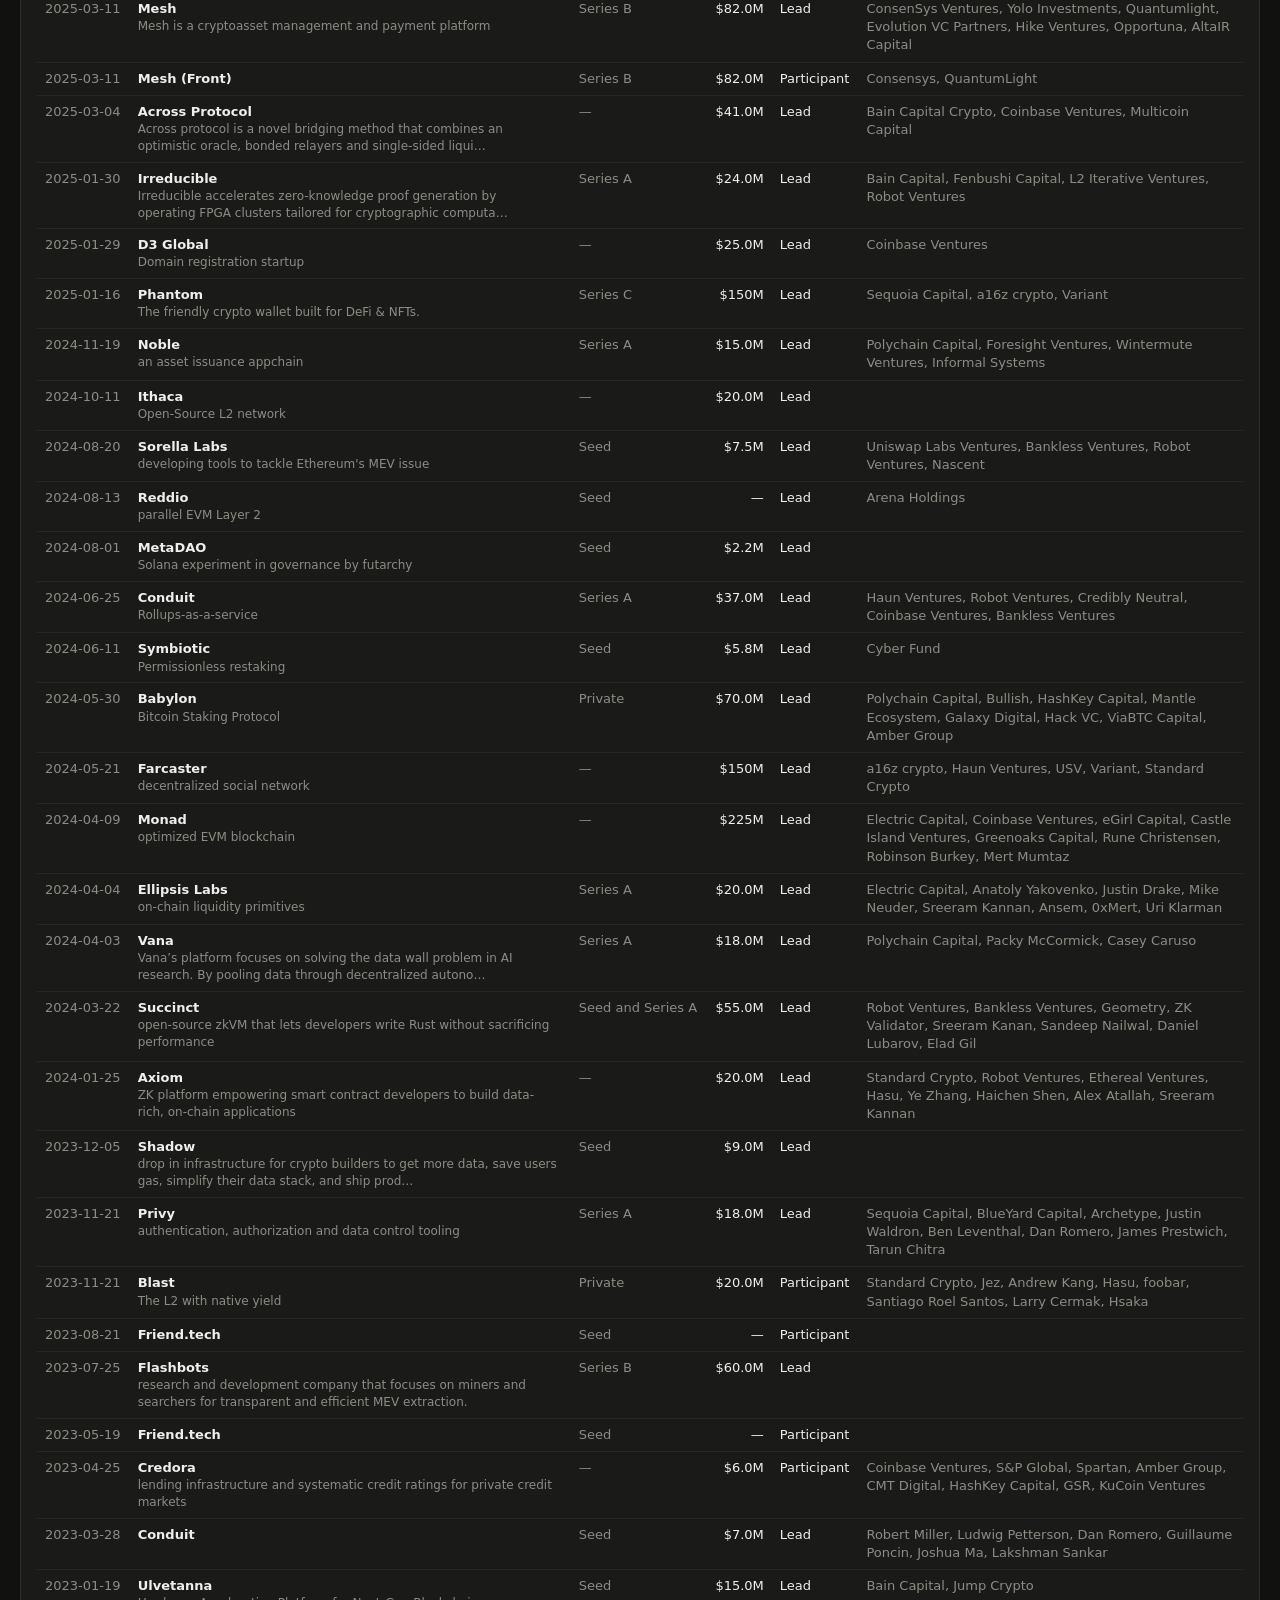
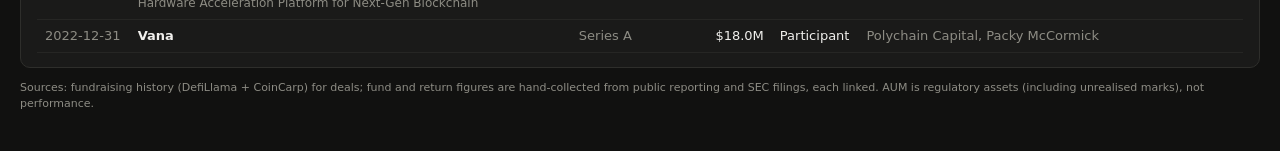
<file: vc.html>
<!DOCTYPE html>
<html lang="en">
<head>
<meta charset="utf-8">
<meta name="viewport" content="width=device-width, initial-scale=1">
<title>Investor · Morning Desk</title>
<link rel="stylesheet" href="vc.css">
<link rel="icon" type="image/svg+xml" href="favicon.svg">
<script src="btc-live.js" defer></script>
</head>
<body>
<div class="wrap">
  <header>
    <div><h1 id="name">Investor</h1><div class="muted" id="meta" style="margin-top:3px"></div></div>
    <div><a class="back" href="vcs.html">All VCs</a> &nbsp;·&nbsp; <a class="back" id="histLink" href="funding.html">Deals in history</a> &nbsp;·&nbsp; <a class="back" href="./">← Morning Desk</a></div>
  </header>

  <div class="grid stats">
    <section class="card stat"><div class="l">Deals announced (all time)</div><div class="v num" id="s-n">—</div></section>
    <section class="card stat"><div class="l">Last 12 months</div><div class="v num" id="s-12">—</div><div class="src" id="s-12c"></div></section>
    <section class="card stat"><div class="l">Led</div><div class="v num" id="s-led">—</div><div class="src" id="s-ledc"></div></section>
    <section class="card stat"><div class="l">Most recent announced deal</div><div class="v num" id="s-last" style="font-size:18px">—</div><div class="src">Announcements lag real investing</div></section>
  </div>

  <div class="grid two row">
    <section class="card"><h2>Fund history <span class="sub">· money raised from LPs</span></h2><div id="funds"></div><h2 style="margin-top:14px">Assets under management</h2><div id="aum"></div></section>
    <section class="card"><h2>Reported returns <span class="sub">· only what has been made public</span></h2><div id="perf"></div></section>
  </div>

  <section class="card row"><h2>Deals announced per quarter <span class="sub">· darker part = deals they led</span></h2><div id="chart" style="height:200px"></div></section>

  <div class="grid three row">
    <section class="card"><h2>Stages <span class="sub">· last 24 months</span></h2><div id="stages"></div></section>
    <section class="card"><h2>Sectors <span class="sub">· last 24 months</span></h2><div id="cats"></div></section>
    <section class="card"><h2>Invests most often with <span class="sub">· last 24 months</span></h2><div id="co" style="max-height:330px;overflow:auto"></div></section>
  </div>

  <section class="card row"><h2>Recent announced deals <span class="sub" id="recent-sub"></span></h2>
    <div style="overflow:auto"><table><thead><tr><th>Announced</th><th>Project</th><th>Round</th><th class="r">Raised</th><th>Role</th><th>Co-investors</th></tr></thead><tbody id="recent"></tbody></table></div>
  </section>
  <div class="src row">Sources: fundraising history (DefiLlama + CoinCarp) for deals; fund and return figures are hand-collected from public reporting and SEC filings, each linked. AUM is regulatory assets (including unrealised marks), not performance.</div>
</div>
<script src="vc-lib.js"></script>
<script>
(async () => {
  const { $, el, usd, link, bars } = VC;
  const { rows, data, canon } = await VC.load();
  const name = canon(new URLSearchParams(location.search).get('n') || 'Paradigm');
  const f = data.firms[name] || null;
  document.title = name + ' · Morning Desk';
  $('name').textContent = name;
  const metaTxt = [f?.type || VC.TYPE_LABEL[VC.typeOf(name)], f?.hq, f?.founded ? 'founded ' + f.founded : null].filter(Boolean).join(' · ');
  $('meta').replaceChildren(metaTxt,
    f?.site ? el('span', {}, ' · ', link(f.site, 'website')) : '', f?.about ? el('div', { style: 'margin-top:3px;color:var(--text-secondary)', text: f.about }) : '');
  $('histLink').href = 'funding.html#investor=' + encodeURIComponent(name);
  const mine = rows.filter(x => x.L.includes(name) || x.O.includes(name)); // newest first
  const now = Date.now(), y1 = now - 365 * 864e5, y2 = now - 730 * 864e5;
  const led = mine.filter(x => x.L.includes(name)).length, n12 = mine.filter(x => x.t >= y1).length, p12 = mine.filter(x => x.t < y1 && x.t >= y2).length;
  $('s-n').textContent = mine.length.toLocaleString(); $('s-12').textContent = n12;
  $('s-12c').textContent = p12 ? `${n12 >= p12 ? '+' : ''}${((n12 / p12 - 1) * 100).toFixed(0)}% vs the 12 months before (${p12})` : '';
  $('s-led').textContent = mine.length ? Math.round(led / mine.length * 100) + '%' : '—'; $('s-ledc').textContent = `${led} rounds led · some sources don't mark leads`;
  $('s-last').textContent = mine[0]?.d || '—';
  // funds
  const funds = [...(f?.funds || [])].sort((a, b) => (b.date || '').localeCompare(a.date || ''));
  $('funds').replaceChildren(funds.length ? el('table', {}, el('thead', {}, el('tr', {}, el('th', { text: 'Fund' }), el('th', { text: 'Date' }), el('th', { class: 'r', text: 'Size' }), el('th', { text: 'Status' }))),
    el('tbody', {}, ...funds.map(x => el('tr', {}, el('td', {}, x.name, x.note ? el('div', { class: 'src', text: x.note }) : null), el('td', { class: 'muted num', text: x.date || '—' }), el('td', { class: 'r num' }, link(x.url, usd(x.size))), el('td', { class: 'muted', text: x.status || '' })))))
    : el('div', { class: 'muted', text: f ? (f.about || 'No outside fund raises to track.') : 'Not in the hand-collected list yet. Deal activity below is still complete.' }));
  $('aum').replaceChildren(...((f?.aum || []).length ? f.aum.map(a => el('div', { class: 'kv', style: 'grid-template-columns:1fr auto' }, el('span', {}, a.label, a.note ? el('span', { class: 'muted', text: ' · ' + a.note }) : null), link(a.url, usd(a.value)))) : [el('div', { class: 'muted', text: 'No reported figure collected.' })]));
  // perf
  const perf = f?.perf || [];
  $('perf').replaceChildren(el('div', { class: 'warn', text: 'Crypto funds rarely publish returns. These are the figures that leaked into the press via investor letters, or that show up in SEC filings. They are snapshots on different dates and bases (gross vs net, paper vs cash), so don\'t compare them like-for-like.' }),
    ...(perf.length ? perf.map(p => el('div', { style: 'padding:7px 0;border-bottom:1px solid #262624' },
      el('div', { style: 'display:flex;justify-content:space-between;gap:10px' }, el('b', { text: p.fund }), el('span', { class: 'num', style: 'font-weight:600', text: p.value })),
      el('div', { class: 'src' }, p.metric + ' · ', link(p.url, p.src)), p.note ? el('div', { class: 'muted', style: 'font-size:12px;margin-top:2px', text: p.note }) : null))
      : [el('div', { class: 'muted', text: 'No returns publicly reported for this investor.' })]),
    ...(f?.lps || []).map(l => el('div', { class: 'src', style: 'margin-top:8px' }, 'LPs: ', l.text, ' ', link(l.url, 'source'))),
    ...(f?.news || []).map(n => el('div', { class: 'src', style: 'margin-top:8px' }, n.date + ': ' + n.text + ' ', link(n.url, 'source'))));
  // chart per quarter (last 6 years)
  const Q = {}; const start = now - 6 * 365 * 864e5;
  for (let t = start; t <= now; t += 80 * 864e5) Q[VC.q(t)] ||= { n: 0, l: 0 }; Q[VC.q(now)] ||= { n: 0, l: 0 };
  for (const x of mine) if (x.t >= start) { const k = VC.q(x.t); (Q[k] ||= { n: 0, l: 0 }); Q[k].n++; if (x.L.includes(name)) Q[k].l++; }
  bars($('chart'), Object.entries(Q).sort((a, b) => a[0].localeCompare(b[0])).map(([k, v]) => ({ label: k, v: v.n, v2: v.l, tip: [k, v.n + ' deals', v.l + ' led'] })), { height: 200 });
  // mixes
  const recent = mine.filter(x => x.t >= y2);
  const mix = (host, key) => { const C = {}; for (const x of recent) { const k = key(x) || 'Unknown'; C[k] = (C[k] || 0) + 1; } const e = Object.entries(C).sort((a, b) => b[1] - a[1]).slice(0, 12); const mx = e[0]?.[1] || 1;
    host.replaceChildren(...(e.length ? e.map(([k, v]) => el('div', { class: 'kv' }, el('span', { text: k }), el('div', {}, el('div', { class: 'bar', style: `width:${Math.max(4, v / mx * 100)}%` })), el('span', { class: 'num muted', text: v }))) : [el('div', { class: 'muted', text: 'No deals in the last 24 months.' })])); };
  mix($('stages'), x => x.r); mix($('cats'), x => x.c);
  const CO = {}; for (const x of recent) for (const n of [...x.L, ...x.O]) if (n !== name) CO[n] = (CO[n] || 0) + 1;
  $('co').replaceChildren(...Object.entries(CO).sort((a, b) => b[1] - a[1]).slice(0, 25).map(([k, v]) => el('div', { class: 'kv', style: 'grid-template-columns:1fr auto' }, el('a', { class: 'lnk', href: 'vc.html?n=' + encodeURIComponent(k), text: k }), el('span', { class: 'num muted', text: v + ' deals' }))));
  // recent deals
  $('recent-sub').textContent = `· ${Math.min(60, mine.length)} newest`;
  $('recent').replaceChildren(...mine.slice(0, 60).map(x => el('tr', {},
    el('td', { class: 'muted num', style: 'white-space:nowrap', text: x.d }),
    el('td', {}, el('b', { text: x.n }), x.s ? el('div', { class: 'muted', style: 'font-size:12px;max-width:420px', text: x.s.length > 120 ? x.s.slice(0, 117) + '…' : x.s }) : null),
    el('td', { class: 'muted', text: x.r || '—' }), el('td', { class: 'r num', text: x.a ? usd(x.a) : '—' }),
    el('td', { text: x.L.includes(name) ? 'Lead' : 'Participant' }),
    el('td', { class: 'muted', style: 'max-width:380px', text: [...x.L, ...x.O].filter(n => n !== name).slice(0, 8).join(', ') }))));
})();
</script>
</body>
</html>
</file>
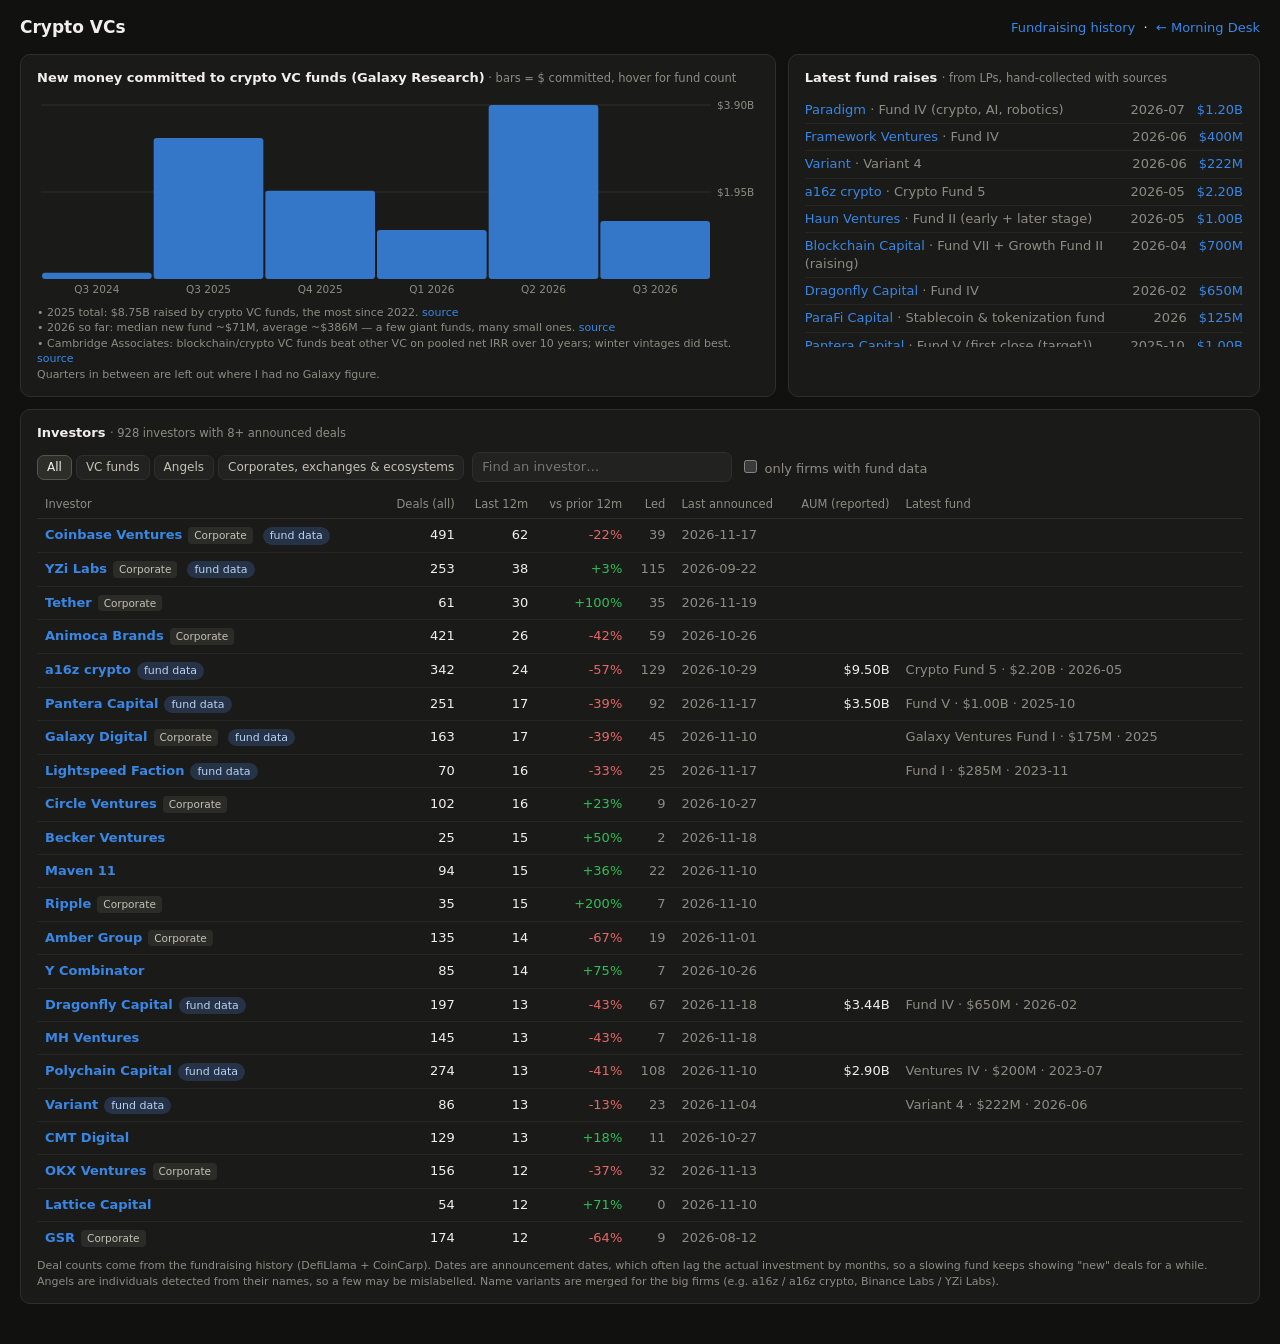
<file: vcs.html>
<!DOCTYPE html>
<html lang="en">
<head>
<meta charset="utf-8">
<meta name="viewport" content="width=device-width, initial-scale=1">
<title>Crypto VCs · Morning Desk</title>
<link rel="stylesheet" href="vc.css">
<link rel="icon" type="image/svg+xml" href="favicon.svg">
<script src="btc-live.js" defer></script>
</head>
<body>
<div class="wrap">
  <header>
    <h1>Crypto VCs</h1>
    <div><a class="back" href="funding.html">Fundraising history</a> &nbsp;·&nbsp; <a class="back" href="./">← Morning Desk</a></div>
  </header>

  <div class="grid two">
    <section class="card"><h2 id="mk-title">New money committed to crypto VC funds</h2><div id="market" style="height:200px"></div><div id="mk-notes" class="src" style="margin-top:8px"></div></section>
    <section class="card"><h2>Latest fund raises <span class="sub">· from LPs, hand-collected with sources</span></h2><div id="closes" style="max-height:250px;overflow:auto"></div></section>
  </div>

  <section class="card row">
    <div style="display:flex;justify-content:space-between;align-items:center;gap:10px;flex-wrap:wrap;margin-bottom:8px">
      <h2 style="margin:0">Investors <span class="sub" id="inv-sub"></span></h2>
      <div class="filters"><div class="tabs" id="types"><button data-k="" class="on">All</button><button data-k="fund">VC funds</button><button data-k="angel">Angels</button><button data-k="corp">Corporates, exchanges &amp; ecosystems</button></div><input type="search" id="q" placeholder="Find an investor…"><label class="muted"><input type="checkbox" id="curated"> only firms with fund data</label></div>
    </div>
    <div style="overflow:auto;max-height:760px"><table>
      <thead><tr><th data-s="name">Investor</th><th class="r" data-s="n">Deals (all)</th><th class="r" data-s="n12">Last 12m</th><th class="r" data-s="ch" title="Deals announced in the last 12 months vs the 12 months before">vs prior 12m</th><th class="r" data-s="led">Led</th><th data-s="last">Last announced</th><th class="r" data-s="aum">AUM (reported)</th><th data-s="fundDate">Latest fund</th></tr></thead>
      <tbody id="body"><tr><td colspan="8" class="muted">Loading ~11,700 rounds…</td></tr></tbody>
    </table></div>
    <div class="src" style="margin-top:8px">Deal counts come from the fundraising history (DefiLlama + CoinCarp). Dates are announcement dates, which often lag the actual investment by months, so a slowing fund keeps showing "new" deals for a while. Angels are individuals detected from their names, so a few may be mislabelled. Name variants are merged for the big firms (e.g. a16z / a16z crypto, Binance Labs / YZi Labs).</div>
  </section>
</div>
<script src="vc-lib.js"></script>
<script>
(async () => {
  const { $, el, usd, link, bars } = VC;
  const { rows, data } = await VC.load();
  const F = data.firms || {};
  // market chart
  const M = data.market; $('mk-title').replaceChildren(M.title, el('span', { class: 'sub', text: ' · bars = $ committed, hover for fund count' }));
  bars($('market'), M.rows.map(r => ({ label: r.q, v: r.usd, tip: [r.q, usd(r.usd) + ' committed', r.funds + ' new funds'] })), { height: 200, fmt: usd, labelEvery: 1 });
  $('mk-notes').replaceChildren(...M.notes.map(n => el('div', {}, '• ', n.text, ' ', link(n.url, 'source'))), el('div', {}, 'Quarters in between are left out where I had no Galaxy figure.'));
  // latest closes
  const closes = []; for (const [name, f] of Object.entries(F)) for (const fd of f.funds || []) closes.push({ firm: name, ...fd });
  closes.sort((a, b) => (b.date || '').localeCompare(a.date || ''));
  $('closes').replaceChildren(...closes.slice(0, 25).map(c => el('div', { class: 'list-row', style: 'grid-template-columns: 1fr auto auto' },
    el('span', {}, el('a', { class: 'lnk', href: 'vc.html?n=' + encodeURIComponent(c.firm), text: c.firm }), el('span', { class: 'muted', text: ' · ' + c.name + (c.status && c.status !== 'closed' ? ' (' + c.status + ')' : '') })),
    el('span', { class: 'muted num', text: c.date || '' }), link(c.url, usd(c.size)))));
  // investor stats
  const now = Date.now(), y1 = now - 365 * 864e5, y2 = now - 730 * 864e5; const S = {};
  for (const x of rows) for (const [arr, lead] of [[x.L, true], [x.O, false]]) for (const n of arr) {
    const s = (S[n] ||= { name: n, n: 0, n12: 0, p12: 0, led: 0, last: '' }); s.n++; if (lead) s.led++; if (x.t >= y1) s.n12++; else if (x.t >= y2) s.p12++; if (x.d > s.last) s.last = x.d; }
  let list = Object.values(S).filter(s => s.n >= 3 || F[s.name]); for (const s of list) s.type = VC.typeOf(s.name); let typeF = '';
  for (const s of list) { const f = F[s.name]; s.ch = s.p12 ? (s.n12 / s.p12 - 1) * 100 : (s.n12 ? 999 : -999);
    if (f) { const a = (f.aum || []).at(-1); s.aum = a?.value ?? null; const fd = [...(f.funds || [])].sort((a, b) => (b.date || '').localeCompare(a.date || ''))[0]; s.fund = fd; s.fundDate = fd?.date || ''; s.cur = true; } }
  
  let sortK = 'n12', dir = -1;
  function render() {
    const qq = $('q').value.trim().toLowerCase(), cur = $('curated').checked;
    const minN = typeF === 'angel' ? 3 : 8; const v = list.filter(s => (s.n >= minN || s.cur) && (!typeF || s.type === typeF) && (!qq || s.name.toLowerCase().includes(qq)) && (!cur || s.cur)).sort((a, b) => { const A = a[sortK] ?? -1e18, B = b[sortK] ?? -1e18; return (A > B ? 1 : A < B ? -1 : 0) * dir; });
    $('inv-sub').textContent = `· ${v.length} ${typeF ? VC.TYPE_LABEL[typeF].toLowerCase() + ' investors' : 'investors'} with ${minN}+ announced deals` + (typeF === 'angel' ? ' (individuals; detected from names, may miss a few)' : '');
    $('body').replaceChildren(...v.slice(0, 500).map(s => el('tr', {},
      el('td', {}, el('a', { class: 'lnk', style: 'font-weight:600', href: 'vc.html?n=' + encodeURIComponent(s.name), text: s.name }), s.type !== 'fund' ? el('span', { class: 'tag', style: 'margin-left:6px', text: s.type === 'angel' ? 'Angel' : 'Corporate' }) : null, s.cur ? el('span', { class: 'pill', text: 'fund data' }) : null),
      el('td', { class: 'r num', text: s.n }), el('td', { class: 'r num', text: s.n12 }),
      el('td', { class: 'r num', style: 'color:' + (s.ch > 0 ? 'var(--up)' : s.ch < 0 ? 'var(--down)' : 'inherit'), text: Math.abs(s.ch) === 999 ? (s.ch > 0 ? 'new' : (s.p12 ? '−100%' : '—')) : (s.ch >= 0 ? '+' : '') + s.ch.toFixed(0) + '%' }),
      el('td', { class: 'r num muted', text: s.led }), el('td', { class: 'muted num', text: s.last }),
      el('td', { class: 'r num', text: s.aum ? usd(s.aum) : '' }),
      el('td', { class: 'muted' }, s.fund ? `${s.fund.name} · ${usd(s.fund.size)} · ${s.fund.date}` : ''))));
  }
  document.querySelector('thead').addEventListener('click', (e) => { const th = e.target.closest('th[data-s]'); if (!th) return; const k = th.dataset.s; if (sortK === k) dir = -dir; else { sortK = k; dir = k === 'name' ? 1 : -1; } render(); });
  $('q').addEventListener('input', render); $('types').addEventListener('click', (e) => { const b = e.target.closest('button'); if (!b) return; typeF = b.dataset.k; for (const x of $('types').children) x.classList.toggle('on', x === b); render(); }); $('curated').addEventListener('change', render);
  render();
})();
</script>
</body>
</html>
</file>
<file: vc.css>
:root { color-scheme: dark; --bg:#111110; --surface-1:#1a1a19; --surface-2:#222220; --line:#2e2e2b; --text-primary:#f0efec; --text-secondary:#c3c2b7; --text-muted:#8d8c84; --series-1:#3987e5; --series-2:#d95926; --up:#2fbf55; --down:#e66767;
  font-family: -apple-system, BlinkMacSystemFont, "SF Pro Text", Inter, system-ui, sans-serif; }
* { box-sizing: border-box; }
body { margin: 0; background: var(--bg); color: var(--text-primary); font-size: 13px; line-height: 1.4; }
a { color: inherit; }
.num { font-variant-numeric: tabular-nums; }
.wrap { max-width: 1480px; margin: 0 auto; padding: 16px 20px 40px; }
header { display: flex; justify-content: space-between; align-items: center; gap: 12px; flex-wrap: wrap; margin-bottom: 14px; }
header h1 { font-size: 17px; margin: 0; }
header a.back { color: var(--series-1); text-decoration: none; font-size: 13px; }
.card { background: var(--surface-1); border: 1px solid var(--line); border-radius: 10px; padding: 14px 16px; min-width: 0; }
.row { margin-top: 12px; }
.grid { display: grid; gap: 12px; }
.stats { grid-template-columns: repeat(4, minmax(0,1fr)); }
.two { grid-template-columns: minmax(0,1.6fr) minmax(0,1fr); }
@media (max-width: 1000px) { .stats { grid-template-columns: repeat(2,minmax(0,1fr)); } .two { grid-template-columns: minmax(0,1fr); } }
.stat .l { color: var(--text-secondary); font-size: 12px; } .stat .v { font-size: 22px; font-weight: 650; margin-top: 2px; }
.filters { display: flex; flex-wrap: wrap; gap: 8px; align-items: center; }
input, select, button { font: inherit; color: var(--text-primary); background: var(--surface-2); border: 1px solid var(--line); border-radius: 7px; padding: 5px 9px; }
input[type=search] { min-width: 260px; }
button { cursor: pointer; color: var(--text-secondary); } button.on { color: var(--text-primary); background: #2d2d2a; border-color: #55554e; }
.tabs { display: flex; gap: 4px; flex-wrap: wrap; } .tabs button { padding: 3px 9px; font-size: 12px; }
h2 { font-size: 13px; margin: 0 0 10px; font-weight: 600; } .sub { color: var(--text-muted); font-size: 11.5px; font-weight: 400; }
table { width: 100%; border-collapse: collapse; }
th { text-align: left; font-weight: 500; color: var(--text-muted); font-size: 11.5px; padding: 6px 8px; border-bottom: 1px solid var(--line); position: sticky; top: 0; background: var(--surface-1); cursor: pointer; white-space: nowrap; z-index: 1; }
td { padding: 7px 8px; border-bottom: 1px solid #262624; vertical-align: top; }
.r { text-align: right; } .muted { color: var(--text-muted); }
.inv { color: var(--series-1); cursor: pointer; } .inv:hover { text-decoration: underline; }
.tag { display: inline-block; font-size: 10.5px; padding: 1px 6px; border-radius: 4px; background: #2b2b28; color: var(--text-secondary); margin: 1px 4px 1px 0; }
.list-row { display: grid; grid-template-columns: 1fr auto auto auto; gap: 12px; padding: 4px 0; border-bottom: 1px solid #262624; cursor: pointer; }
.list-row:hover { background: #24241f; }
#tip { position: fixed; pointer-events: none; background: #2a2a27; border: 1px solid #45453f; border-radius: 6px; padding: 5px 8px; font-size: 12px; z-index: 50; display: none; white-space: nowrap; }
svg text { fill: var(--text-muted); font-size: 10.5px; }
.src { color: var(--text-muted); font-size: 11px; }
.more { margin-top: 10px; text-align: center; }
</style>
</head>
.bar { height: 6px; background: var(--series-1); border-radius: 3px; opacity: .85; }
.kv { display: grid; grid-template-columns: 1fr 70px auto; gap: 10px; align-items: center; padding: 4px 0; border-bottom: 1px solid #262624; }
.warn { border-left: 3px solid #c9a227; background: #1f1d15; padding: 8px 10px; border-radius: 6px; color: var(--text-secondary); font-size: 12px; margin-bottom: 10px; }
.pill { display: inline-block; font-size: 11px; padding: 1px 7px; border-radius: 10px; background: #263246; color: #b9d2f5; margin-left: 6px; }
a.lnk { color: var(--series-1); text-decoration: none; } a.lnk:hover { text-decoration: underline; }
.three { grid-template-columns: repeat(3, minmax(0,1fr)); } @media (max-width: 1000px) { .three { grid-template-columns: minmax(0,1fr); } }
</file>
